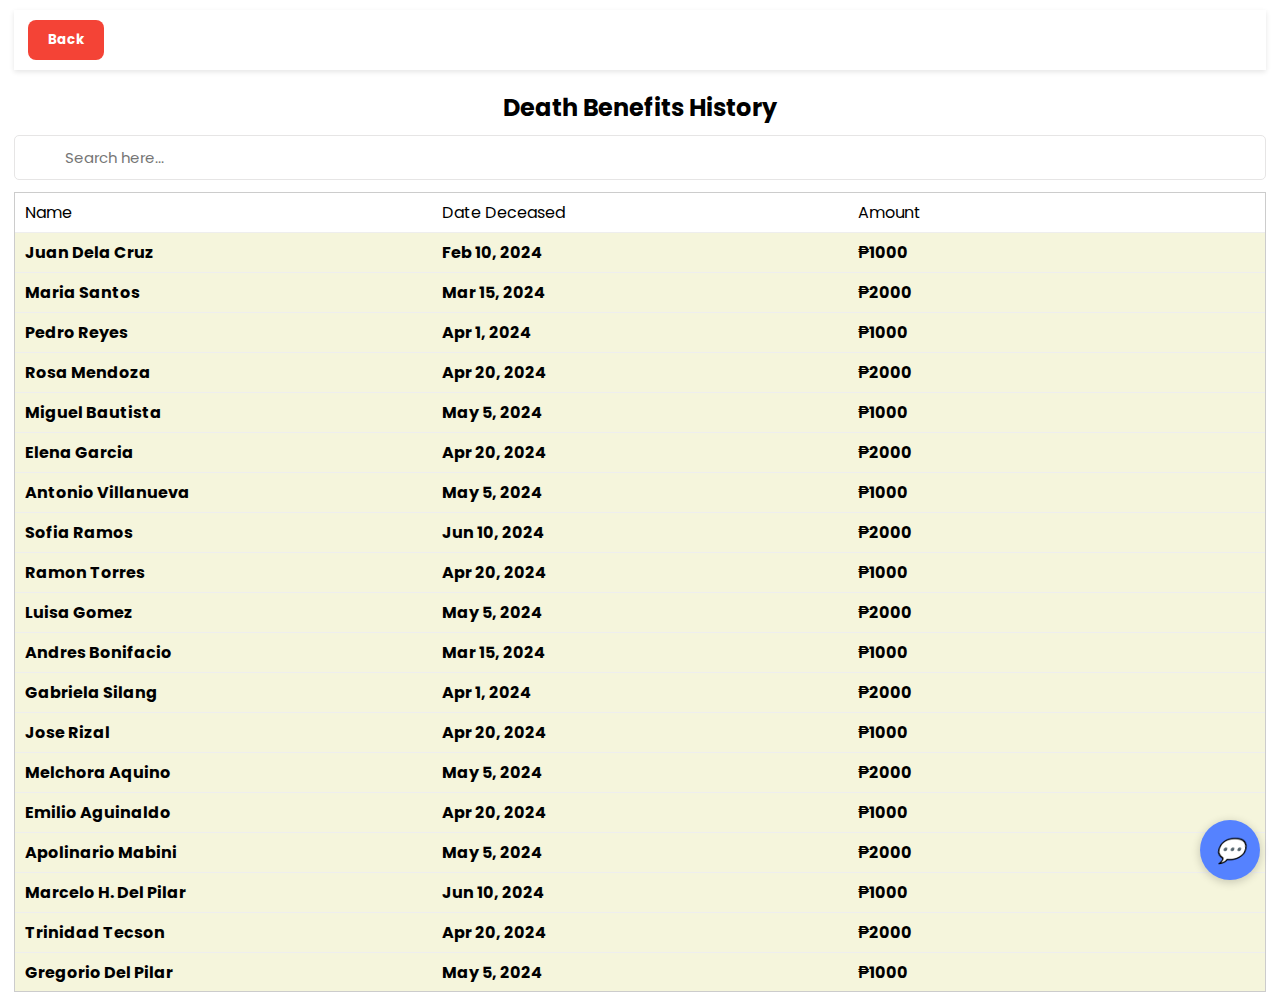
<file: pages/deathbenefitshistory.html>
<!DOCTYPE html>
<html lang="en">

<head>
  <meta charset="UTF-8" />
  <meta http-equiv="X-UA-Compatible" content="IE=edge" />
  <meta name="viewport" content="width=device-width, initial-scale=1.0" />
  
  <title>Senior Citizen</title>
  
  <link rel="stylesheet" href="../css/chatbot.css">
  <link href="https://fonts.googleapis.com/css2?family=Poppins:wght@200;300;400;500;600&display=swap" rel="stylesheet">
  <link rel="stylesheet" href="https://unicons.iconscout.com/release/v4.0.0/css/line.css">


  <style>
    * {
      margin: 0;
      padding: 0;
      box-sizing: border-box;
      font-family: 'Poppins', sans-serif;
    }

    :root {
      --primary-color: #0E4BF1;
      --panel-color: #FFF;
      --text-color: #000;
      --black-light-color: #000;
      --border-color: #e6e5e5;
      --toggle-color: #DDD;
      --box1-color: #4DA3FF;
      --box2-color: #FFE6AC;
      --box3-color: #E7D1FC;
      --title-icon-color: #fff;
      --tran-05: all 0.5s ease;
      --tran-03: all 0.3s ease;
    }

    body {
      min-height: 100vh;
      background-color: var(--primary-color);
    }

    body.dark {
      --primary-color: #3A3B3C;
      --panel-color: #242526;
      --text-color: #CCC;
      --black-light-color: #CCC;
      --border-color: #4D4C4C;
      --toggle-color: #FFF;
      --box1-color: #3A3B3C;
      --box2-color: #3A3B3C;
      --box3-color: #3A3B3C;
      --title-icon-color: #CCC;
    }

    .dashboard {
      position: relative;
      background-color: var(--panel-color);
      min-height: 100vh;
      padding: 10px 14px;
      
    }

   .top {
  position: sticky;
  top: 0;
  z-index: 1000;
  display: flex;
  justify-content: space-between;
  align-items: center;
  background-color: var(--panel-color, white);
  padding: 10px 14px;
  box-shadow: 0 2px 5px rgba(0, 0, 0, 0.1);
  width: 100%;
}

    .close-btn {
      margin-right:10px;
      padding: 10px 20px;
      background-color: #f44336;
      color: white;
      border: none;
      border-radius: 8px;
      font-weight: bold;
      cursor: pointer;
      transition: background 0.3s;
    }

    .close-btn:hover {
      background-color: #d32f2f;
    }

    .search-box {
      position: relative;
      height: 45px;
      width: 100%;
      max-width: 100%;
      margin: 0;
    }

    .search-box input {
      width: 100%;
      height: 100%;
      padding: 0 25px 0 50px;
      border: 1px solid var(--border-color);
      border-radius: 5px;
      background-color: var(--panel-color);
      color: var(--text-color);
      font-size: 15px;
      outline: none;
    }

    .search-box i {
      position: absolute;
      left: 15px;
      font-size: 22px;
      z-index: 10;
      top: 50%;
      transform: translateY(-50%);
      color: var(--black-light-color);
    }

    .overview .boxes {
      display: flex;
      flex-wrap: wrap;
      gap: 20px;
      margin-top: 20px;
    }

    .box {
      flex: 1 1 250px;
      padding: 20px;
      border-radius: 12px;
      background: var(--box1-color);
      box-shadow: 0 4px 12px rgba(0, 0, 0, 0.1);
      text-align: center;
      transition: transform 0.3s;
    }

    .box:hover {
      transform: translateY(-5px);
    }

 

    .container {
      background: white;
      padding: 60px;
      border-radius: 10px;
      box-shadow: 0 4px 10px rgba(0, 0, 0, 0.1);
      text-align: center;
      max-width: 400px;
      margin: 30px auto;
    }

 
    .box .number {
  display: block;
  font-size: 32px;
  font-weight: bold;
  color: #333;
}
  
  .dashboard .top .search-box{
    position: relative;
    height: 45px;
    max-width: 600px;
    width: 100%;
    margin: 0 30px;
}
.top .search-box input{
    position: absolute;
    border: 1px solid var(--border-color);
    background-color: var(--panel-color);
    padding: 0 25px 0 50px;
    border-radius: 5px;
    height: 100%;
    width: 100%;
    color: var(--text-color);
    font-size: 15px;
    font-weight: 400;
    outline: none;
}
.top .search-box i{
    position: absolute;
    left: 15px;
    font-size: 22px;
    z-index: 10;
    top: 50%;
    transform: translateY(-50%);
    color: var(--black-light-color);
}

  </style>
</head>

<body>
  <section class="dashboard">
  <div class="top">
    <button class="close-btn" id="cancel-btn">Back</button>
    
  </div>

  
        
        
        
       
  <style>
  
    .container {
      background: white;
      padding: 60px;
      border-radius: 10px;
      box-shadow: 0 4px 10px rgba(0, 0, 0, 0.1);
      text-align: center;
      max-width: 400px;
      width: 100%;
      display: flex;
      flex-direction: column;
      align-items: center;
      margin: 0 auto;
    }

    #reader {
      width: 300px;
      height: 300px;
    }

    #result {
      margin-top: 15px;
      font-size: 16px;
      color: green;
      word-wrap: break-word;
    }

    .year-box {
      background-color: white;
      padding: 30px 50px;
      border-radius: 15px;
      box-shadow: 0 8px 20px rgba(0, 0, 0, 0.1);
      font-size: 2rem;
      font-weight: bold;
      color: #1a73e8;
      text-align: center;
    }

    .activity-data-table {
      display: flex;
      flex-direction: row;
      max-height: 400px;
      overflow-y: scroll;
      border: 1px solid #ccc;
    }

    .data {
      display: flex;
      flex-direction: column;
      flex: 1;
    }

    .data-title {
      position: sticky;
      top: 0;
      background: white;
      font-weight: bold;
      padding: 8px;
      z-index: 1;
      border-bottom: 1px solid #ccc;
    }

    .data-list {
      padding: 8px;
      border-bottom: 1px solid #eee;
    }

    .activity-summary {
      display: flex;
      justify-content: space-between;
      margin-top: 20px;
      background-color: #f8f9fa;
      padding: 20px;
      border-radius: 10px;
      box-shadow: 0 4px 10px rgba(0, 0, 0, 0.1);
      font-size: 1.2rem;
      font-weight: bold;
    }

    .summary-item {
      flex: 1;
      text-align: center;
    }

    .summary-title {
      font-size: 1.1rem;
      color: #333;
    }

    .summary-value {
      font-size: 1.3rem;
      color: #1a73e8;
    }

    
.activity-data-table {
  max-height: 400px;
  overflow-y: auto;
  border: 1px solid #ccc;
  margin-top:12px;
}

.data-table-scroll {
  width: 100%;
}

.data-row.header {
  position: sticky;
  top: 0;
  background-color: white;
  z-index: 2;
  border-bottom: 2px solid #ccc;
  font-weight: bold;
  
}

.data-row {
  display: flex;
  border-bottom: 1px solid #eee;
}

.cell {
  flex: 1;
  padding: 10px;
}

hr {
  border: none;
  border-top: 3px solid black;
  margin-top:10px;
  margin-bottom:6px;

}
  .activity-data-table  {
      max-height:400px;
      overflow-y: auto;
      display: block;
      background-color: #f5f5dc;
  }


  .data-row {
    display: flex;
    border-bottom: 1px solid #ddd;
    height:40px;
  }

  .cell {
      flex: 1;
      padding: 8px;
      display: flex;
      align-items: center;
      padding:10px;
  }

  .header-row {
    position: sticky;
      top: 0;
      background-color: white;
      z-index: 2;
      border-bottom: 2px solid #aaa;
  }
  
  .meeting-box {
  background-color: #8098ff;
  padding: 20px;
  text-align: center;
  border-radius: 8px; 
  margin: 20px auto;
}



.activity-data-table {
  max-height: 800px;
  overflow-y: auto;
  border: 1px solid #ccc;
  margin-top:12px;
}

.data-table-scroll {
  width: 100%;
}

.data-row.header {
  position: sticky;
  top: 0;
  background-color: white;
  z-index: 2;
  border-bottom: 2px solid #ccc;
  font-weight: bold;
  
}

.data-row {
  display: flex;
  border-bottom: 1px solid #eee;
}

.cell {
  flex: 1;
  padding: 10px;
}
 .table-title {

      font-size: 24px;
      font-weight: bold;
      margin-top: 20px;
      margin-bottom: 10px;
      
    }
  </style>
</head>

<body>
  
  

      
      

   

<center>
  <div class="table-title">Death Benefits History</div> <!-- Added title here --></center>
  

<div class="search-box">
      <i class="uil uil-search"></i>
      <input type="text" id="search-input" placeholder="Search here..." oninput="filterTable()">
    </div>
      <div class="activity-data-table">
    <div class="data-row header-row">
          
          
          
         
          <div class="cell">Name</div>
          <div class="cell">Date Deceased</div>
          <div class ="cell">Amount</div>
        </div>
        <!-- Sample Data Rows -->
        <b>
        <div class="data-row">
      <div class="cell">Juan Dela Cruz</div>
      <div class="cell">Feb 10, 2024</div>
      <div class="cell">₱1000</div>
    </div>
    <div class="data-row">
      <div class="cell">Maria Santos</div>
      <div class="cell">Mar 15, 2024</div>
      <div class="cell">₱2000</div>
    </div>
    <div class="data-row">
      <div class="cell">Pedro Reyes</div>
      <div class="cell">Apr 1, 2024</div>
      <div class="cell">₱1000</div>
    </div>
    <div class="data-row">
      <div class="cell">Rosa Mendoza</div>
      <div class="cell">Apr 20, 2024</div>
      <div class="cell">₱2000</div>
    </div>
    <div class="data-row">
      <div class="cell">Miguel Bautista</div>
      <div class="cell">May 5, 2024</div>
      <div class="cell">₱1000</div>
    </div>
    <div class="data-row">
      <div class="cell">Elena Garcia</div>
      <div class="cell">Apr 20, 2024</div>
      <div class="cell">₱2000</div>
    </div>
    <div class="data-row">
      <div class="cell">Antonio Villanueva</div>
      <div class="cell">May 5, 2024</div>
      <div class="cell">₱1000</div>
    </div>
    <div class="data-row">
      <div class="cell">Sofia Ramos</div>
      <div class="cell">Jun 10, 2024</div>
      <div class="cell">₱2000</div>
    </div>
    <div class="data-row">
      <div class="cell">Ramon Torres</div>
      <div class="cell">Apr 20, 2024</div>
      <div class="cell">₱1000</div>
    </div>
    <div class="data-row">
      <div class="cell">Luisa Gomez</div>
      <div class="cell">May 5, 2024</div>
      <div class="cell">₱2000</div>
    </div>
      <div class="data-row">
      <div class="cell">Andres Bonifacio</div>
      <div class="cell">Mar 15, 2024</div>
      <div class="cell">₱1000</div>
    </div>
    <div class="data-row">
      <div class="cell">Gabriela Silang</div>
      <div class="cell">Apr 1, 2024</div>
      <div class="cell">₱2000</div>
    </div>
    <div class="data-row">
      <div class="cell">Jose Rizal</div>
      <div class="cell">Apr 20, 2024</div>
      <div class="cell">₱1000</div>
    </div>
    <div class="data-row">
      <div class="cell">Melchora Aquino</div>
      <div class="cell">May 5, 2024</div>
      <div class="cell">₱2000</div>
    </div>
    <div class="data-row">
      <div class="cell">Emilio Aguinaldo</div>
      <div class="cell">Apr 20, 2024</div>
      <div class="cell">₱1000</div>
    </div>
    <div class="data-row">
      <div class="cell">Apolinario Mabini</div>
      <div class="cell">May 5, 2024</div>
      <div class="cell">₱2000</div>
    </div>
    <div class="data-row">
      <div class="cell">Marcelo H. Del Pilar</div>
      <div class="cell">Jun 10, 2024</div>
      <div class="cell">₱1000</div>
    </div>
    <div class="data-row">
      <div class="cell">Trinidad Tecson</div>
      <div class="cell">Apr 20, 2024</div>
      <div class="cell">₱2000</div>
    </div>
    <div class="data-row">
      <div class="cell">Gregorio Del Pilar</div>
      <div class="cell">May 5, 2024</div>
      <div class="cell">₱1000</div>
    </div>
  <div class="data-row">
      <div class="cell">Manuel L. Quezon</div>
      <div class="cell">Mar 15, 2024</div>
      <div class="cell">₱2000</div>
    </div>
    <div class="data-row">
      <div class="cell">Sergio Osmena</div>
      <div class="cell">Apr 1, 2024</div>
      <div class="cell">₱1000</div>
    </div>
    <div class="data-row">
      <div class="cell">Fernando Amorsolo</div>
      <div class="cell">Apr 20, 2024</div>
      <div class="cell">₱2000</div>
    </div>
    <div class="data-row">
      <div class="cell">Corazon Aquino</div>
      <div class="cell">May 5, 2024</div>
      <div class="cell">₱1000</div>
    </div>
    <div class="data-row">
      <div class="cell">Benigno Aquino</div>
      <div class="cell">Apr 20, 2024</div>
      <div class="cell">₱2000</div>
    </div>
    <div class="data-row">
      <div class="cell">Rodrigo Duterte</div>
      <div class="cell">May 5, 2024</div>
      <div class="cell">₱1000</div>
    </div>
    <div class="data-row">
      <div class="cell">Leni Robredo</div>
      <div class="cell">Jun 10, 2024</div>
      <div class="cell">₱2000</div>
    </div>
    <div class="data-row">
      <div class="cell">Manny Pacquiao</div>
      <div class="cell">Apr 20, 2024</div>
      <div class="cell">₱1000</div>
    </div>
    <div class="data-row">
      <div class="cell">Lea Salonga</div>
      <div class="cell">May 5, 2024</div>
      <div class="cell">₱2000</div>
    </div>
  <div class="data-row">
      <div class="cell">Isagani Cruz</div>
      <div class="cell">Mar 15, 2024</div>
      <div class="cell">₱1000</div>
    </div>
    <div class="data-row">
      <div class="cell">Mariano Ponce</div>
      <div class="cell">Apr 1, 2024</div>
      <div class="cell">₱2000</div>
    </div>
    <div class="data-row">
      <div class="cell">Graciano Lopez Jaena</div>
      <div class="cell">Apr 20, 2024</div>
      <div class="cell">₱1000</div>
    </div>
    <div class="data-row">
      <div class="cell">Maximo Viola</div>
      <div class="cell">May 5, 2024</div>
      <div class="cell">₱2000</div>
    </div>
    <div class="data-row">
      <div class="cell">Paz Marquez Benitez</div>
      <div class="cell">Apr 20, 2024</div>
      <div class="cell">₱1000</div>
    </div>
    <div class="data-row">
      <div class="cell">Carlos P. Romulo</div>
      <div class="cell">May 5, 2024</div>
      <div class="cell">₱2000</div>
    </div>
    <div class="data-row">
      <div class="cell">Nick Joaquin</div>
      <div class="cell">Jun 10, 2024</div>
      <div class="cell">₱1000</div>
    </div>
    <div class="data-row">
      <div class="cell">F. Sionil Jose</div>
      <div class="cell">Apr 20, 2024</div>
      <div class="cell">₱2000</div>
    </div>
    <div class="data-row">
      <div class="cell">Bienvenido Lumbera</div>
      <div class="cell">May 5, 2024</div>
      <div class="cell">₱1000</div>
    </div>
  <div class="data-row">
      <div class="cell">Rolando Tinio</div>
      <div class="cell">Mar 15, 2024</div>
      <div class="cell">₱2000</div>
    </div>
    <div class="data-row">
      <div class="cell">Alejandro Roces</div>
      <div class="cell">Apr 1, 2024</div>
      <div class="cell">₱1000</div>
    </div>
    <div class="data-row">
      <div class="cell">Virgilio Almario</div>
      <div class="cell">Apr 20, 2024</div>
      <div class="cell">₱2000</div>
    </div>
    <div class="data-row">
      <div class="cell">Ricardo Manapat</div>
      <div class="cell">May 5, 2024</div>
      <div class="cell">₱1000</div>
    </div>
    <div class="data-row">
      <div class="cell">Ramon Magsaysay</div>
      <div class="cell">Apr 20, 2024</div>
      <div class="cell">₱2000</div>
    </div>
    <div class="data-row">
      <div class="cell">Arsenio Lacson</div>
      <div class="cell">May 5, 2024</div>
      <div class="cell">₱1000</div>
    </div>
    <div class="data-row">
      <div class="cell">Ramon Avancena</div>
      <div class="cell">Jun 10, 2024</div>
      <div class="cell">₱2000</div>
    </div>
    <div class="data-row">
      <div class="cell">Claro M. Recto</div>
      <div class="cell">Apr 20, 2024</div>
      <div class="cell">₱1000</div>
    </div>
    <div class="data-row">
      <div class="cell">Lorenzo Tanada</div>
      <div class="cell">May 5, 2024</div>
      <div class="cell">₱2000</div>
    </div>
  <div class="data-row">
      <div class="cell">Jose P. Laurel</div>
      <div class="cell">Mar 15, 2024</div>
      <div class="cell">₱1000</div>
    </div>
    <div class="data-row">
      <div class="cell">Ferdinand Marcos</div>
      <div class="cell">Apr 1, 2024</div>
      <div class="cell">₱2000</div>
    </div>
    <div class="data-row">
      <div class="cell">Diosdado Macapagal</div>
      <div class="cell">Apr 20, 2024</div>
      <div class="cell">₱1000</div>
    </div>
    <div class="data-row">
      <div class="cell">Ninoy Aquino</div>
      <div class="cell">May 5, 2024</div>
      <div class="cell">₱2000</div>
    </div>
    <div class="data-row">
      <div class="cell">Lapu-Lapu</div>
      <div class="cell">Apr 20, 2024</div>
      <div class="cell">₱1000</div>
    </div>
    <div class="data-row">
      <div class="cell">Fernando Poe Jr.</div>
      <div class="cell">May 5, 2024</div>
      <div class="cell">₱2000</div>
    </div>
    <div class="data-row">
      <div class="cell">Miriam Santiago</div>
      <div class="cell">Jun 10, 2024</div>
      <div class="cell">₱1000</div>
    </div>
    <div class="data-row">
      <div class="cell">Gloria Macapagal</div>
      <div class="cell">Apr 20, 2024</div>
      <div class="cell">₱2000</div>
    </div>
    <div class="data-row">
      <div class="cell">Nora Aunor</div>
      <div class="cell">May 5, 2024</div>
      <div class="cell">₱1000</div>
    </div>
  <div class="data-row">
      <div class="cell">Vilma Santos</div>
      <div class="cell">Mar 15, 2024</div>
      <div class="cell">₱2000</div>
    </div>
    <div class="data-row">
      <div class="cell">Sharon Cuneta</div>
      <div class="cell">Apr 1, 2024</div>
      <div class="cell">₱1000</div>
    </div>
    <div class="data-row">
      <div class="cell">Pia Wurtzbach</div>
      <div class="cell">Apr 20, 2024</div>
      <div class="cell">₱2000</div>
    </div>
    <div class="data-row">
      <div class="cell">Catriona Gray</div>
      <div class="cell">May 5, 2024</div>
      <div class="cell">₱1000</div>
    </div>
    <div class="data-row">
      <div class="cell">Willie Revillame</div>
      <div class="cell">Apr 20, 2024</div>
      <div class="cell">₱2000</div>
    </div>
    <div class="data-row">
      <div class="cell">Vice Ganda</div>
      <div class="cell">May 5, 2024</div>
      <div class="cell">₱1000</div>
    </div>
    <div class="data-row">
      <div class="cell">Coco Martin</div>
      <div class="cell">Jun 10, 2024</div>
      <div class="cell">₱2000</div>
    </div>
    <div class="data-row">
      <div class="cell">Anne Curtis</div>
      <div class="cell">Apr 20, 2024</div>
      <div class="cell">₱1000</div>
    </div>
    <div class="data-row">
      <div class="cell">Angel Locsin</div>
      <div class="cell">May 5, 2024</div>
      <div class="cell">₱2000</div>
    </div>
    </b>


    
  </div>
    </section> 
 <script>
      
  document.getElementById("cancel-btn").addEventListener("click", () => {
  window.history.back();
});


   
</script>


<script>
function filterTable() {
  const input = document.getElementById("search-input");
  const filter = input.value.toLowerCase();
  const rows = document.querySelectorAll(".activity-data-table .data-row");

  rows.forEach((row, index) => {
    if (index === 0) return; // Skip the header row

    const cells = row.querySelectorAll(".cell");
    let textContent = "";
    cells.forEach(cell => {
      textContent += cell.textContent.toLowerCase() + " ";
    });

    if (textContent.includes(filter)) {
      row.style.display = "";
    } else {
      row.style.display = "none";
    }
  });
}
</script>



<!-- Chat Widget -->
<div class="chat-widget" id="chat-widget">
    <div class="chat-bubble" id="chat-bubble">
        <i>💬</i>
    </div>
    
    <div class="chat-container" id="chat-container">
        <div class="chat-header">
            <div class="chat-title">
                <span class="status-indicator"></span>
                AI Assistant
            </div>
            <div class="chat-close" id="chat-close">×</div>
        </div>
        
        <div class="chat-messages" id="chat-messages">
            <div class="message-container bot-container">
                <div class="message bot-message">
                    Maayong adlaw! Ako imong AI assistant. Unsay akong ikatabang nimo karon?
                </div>
                <span class="timestamp">Now</span>
            </div>
            
            <div class="typing-indicator" id="typing-indicator">
                <div class="typing-bubble"></div>
                <div class="typing-bubble"></div>
                <div class="typing-bubble"></div>
            </div>
        </div>
        
        <div class="chat-input">
            <textarea class="chat-input-field" id="chat-input-field" placeholder="I-type imong mensahe..." rows="1"></textarea>
            <button class="chat-send-btn" id="chat-send-btn">➤</button>
        </div>
    </div>
</div>

    
 
 
 <script src="../js/chatbot.js"></script>
   
</body>

</html>
</file>
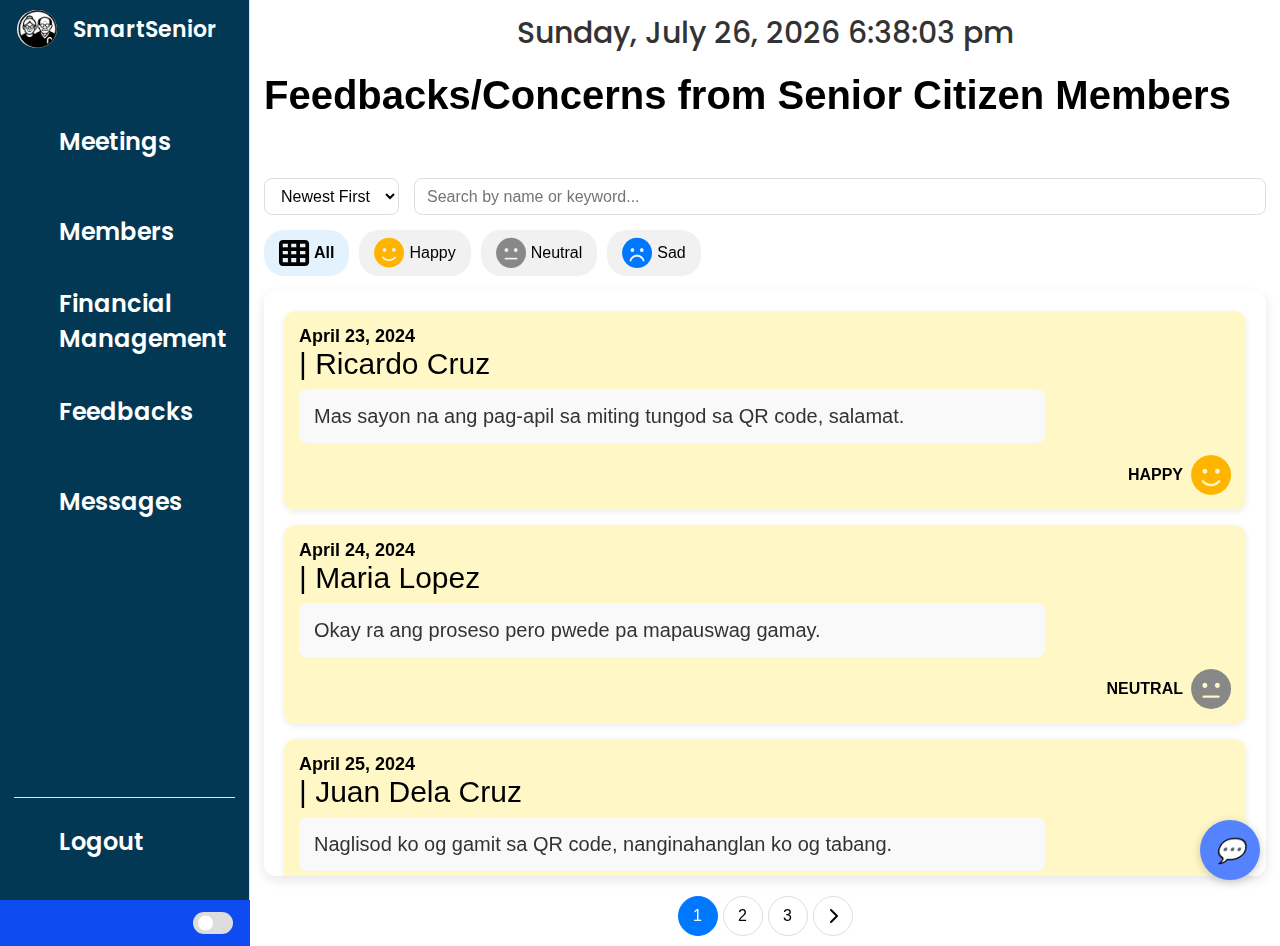
<file: pages/feedbacks.html>
<!DOCTYPE html>

<html lang="en">
<head>
    <meta charset="UTF-8">
    <meta http-equiv="X-UA-Compatible" content="IE=edge">
    <meta name="viewport" content="width=device-width, initial-scale=1.0">
    
    <!----======== CSS ======== -->
    <link rel="stylesheet" href="../css/style.css">
    <link rel="stylesheet" href="../css/chatbot.css">
     
    <!----===== Iconscout CSS ===== -->
    <link rel="stylesheet" href="https://unicons.iconscout.com/release/v4.0.0/css/line.css">

    <title>Senior Citizen </title> 
</head>
<body>
    <nav>
        <div class="logo-name">
            <div class="logo-image">
                <img src="../img/logo.jpg" alt="">
            </div>

            <span class="logo_name">SmartSenior
            </span>
        </div>

        <div class="menu-items">
            <ul class="nav-links">
                <li><a href="index.html">
                    <i class="uil uil-estate"></i>
                    <span class="link-name">Meetings</span>
                </a></li>
                <li><a href="members.html">
              <i class="uil uil-users-alt"></i>
                    <span class="link-name">Members</span>
                </a></li>
                <li><a href="financialmanagement.html">
                    <i class="uil uil-chart"></i>
                    <span class="link-name">Financial Management </span>
                </a></li>
                <li><a href="#">
                    <i class="uil uil-thumbs-up"></i>
                    <span class="link-name">Feedbacks</span>
                </a></li>
                <li><a href="messages.html">
                    <i class="uil uil-comments"></i>
                    <span class="link-name">Messages</span>
                </a></li>
         
            </ul>
            
            <ul class="logout-mode">
                <li><a href="#">
                    <i class="uil uil-signout"></i>
                    <span class="link-name">Logout</span>
                </a></li>

                

                <div class="mode-toggle">
                  <span class="switch"></span>
                </div>
            </li>
            </ul>
        </div>
    </nav>

    <section class="dashboard">
        <div class="top">
            <i class="uil uil-bars sidebar-toggle"></i>
            <div id="current-date" class="current-date"></div>
            









            
        </div>
        
        
        
        
        
               <style>
           
          
           

.overview .boxes {
  display: flex;
  flex-wrap: wrap;
  gap: 20px;
  justify-content: space-between;
}

.box {
  flex: 1 1 250px;
  padding: 20px;
  border-radius: 12px;
  box-shadow: 0 4px 12px rgba(0, 0, 0, 0.1);
  text-align: center;
  background: #f5f5f5;
  transition: transform 0.3s;
}

.box:hover {
  transform: translateY(-5px);
}





           
           
       </style>
       
       
        
        
            
            
            
            <hr>
            

  <style>
    
    .sc-feedback-system * {
      box-sizing: border-box;
      font-family: 'Segoe UI', Tahoma, Geneva, Verdana, sans-serif;
    }

    
    
    .sc-feedback-system .header-section {
      display: flex;
      justify-content: space-between;
      align-items: center;
      margin-top: 30px;
      flex-wrap: wrap;
      gap: 15px;
    }

    .sc-feedback-system .main-header {
      font-size: clamp(1.2rem, 5vw, 2.5rem);
      text-align: center;
      word-break: break-word;
      margin: 0.5em 0;
    }

    @media (max-width: 400px) {
      .sc-feedback-system .main-header {
        padding: 0 1rem;
      }
    }

    .controls{
       margin-top: 40px;
        
    }
    .sc-feedback-system .controls {
      display: flex;
      gap: 15px;
      flex-wrap: wrap;
      width: 100%;
      margin-bottom: 15px;
    }

    .sc-feedback-system .filter-dropdown, 
    .sc-feedback-system .search-box {
      padding: 8px 12px;
      border-radius: 8px;
      border: 1px solid #ddd;
      font-size: 16px;
      background-color: white;
    }

    .sc-feedback-system .search-box {
      flex-grow: 1;
    }

    .sc-feedback-system .mood-filter {
      display: flex;
      gap: 10px;
      margin-bottom: 15px;
      flex-wrap: wrap;
    }

    .sc-feedback-system .mood-btn {
      display: flex;
      align-items: center;
      gap: 5px;
      padding: 8px 15px;
      border-radius: 20px;
      border: none;
      background-color: #f1f1f1;
      cursor: pointer;
      transition: all 0.3s ease;
    }

    .sc-feedback-system .mood-btn.active {
      background-color: #e3f2fd;
      font-weight: bold;
    }

    .sc-feedback-system .mood-btn:hover {
      background-color: #e3e3e3;
    }

    .sc-feedback-system .mood-btn i {
      font-size: 30px;
    }

    .sc-feedback-system .happy-btn i {
      color: #ffb400;
    }

    .sc-feedback-system .neutral-btn i {
      color: #888888;
    }

    .sc-feedback-system .sad-btn i {
      color: #0077ff;
    }

    .sc-feedback-system .feedback-list {
      background: #fff;
      border-radius: 12px;
      padding: 20px;
      height: 65vh;
      overflow-y: auto;
      box-shadow: 0 4px 12px rgba(0,0,0,0.1);
      margin-bottom: 15px;
    }

    .sc-feedback-system .feedback-card {
      background-color: #fff8c6;
      border-radius: 12px;
      padding: 15px;
      margin-bottom: 15px;
      text-align: left;
      box-shadow: 0 2px 6px rgba(0,0,0,0.08);
      transition: transform 0.2s ease;
      position: relative;
    }

    .sc-feedback-system .feedback-card:hover {
      transform: translateY(-3px);
      box-shadow: 0 4px 8px rgba(0,0,0,0.12);
    }

    .sc-feedback-system .date{
      font-size: 18px;
      margin-bottom: 8px;
      color: #555;
    }

    .sc-feedback-system .date strong {
      color: #000000;
    }
    
    .sc-feedback-system .name{
      font-size: 30px;
      margin-bottom: 8px;
      color: #000000;
    }

    .sc-feedback-system .message {
      background-color: #f9f9f9;
      padding: 12px 15px;
      border-radius: 8px;
      margin-bottom: 12px;
      font-size: 20px;
      line-height: 1.5;
      color: #333;
      font-weight: 500;
    }

    .sc-feedback-system .mood {
      display: flex;
      justify-content: flex-end;
      align-items: center;
      gap: 8px;
      font-size: 16px;
      font-weight: bold;
    }

    .sc-feedback-system .mood i {
      font-size: 40px;
    }

    .sc-feedback-system .happy i {
      color: #ffb400;
    }

    .sc-feedback-system .neutral i {
      color: #888888;
    }

    .sc-feedback-system .sad i {
      color: #0077ff;
    }

    .sc-feedback-system .pagination {
      display: flex;
      justify-content: center;
      gap: 5px;
      margin-top: 20px;
    }

    .sc-feedback-system .page-btn {
      width: 40px;
      height: 40px;
      display: flex;
      align-items: center;
      justify-content: center;
      border-radius: 50%;
      background-color: white;
      border: 1px solid #ddd;
      cursor: pointer;
    }

    .sc-feedback-system .page-btn.active {
      background-color: #0077ff;
      color: white;
      border-color: #0077ff;
    }

    .sc-feedback-system .page-btn:not(.active):hover {
      background-color: #f1f1f1;
    }

    .sc-feedback-system .empty-state {
      text-align: center;
      padding: 40px 0;
      color: #888;
    }

    .sc-feedback-system .empty-state i {
      font-size: 48px;
      margin-bottom: 15px;
      color: #ccc;
    }

    .sc-feedback-system .action-buttons {
      position: absolute;
      top: 12px;
      right: 12px;
      display: flex;
      gap: 5px;
    }

    .sc-feedback-system .action-btn {
      width: 30px;
      height: 30px;
      border-radius: 50%;
      display: flex;
      align-items: center;
      justify-content: center;
      cursor: pointer;
      background-color: rgba(255, 255, 255, 0.7);
      transition: all 0.2s ease;
    }

    .sc-feedback-system .action-btn:hover {
      background-color: rgba(255, 255, 255, 1);
    }

    .sc-feedback-system .action-btn.edit:hover {
      color: #0077ff;
    }

    .sc-feedback-system .action-btn.delete:hover {
      color: #ff3b30;
    }

    .sc-feedback-system .loading {
      text-align: center;
      padding: 40px 0;
    }

    .sc-feedback-system .spinner {
      border: 4px solid rgba(0, 0, 0, 0.1);
      width: 36px;
      height: 36px;
      border-radius: 50%;
      border-left-color: #0077ff;
      animation: sc-feedback-spin 1s linear infinite;
      margin: 0 auto 15px;
    }

    @keyframes sc-feedback-spin {
      0% { transform: rotate(0deg); }
      100% { transform: rotate(360deg); }
    }

    .sc-feedback-system .form-container {
      background-color: white;
      border-radius: 12px;
      padding: 20px;
      margin-bottom: 20px;
      box-shadow: 0 4px 12px rgba(0,0,0,0.1);
    }

    .sc-feedback-system .form-title {
      font-size: 20px;
      font-weight: bold;
      margin-bottom: 20px;
      color: #2c3e50;
    }

    .sc-feedback-system .form-group {
      margin-bottom: 15px;
    }

    .sc-feedback-system .form-label {
      display: block;
      margin-bottom: 5px;
      font-weight: 500;
      color: #555;
    }

    .sc-feedback-system .form-input, 
    .sc-feedback-system .form-textarea, 
    .sc-feedback-system .form-select {
      width: 100%;
      padding: 10px 12px;
      border-radius: 8px;
      border: 1px solid #ddd;
      font-size: 16px;
    }

    .sc-feedback-system .form-textarea {
      min-height: 120px;
      resize: vertical;
    }

    .sc-feedback-system .mood-selector {
      display: flex;
      gap: 15px;
      margin-top: 5px;
      flex-wrap: wrap;
    }

    .sc-feedback-system .mood-option {
      display: flex;
      flex-direction: column;
      align-items: center;
      cursor: pointer;
      opacity: 0.5;
      transition: all 0.2s ease;
    }

    .sc-feedback-system .mood-option.selected {
      opacity: 1;
    }

    .sc-feedback-system .mood-option i {
      font-size: 30px;
      margin-bottom: 5px;
    }

    .sc-feedback-system .submit-btn {
      background-color: #0077ff;
      color: white;
      border: none;
      padding: 12px 20px;
      border-radius: 8px;
      font-size: 16px;
      font-weight: 500;
      cursor: pointer;
      transition: background-color 0.2s ease;
    }

    .sc-feedback-system .submit-btn:hover {
      background-color: #0066dd;
    }

    .sc-feedback-system .cancel-btn {
      background-color: #f1f1f1;
      color: #333;
      border: none;
      padding: 12px 20px;
      border-radius: 8px;
      font-size: 16px;
      font-weight: 500;
      cursor: pointer;
      margin-right: 10px;
      transition: background-color 0.2s ease;
    }

    .sc-feedback-system .cancel-btn:hover {
      background-color: #e3e3e3;
    }

    .sc-feedback-system .button-container {
      display: flex;
      justify-content: flex-end;
      margin-top: 20px;
    }

    .sc-feedback-system .add-feedback-btn {
      background-color: #0077ff;
      color: white;
      border: none;
      padding: 10px 20px;
      border-radius: 8px;
      font-size: 16px;
      font-weight: 500;
      cursor: pointer;
      display: flex;
      align-items: center;
      gap: 8px;
      transition: background-color 0.2s ease;
    }

    .sc-feedback-system .add-feedback-btn:hover {
      background-color: #0066dd;
    }

    /* Responsive design */
    @media screen and (max-width: 768px) {
      .sc-feedback-system .header-section {
        flex-direction: column;
        align-items: flex-start;
      }
      
      .sc-feedback-system .add-feedback-btn {
        width: 100%;
        justify-content: center;
      }
      
      .sc-feedback-system .controls {
        flex-direction: column;
      }
      
      .sc-feedback-system .filter-dropdown, 
      .sc-feedback-system .search-box {
        width: 100%;
      }
      
      .sc-feedback-system .feedback-list {
        height: 60vh;
      }
      
      .sc-feedback-system .mood-filter {
        justify-content: space-between;
      }
      
      .sc-feedback-system .mood-btn {
        flex: 1;
        justify-content: center;
        padding: 8px 5px;
      }
    }

    @media screen and (max-width: 480px) {
      .sc-feedback-system .main-header {
        font-size: 20px;
      }
      
      .sc-feedback-system .feedback-card {
        padding: 12px;
      }
      
      .sc-feedback-system .message {
        font-size: 23px;
      }
      
      .sc-feedback-system .mood-option {
        padding: 5px;
      }
      
      .sc-feedback-system .form-container {
        padding: 15px;
      }
      
      .sc-feedback-system .button-container {
        flex-direction: column;
        gap: 10px;
      }
      
      .sc-feedback-system .cancel-btn, 
      .sc-feedback-system .submit-btn {
        width: 100%;
        margin: 0;
      }
    }
  </style>
 
  <link rel="stylesheet" href="https://cdnjs.cloudflare.com/ajax/libs/font-awesome/6.0.0/css/all.min.css">
</head>
<body>

<!-- Main container with scoped class -->
<div class="sc-feedback-system">
  <div class="header-section">
    <h1 class="main-header">Feedbacks/Concerns from Senior Citizen Members</h1>
    
  </div>

<!-- Form container - hidden by default -->
  <div class="form-container" id="formContainer" style="display:none;">
    <h2 class="form-title">Add New Feedback</h2>
    <form id="feedbackForm">
      <div class="form-group">
        <label class="form-label">Full Name</label>
        <input type="text" class="form-input" id="nameInput" required>
      </div>
      <div class="form-group">
        <label class="form-label">Feedback/Concern</label>
        <textarea class="form-textarea" id="messageInput" required></textarea>
      </div>
      <div class="form-group">
        <label class="form-label">How do you feel?</label>
        <div class="mood-selector">
          <div class="mood-option" data-mood="happy">
            <i class="fas fa-smile" style="color: #ffb400;"></i>
            <span>Happy</span>
          </div>
          <div class="mood-option" data-mood="neutral">
            <i class="fas fa-meh" style="color: #888888;"></i>
            <span>Neutral</span>
          </div>
          <div class="mood-option" data-mood="sad">
            <i class="fas fa-frown" style="color: #0077ff;"></i>
            <span>Sad</span>
          </div>
        </div>
        <input type="hidden" id="moodInput" value="neutral">
      </div>
      <div class="button-container">
        <button type="button" class="cancel-btn" id="cancelBtn">Cancel</button>
        <button type="submit" class="submit-btn">Submit Feedback</button>
      </div>
    </form>
  </div>

  <div class="controls">
    <select class="filter-dropdown" id="sortFilter">
      <option value="newest">Newest First</option>
      <option value="oldest">Oldest First</option>
      <option value="nameAsc">Name (A-Z)</option>
      <option value="nameDesc">Name (Z-A)</option>
    </select>
    <input type="text" class="search-box" id="searchInput" placeholder="Search by name or keyword...">
  </div>

  <div class="mood-filter">
    <button class="mood-btn active" data-filter="all">
      <i class="fas fa-th"></i> All
    </button>
    <button class="mood-btn happy-btn" data-filter="happy">
      <i class="fas fa-smile"></i> Happy
    </button>
    <button class="mood-btn neutral-btn" data-filter="neutral">
      <i class="fas fa-meh"></i> Neutral
    </button>
    <button class="mood-btn sad-btn" data-filter="sad">
      <i class="fas fa-frown"></i> Sad
    </button>
  </div>

  <div class="feedback-list" id="feedbackList">
    <!-- Feedback cards will be generated here -->
  </div>

  <div class="pagination" id="pagination">
    <!-- Pagination buttons will be generated here -->
  </div>
</div>

<script>

  (function() {
    const feedbackData = [
      {
        id: 1,
        date: "April 23, 2024",
        name: "Ricardo Cruz",
        message: "Mas sayon na ang pag-apil sa miting tungod sa QR code, salamat.",
        mood: "happy"
      },
      {
        id: 2,
        date: "April 24, 2024",
        name: "Maria Lopez",
        message: "Okay ra ang proseso pero pwede pa mapauswag gamay.",
        mood: "neutral"
      },
      {
        id: 3,
        date: "April 25, 2024",
        name: "Juan Dela Cruz",
        message: "Naglisod ko og gamit sa QR code, nanginahanglan ko og tabang.",
        mood: "sad"
      },
      {
        id: 4,
        date: "April 26, 2024",
        name: "Elena Reyes",
        message: "Nakadawat ko sa akong pension sa saktong panahon, salamat kaayo.",
        mood: "happy"
      },
      {
        id: 5,
        date: "April 27, 2024",
        name: "Pedro Santos",
        message: "Ang mga staff kay maabiabihon kaayo. Nalipay ko sa ilang pagtabang.",
        mood: "happy"
      },
      {
        id: 6,
        date: "April 28, 2024",
        name: "Lucia Garcia",
        message: "Dugay kaayo ang pila sa rehistrasyon, pwede ba ni mapalambo?",
        mood: "neutral"
      },
      {
        id: 7,
        date: "April 29, 2024",
        name: "Carlos Lim",
        message: "Wala ko kasabot sa mga instruksiyon sa form, kinahanglan mas klaro.",
        mood: "sad"
      },
      {
        id: 8,
        date: "April 30, 2024",
        name: "Rosario Tan",
        message: "Nalipay ko sa bag-ong programa para sa senior citizens, salamat.",
        mood: "happy"
      },
      {
        id: 9,
        date: "May 1, 2024",
        name: "Antonio Flores",
        message: "Lab you",
        mood: "happy"
      },
      {
        id: 10,
        date: "May 2, 2024",
        name: "Carmen Bautista",
        message: "Gusto ko magpasalamat sa inyong paningkamot, pero naa pay mga butang nga mapalambo.",
        mood: "neutral"
      },
      {
        id: 11,
        date: "May 3, 2024",
        name: "Roberto Diaz",
        message: "Ang online registration kay dako kaayong tabang para nako nga dili na kinahanglan moadto sa opisina.",
        mood: "happy"
      },
      {
        id: 12,
        date: "May 4, 2024",
        name: "Teresita Reyes",
        message: "Naglisod ko og access sa website gamit ang akong karaang cellphone.",
        mood: "sad"
      }
    ];

    const feedbackList = document.getElementById('feedbackList');
    const pagination = document.getElementById('pagination');
    const searchInput = document.getElementById('searchInput');
    const sortFilter = document.getElementById('sortFilter');
    const moodButtons = document.querySelectorAll('.mood-btn');
    const formContainer = document.getElementById('formContainer');

    const cancelBtn = document.getElementById('cancelBtn');
    const feedbackForm = document.getElementById('feedbackForm');
    const moodOptions = document.querySelectorAll('.mood-option');

    let currentPage = 1;
    const itemsPerPage = 5;
    let currentFilter = 'all';
    let searchTerm = '';
    let sortBy = 'newest';
    let editingId = null;

   

    cancelBtn.addEventListener('click', () => {
      formContainer.style.display = 'none';
      editingId = null;
    });

    moodOptions.forEach(option => {
      option.addEventListener('click', () => {
        moodOptions.forEach(opt => opt.classList.remove('selected'));
        option.classList.add('selected');
        document.getElementById('moodInput').value = option.dataset.mood;
      });
    });

    feedbackForm.addEventListener('submit', (e) => {
      e.preventDefault();

      const name = document.getElementById('nameInput').value;
      const message = document.getElementById('messageInput').value;
      const mood = document.getElementById('moodInput').value;
      const currentDate = new Date();
      const formattedDate = `${currentDate.toLocaleString('default', { month: 'long' })} ${currentDate.getDate()}, ${currentDate.getFullYear()}`;

      const newFeedback = {
        id: editingId || feedbackData.length + 1,
        date: formattedDate,
        name: name,
        message: message,
        mood: mood
      };

      if (editingId) {
        const index = feedbackData.findIndex(item => item.id === editingId);
        if (index !== -1) {
          feedbackData[index] = newFeedback;
        }
        editingId = null;
      } else {
        feedbackData.unshift(newFeedback);
      }

      formContainer.style.display = 'none';
      renderFeedbacks();
    });

    moodButtons.forEach(button => {
      button.addEventListener('click', () => {
        moodButtons.forEach(btn => btn.classList.remove('active'));
        button.classList.add('active');
        currentFilter = button.dataset.filter;
        currentPage = 1;
        renderFeedbacks();
      });
    });

    searchInput.addEventListener('input', () => {
      searchTerm = searchInput.value.toLowerCase();
      currentPage = 1;
      renderFeedbacks();
    });

    sortFilter.addEventListener('change', () => {
      sortBy = sortFilter.value;
      renderFeedbacks();
    });

    function editFeedback(id) {
      const feedback = feedbackData.find(item => item.id === id);
      if (feedback) {
        document.getElementById('nameInput').value = feedback.name;
        document.getElementById('messageInput').value = feedback.message;

        moodOptions.forEach(option => {
          option.classList.remove('selected');
          if (option.dataset.mood === feedback.mood) {
            option.classList.add('selected');
            document.getElementById('moodInput').value = feedback.mood;
          }
        });

        editingId = id;
        formContainer.style.display = 'block';
        formContainer.scrollIntoView({ behavior: 'smooth' });
      }
    }

    function deleteFeedback(id) {
      if (confirm('Are you sure you want to delete this feedback?')) {
        const index = feedbackData.findIndex(item => item.id === id);
        if (index !== -1) {
          feedbackData.splice(index, 1);
          renderFeedbacks();
        }
      }
    }

    function resetForm() {
      document.getElementById('nameInput').value = '';
      document.getElementById('messageInput').value = '';

      moodOptions.forEach(option => option.classList.remove('selected'));
      const neutralOption = document.querySelector('.mood-option[data-mood="neutral"]');
      if (neutralOption) {
        neutralOption.classList.add('selected');
        document.getElementById('moodInput').value = 'neutral';
      }

      editingId = null;
    }

    function renderFeedbacks() {
      let filteredData = feedbackData;

      if (currentFilter !== 'all') {
        filteredData = filteredData.filter(item => item.mood === currentFilter);
      }

      if (searchTerm) {
        filteredData = filteredData.filter(item => 
          item.name.toLowerCase().includes(searchTerm) || 
          item.message.toLowerCase().includes(searchTerm)
        );
      }

      switch(sortBy) {
        case 'newest':
          break;
        case 'oldest':
          filteredData = [...filteredData].reverse();
          break;
        case 'nameAsc':
          filteredData = [...filteredData].sort((a, b) => a.name.localeCompare(b.name));
          break;
        case 'nameDesc':
          filteredData = [...filteredData].sort((a, b) => b.name.localeCompare(a.name));
          break;
      }

      const totalPages = Math.ceil(filteredData.length / itemsPerPage);
      const startIndex = (currentPage - 1) * itemsPerPage;
      const paginatedData = filteredData.slice(startIndex, startIndex + itemsPerPage);

      feedbackList.innerHTML = '';

      if (paginatedData.length === 0) {
        feedbackList.innerHTML = `
          <div class="empty-state">
            <i class="fas fa-search"></i>
            <p>No feedbacks found</p>
          </div>
        `;
        pagination.innerHTML = '';
        return;
      }

      paginatedData.forEach(item => {
        const feedbackCard = document.createElement('div');
        feedbackCard.className = 'feedback-card';

        feedbackCard.innerHTML = `
          <div class="date"><strong>${item.date}</strong>
          <div class="name">| ${item.name} </div></div>
          <div class="message">${item.message}</div>
          <div class="mood ${item.mood}">
            <span>${item.mood.toUpperCase()}</span>
            <i class="fas fa-${item.mood === 'happy' ? 'smile' : item.mood === 'neutral' ? 'meh' : 'frown'}"></i>
          </div>
        `;

        feedbackList.appendChild(feedbackCard);
      });

      renderPagination(totalPages);
    }

    function renderPagination(totalPages) {
      pagination.innerHTML = '';
      if (totalPages <= 1) return;

      if (currentPage > 1) {
        const prevBtn = document.createElement('div');
        prevBtn.className = 'page-btn';
        prevBtn.innerHTML = '<i class="fas fa-chevron-left"></i>';
        prevBtn.addEventListener('click', () => {
          currentPage--;
          renderFeedbacks();
        });
        pagination.appendChild(prevBtn);
      }

      for (let i = 1; i <= totalPages; i++) {
        const pageBtn = document.createElement('div');
        pageBtn.className = `page-btn ${i === currentPage ? 'active' : ''}`;
        pageBtn.textContent = i;
        pageBtn.addEventListener('click', () => {
          currentPage = i;
          renderFeedbacks();
        });
        pagination.appendChild(pageBtn);
      }

      if (currentPage < totalPages) {
        const nextBtn = document.createElement('div');
        nextBtn.className = 'page-btn';
        nextBtn.innerHTML = '<i class="fas fa-chevron-right"></i>';
        nextBtn.addEventListener('click', () => {
          currentPage++;
          renderFeedbacks();
        });
        pagination.appendChild(nextBtn);
      }
    }

    // Initialize the system and expose only necessary functions
    window.scFeedbackSystem = {
      editFeedback: editFeedback,
      deleteFeedback: deleteFeedback
    };

    document.querySelector('.mood-option[data-mood="neutral"]').classList.add('selected');
    renderFeedbacks();
  })();
</script>







<!-- Chat Widget -->
<div class="chat-widget" id="chat-widget">
    <div class="chat-bubble" id="chat-bubble">
        <i>💬</i>
    </div>
    
    <div class="chat-container" id="chat-container">
        <div class="chat-header">
            <div class="chat-title">
                <span class="status-indicator"></span>
                AI Assistant
            </div>
            <div class="chat-close" id="chat-close">×</div>
        </div>
        
        <div class="chat-messages" id="chat-messages">
            <div class="message-container bot-container">
                <div class="message bot-message">
                    Maayong adlaw! Ako imong AI assistant. Unsay akong ikatabang nimo karon?
                </div>
                <span class="timestamp">Now</span>
            </div>
            
            <div class="typing-indicator" id="typing-indicator">
                <div class="typing-bubble"></div>
                <div class="typing-bubble"></div>
                <div class="typing-bubble"></div>
            </div>
        </div>
        
        <div class="chat-input">
            <textarea class="chat-input-field" id="chat-input-field" placeholder="I-type imong mensahe..." rows="1"></textarea>
            <button class="chat-send-btn" id="chat-send-btn">➤</button>
        </div>
    </div>
</div>



<script src="../js/script.js"></script>
<script src="../js/chatbot.js"></script>
</body>
</html>
</file>
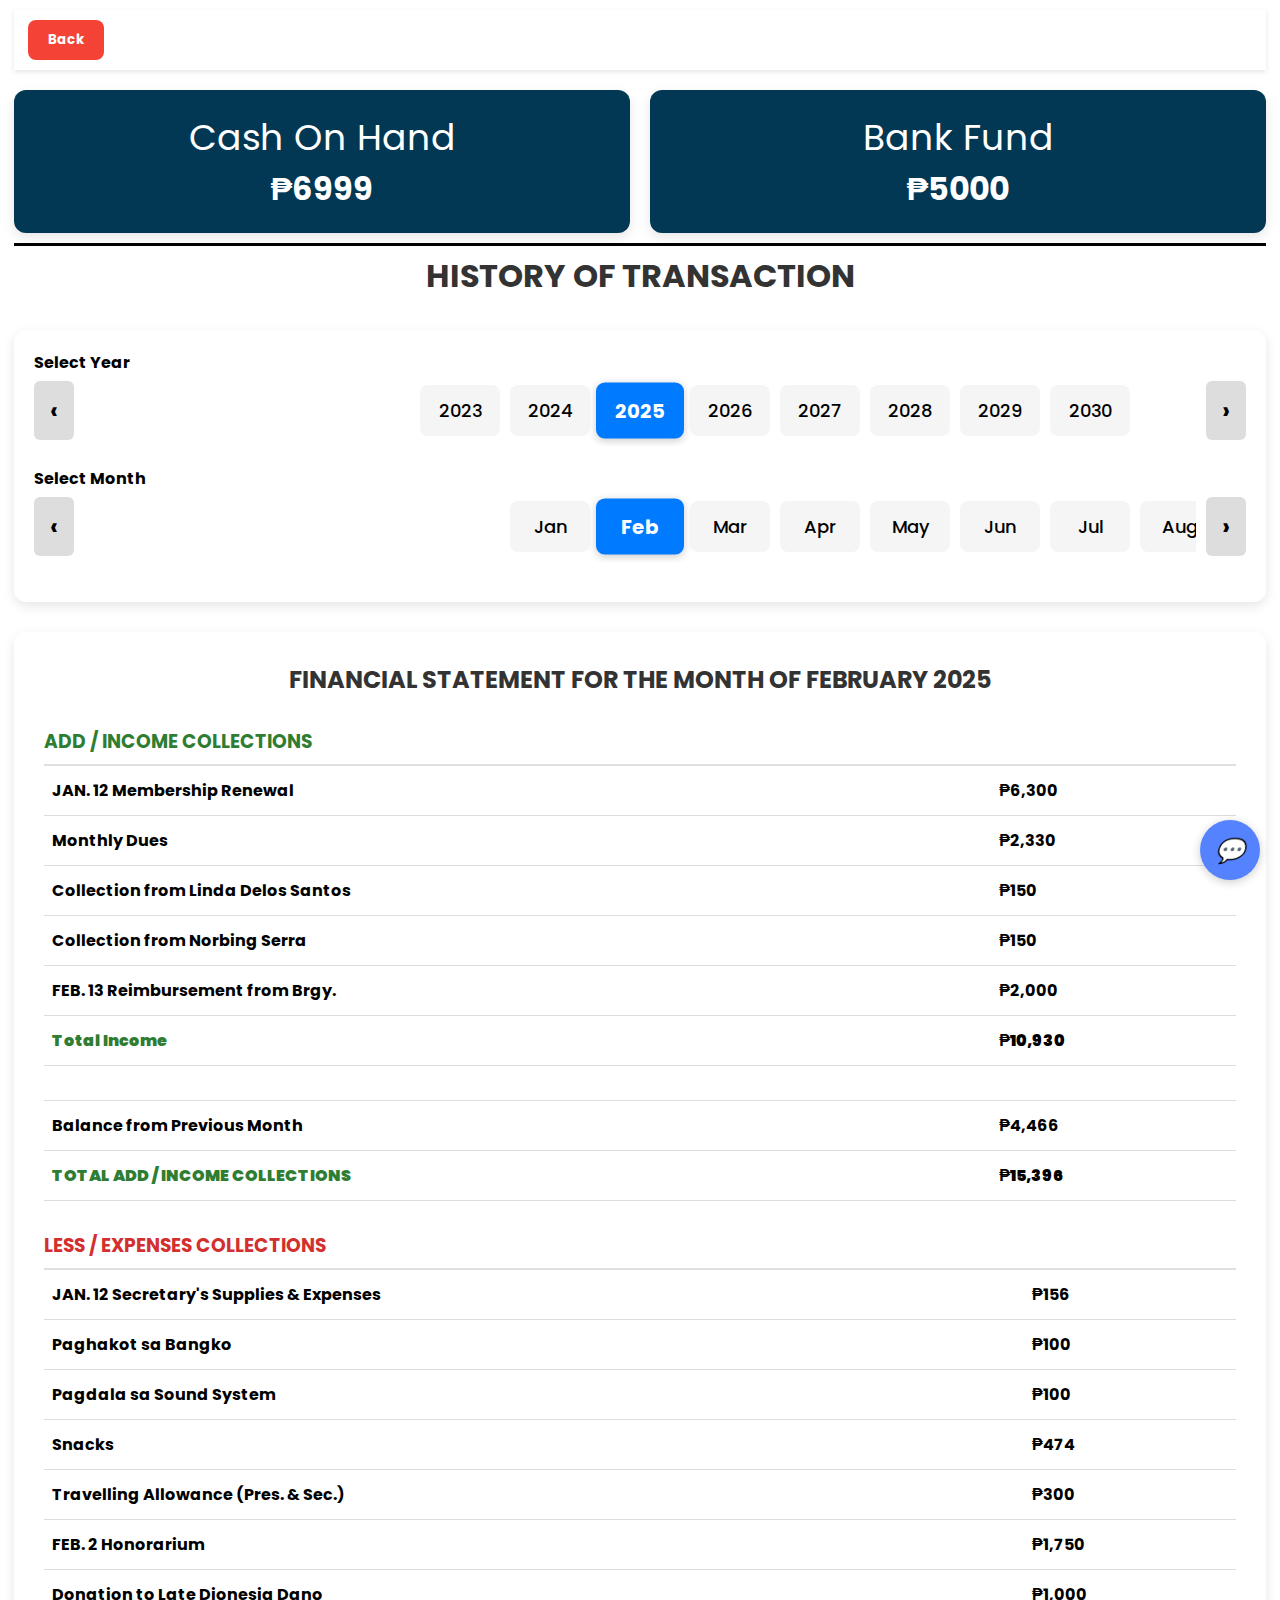
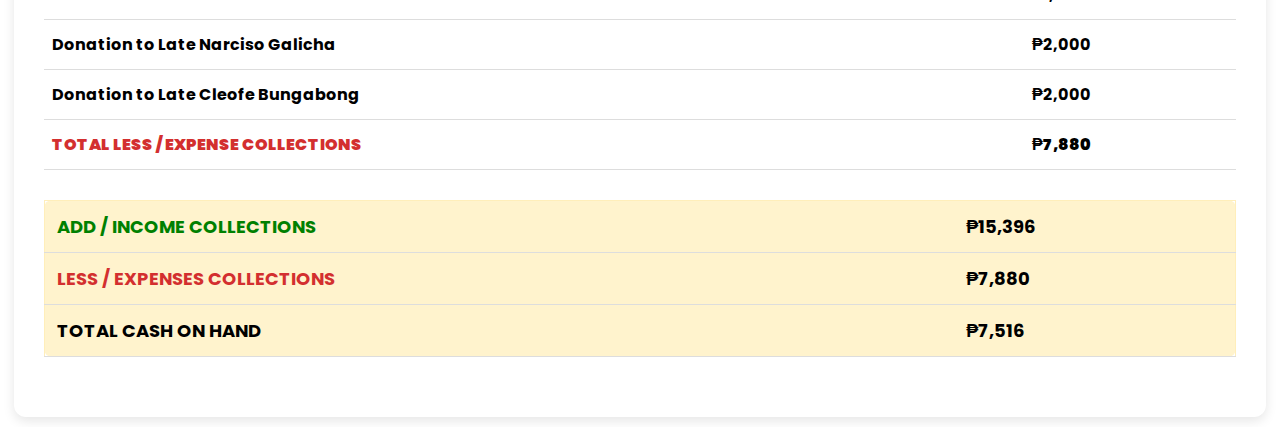
<file: pages/historiesoftransaction.html>
<!DOCTYPE html>
<html lang="en">

<head>
  <meta charset="UTF-8" />
  <meta http-equiv="X-UA-Compatible" content="IE=edge" />
  <meta name="viewport" content="width=device-width, initial-scale=1.0" />

  <title>Senior Citizen</title>
  <link rel="stylesheet" href="../css/chatbot.css">
  <link href="https://fonts.googleapis.com/css2?family=Poppins:wght@200;300;400;500;600&display=swap" rel="stylesheet">
  <style>
    * {
      margin: 0;
      padding: 0;
      box-sizing: border-box;
      font-family: 'Poppins', sans-serif;
    }

    :root {
      --primary-color: #0E4BF1;
      --panel-color: #FFF;
      --text-color: #000;
      --black-light-color: #000;
      --border-color: #e6e5e5;
      --toggle-color: #DDD;
      --box1-color: #4DA3FF;
      --box2-color: #FFE6AC;
      --box3-color: #E7D1FC;
      --title-icon-color: #fff;
      --tran-05: all 0.5s ease;
      --tran-03: all 0.3s ease;
    }

    body {
      min-height: 100vh;
      background-color: var(--primary-color);
    }

    body.dark {
      --primary-color: #3A3B3C;
      --panel-color: #242526;
      --text-color: #CCC;
      --black-light-color: #CCC;
      --border-color: #4D4C4C;
      --toggle-color: #FFF;
      --box1-color: #3A3B3C;
      --box2-color: #3A3B3C;
      --box3-color: #3A3B3C;
      --title-icon-color: #CCC;
    }

    .dashboard {
      position: relative;
      background-color: var(--panel-color);
      min-height: 100vh;
      padding: 10px 14px;
    }

   .top {
  position: sticky;
  top: 0;
  z-index: 1000;
  display: flex;
  justify-content: space-between;
  align-items: center;
  background-color: var(--panel-color, white);
  padding: 10px 14px;
  box-shadow: 0 2px 5px rgba(0, 0, 0, 0.1);
  width: 100%;
}

    .close-btn {
      margin-right:10px;
      padding: 10px 20px;
      background-color: #f44336;
      color: white;
      border: none;
      border-radius: 8px;
      font-weight: bold;
      cursor: pointer;
      transition: background 0.3s;
    }

    .close-btn:hover {
      background-color: #d32f2f;
    }

  

    .search-box input {
      width: 100%;
      height: 100%;
      padding: 0 25px 0 50px;
      border: 1px solid var(--border-color);
      border-radius: 5px;
      background-color: var(--panel-color);
      color: var(--text-color);
      font-size: 15px;
      outline: none;
    }

    .search-box i {
      position: absolute;
      top: 50%;
      left: 15px;
      transform: translateY(-50%);
      font-size: 22px;
      color: var(--black-light-color);
    }

    .overview .boxes {
      display: flex;
      flex-wrap: wrap;
      gap: 20px;
      margin-top: 20px;
    }

    .box {
      flex: 1 1 250px;
      padding: 20px;
      border-radius: 12px;
      background: var(--box1-color);
      box-shadow: 0 4px 12px rgba(0, 0, 0, 0.1);
      text-align: center;
      transition: transform 0.3s;
    }

    .box:hover {
      transform: translateY(-5px);
    }

 

    .container {
      background: white;
      padding: 60px;
      border-radius: 10px;
      box-shadow: 0 4px 10px rgba(0, 0, 0, 0.1);
      text-align: center;
      max-width: 100%;
      margin: 30px auto;
    }

 
    .box .number {
  display: block;
  font-size: 32px;
  font-weight: bold;
  color: #333;
}

hr {
  border: none;
  border-top: 3px solid black;
  margin-top:10px;
  margin-bottom:6px;

}

  </style>
</head>

<body>
  <section class="dashboard">
  <div class="top">
    <button class="close-btn" id="cancel-btn">Back</button>
  <script>
  document.getElementById('cancel-btn').addEventListener('click', function() {
    window.history.back();
  });
</script>
  </div>

  <div class="dash-content">
      <div class="overview">
        <div class="boxes">
         <div class="box box1" style="background-color: #023854;">  
            <span class="text" style="color :#fff; font-size:36px; font—weight:500;">Cash On Hand</span>  
            <span class="number" style="color :#fff;" >₱6999</span>  
          </div>  
          <div class="box box2" style="background-color: #023854; font-size:36px; font—weight:500; ">  
            <span class="text" style="color :#fff;">Bank Fund</span>  
            <span class="number" style="color :#fff;">₱5000</span>  
          </div>  
        
        </div>
     <hr>
    


  <style>
    
    

    .selector-container {
      background: white;
      padding: 20px;
      border-radius: 12px;
      box-shadow: 0 4px 12px rgba(0,0,0,0.1);
      width: 100%;
      margin: auto;
      margin-bottom: 30px;
    }

    .year-wrapper,
    .month-wrapper {
      display: flex;
      align-items: center;
      gap: 10px;
      margin-bottom: 20px;
    }

    .arrow {
      font-size: 24px;
      background: #ddd;
      border: none;
      padding: 12px 16px;
      border-radius: 6px;
      cursor: pointer;
      transition: background-color 0.2s;
      font-weight: bold;
    }

    .arrow:hover {
      background: #ccc;
    }

    .year-scroll,
    .month-scroll {
      display: flex;
      overflow-x: auto;
      gap: 10px;
      scroll-behavior: smooth;
      scrollbar-width: none;
      flex-grow: 1;
      padding: 10px 0;
      position: relative;
    }

    .year-scroll::-webkit-scrollbar,
    .month-scroll::-webkit-scrollbar {
      display: none;
    }

    .year, .month {
      min-width: 80px;
      padding: 12px 16px;
      text-align: center;
      background: #f5f5f5;
      border-radius: 8px;
      cursor: pointer;
      white-space: nowrap;
      flex-shrink: 0;
      transition: transform 0.3s ease, background-color 0.3s ease;
      font-size: 18px;
      font-weight: 500;
    }

    .year:hover, .month:hover {
      background: #e9e9e9;
      transform: scale(1.05);
    }

    .year.active {
      background: #007bff;
      color: white;
      font-weight: bold;
      transform: scale(1.1);
      box-shadow: 0 2px 8px rgba(0,0,0,0.2);
    }

    .month.active {
      background: #007bff;
      color: white;
      font-weight: bold;
      transform: scale(1.1);
      box-shadow: 0 2px 8px rgba(0,0,0,0.2);
    }

    .financial-statement {
      background: white;
      padding: 30px;
      border-radius: 12px;
      box-shadow: 0 4px 12px rgba(0,0,0,0.1);
    }

    .header {
      text-align: center;
      margin-bottom: 30px;
    }
    
    .section {
      margin-bottom: 30px;
    }
    
    h1 {
      color: #333;
      text-align: center;
      font-size: 32px;
      font-weight: bold;
      margin-bottom: 30px;
    }
    
    h2 {
      color: #333;
    }
    
    h3 {
      color: #2e7d32;
      border-bottom: 2px solid #e0e0e0;
      padding-bottom: 8px;
    }
    
    table {
      width: 100%;
      border-collapse: collapse;
    }
    
    td {
      padding: 12px 8px;
      border-bottom: 1px solid #ddd;
    }
    
    .summary-table {
      background: #fff3cd;
      border: 1px solid #ffeeba;
      border-radius: 8px;
      margin-top: 20px;
      padding: 15px;
    }
    
    .summary-table td {
      font-weight: bold;
      font-size: 18px;
      padding: 12px;
    }

    tr:hover {
      background-color: #f8f8f8;
    }

    .no-data-message {
      text-align: center;
      padding: 40px;
      color: #777;
      font-style: italic;
    }

    @media (max-width: 768px) {
      .financial-statement {
        padding: 15px;
      }
      
      h1 {
        font-size: 40px;
      }
      
      .summary-table td {
        font-size: 16px;
      }
    }
  </style>
</head>
<body>
  <h1>HISTORY OF TRANSACTION</h1>
  
  <div class="selector-container">
    <label><b>Select Year</b></label>
    <div class="year-wrapper">
      <button class="arrow" onclick="scrollYears(-1)">‹</button>
      <div class="year-scroll" id="yearScroll"></div>
      <button class="arrow" onclick="scrollYears(1)">›</button>
    </div>

    <label><b>Select Month</b></label>
    <div class="month-wrapper">
      <button class="arrow" onclick="scrollMonths(-1)">‹</button>
      <div class="month-scroll" id="monthScroll"></div>
      <button class="arrow" onclick="scrollMonths(1)">›</button>
    </div>
  </div>

  <div class="financial-statement" id="financialStatement">
    <div class="header">
      <h2 id="statementHeader">FINANCIAL STATEMENT</h2>
    </div>
<b>
    <div class="section">
      <h3>ADD / INCOME COLLECTIONS</h3>
      <table id="incomeTable">
        <tbody id="incomeTableBody">
          <!-- Income data will be populated here -->
        </tbody>
      </table>
    </div>

    <div class="section">
      <h3 style="color: #d32f2f;">LESS / EXPENSES COLLECTIONS</h3>
      <table id="expensesTable">
        <tbody id="expensesTableBody">
          <!-- Expenses data will be populated here -->
        </tbody>
      </table>
    </div>

    <div class="section">
      <table class="summary-table">
        <tr>
          <td style="color: green;">ADD / INCOME COLLECTIONS</td>
          <td id="totalIncome">₱0</td>
        </tr>
        <tr>
          <td style="color: #d32f2f;">LESS / EXPENSES COLLECTIONS</td>
          <td id="totalExpenses">₱0</td>
        </tr>
        <tr>
          <td style="color: black;">TOTAL CASH ON HAND</td>
          <td id="cashOnHand">₱0</td>
        </tr>
      </table>
    </div>
  </div>
</b>
  <script>
    // Financial data organized by year and month
    const financialData = {
      '2025': {
        '02': {  // February
          header: 'FOR THE MONTH OF FEBRUARY 2025',
          previousBalance: 4466,
          income: [
            { description: 'JAN. 12 Membership Renewal', amount: 6300 },
            { description: 'Monthly Dues', amount: 2330 },
            { description: 'Collection from Linda Delos Santos', amount: 150 },
            { description: 'Collection from Norbing Serra', amount: 150 },
            { description: 'FEB. 13 Reimbursement from Brgy.', amount: 2000 }
          ],
          expenses: [
            { description: 'JAN. 12 Secretary\'s Supplies & Expenses', amount: 156 },
            { description: 'Paghakot sa Bangko', amount: 100 },
            { description: 'Pagdala sa Sound System', amount: 100 },
            { description: 'Snacks', amount: 474 },
            { description: 'Travelling Allowance (Pres. & Sec.)', amount: 300 },
            { description: 'FEB. 2 Honorarium', amount: 1750 },
            { description: 'Donation to Late Dionesia Dano', amount: 1000 },
            { description: 'Donation to Late Narciso Galicha', amount: 2000 },
            { description: 'Donation to Late Cleofe Bungabong', amount: 2000 }
          ]
        },
        '03': {  // March
          header: 'FOR THE MONTH OF MARCH 2025',
          previousBalance: 7516,  // This is the ending balance from February
          income: [
            { description: 'Monthly Dues', amount: 2500 },
            { description: 'Special Collection for Community Event', amount: 3000 },
            { description: 'Donation from Local Business', amount: 1500 }
          ],
          expenses: [
            { description: 'Office Supplies', amount: 250 },
            { description: 'Community Cleanup Event', amount: 1200 },
            { description: 'Emergency Fund Contribution', amount: 500 },
            { description: 'Transportation Expenses', amount: 300 }
          ]
        },
        '04': {  // April
          header: 'FOR THE MONTH OF APRIL 2025',
          previousBalance: 12266,  // This is the ending balance from March
          income: [
            { description: 'Monthly Dues', amount: 2400 },
            { description: 'Easter Event Collections', amount: 1800 },
            { description: 'Interest from Savings', amount: 75 }
          ],
          expenses: [
            { description: 'Easter Community Celebration', amount: 2200 },
            { description: 'Office Equipment Maintenance', amount: 350 },
            { description: 'Donation to Community School', amount: 1000 }
          ]
        }
      },
      '2024': {
        '12': {  // December
          header: 'FOR THE MONTH OF DECEMBER 2024',
          previousBalance: 3200,
          income: [
            { description: 'Monthly Dues', amount: 2250 },
            { description: 'Christmas Fundraiser', amount: 5000 },
            { description: 'Year-end Member Contributions', amount: 1500 }
          ],
          expenses: [
            { description: 'Christmas Community Celebration', amount: 3500 },
            { description: 'Office Expenses', amount: 320 },
            { description: 'Annual Report Printing', amount: 450 },
            { description: 'Yearend Honorarium', amount: 3000 }
          ]
        }
      }
    };

    // Year selector configuration
    const yearScroll = document.getElementById("yearScroll");
    const startYear = 2023;
    const endYear = 2030;
    const yearList = [];

    function createYearItems() {
      yearScroll.innerHTML = ""; // clear content

      const spacerWidth = yearScroll.offsetWidth / 2;

      const spacerStart = document.createElement("div");
      spacerStart.style.minWidth = `${spacerWidth}px`;
      spacerStart.style.height = "1px";
      yearScroll.appendChild(spacerStart);

      for (let y = startYear; y <= endYear; y++) {
        const yearDiv = document.createElement("div");
        yearDiv.classList.add("year");
        yearDiv.textContent = y;
        yearDiv.dataset.value = y;
        yearDiv.onclick = () => {
          centerYear(yearDiv);
          updateFinancialStatement();
        };
        yearScroll.appendChild(yearDiv);
        yearList.push(yearDiv);
      }

      const spacerEnd = document.createElement("div");
      spacerEnd.style.minWidth = `${spacerWidth}px`;
      spacerEnd.style.height = "1px";
      yearScroll.appendChild(spacerEnd);
    }

    function setActiveYear(selectedDiv) {
      document.querySelectorAll(".year").forEach(el => el.classList.remove("active"));
      selectedDiv.classList.add("active");
    }

    function centerYear(el) {
      const scrollLeft = el.offsetLeft - (yearScroll.offsetWidth / 2 - el.offsetWidth / 2);
      yearScroll.scrollTo({ left: scrollLeft, behavior: 'smooth' });
      setActiveYear(el);
    }

    function scrollYears(direction) {
      const itemWidth = document.querySelector(".year").offsetWidth + 10;
      yearScroll.scrollBy({ left: direction * itemWidth, behavior: "smooth" });
    }

    function selectCenterYear() {
      const center = yearScroll.scrollLeft + yearScroll.offsetWidth / 2;
      let closest = null;
      let minDistance = Infinity;

      document.querySelectorAll('.year').forEach(el => {
        const elCenter = el.offsetLeft + el.offsetWidth / 2;
        const distance = Math.abs(center - elCenter);
        if (distance < minDistance) {
          minDistance = distance;
          closest = el;
        }
      });

      if (closest) {
        centerYear(closest);
        updateFinancialStatement();
      }
    }

    let scrollTimeout;
    yearScroll.addEventListener('scroll', () => {
      clearTimeout(scrollTimeout);
      scrollTimeout = setTimeout(() => {
        selectCenterYear();
        updateFinancialStatement();
      }, 100);
    });

    // Month selector configuration
    const monthScroll = document.getElementById("monthScroll");
    const monthNames = ["Jan", "Feb", "Mar", "Apr", "May", "Jun",
                        "Jul", "Aug", "Sep", "Oct", "Nov", "Dec"];
    const monthList = [];

    function createMonthItems() {
      monthScroll.innerHTML = "";
      const spacerWidth = monthScroll.offsetWidth / 2;

      const spacerStart = document.createElement("div");
      spacerStart.style.minWidth = `${spacerWidth}px`;
      spacerStart.style.height = "1px";
      monthScroll.appendChild(spacerStart);

      monthNames.forEach((name, i) => {
        const monthDiv = document.createElement("div");
        monthDiv.classList.add("month");
        monthDiv.textContent = name;
        monthDiv.dataset.value = String(i + 1).padStart(2, "0");
        monthDiv.onclick = () => {
          centerMonth(monthDiv);
          updateFinancialStatement();
        };
        monthScroll.appendChild(monthDiv);
        monthList.push(monthDiv);
      });

      const spacerEnd = document.createElement("div");
      spacerEnd.style.minWidth = `${spacerWidth}px`;
      spacerEnd.style.height = "1px";
      monthScroll.appendChild(spacerEnd);
    }

    function setActiveMonth(selectedDiv) {
      document.querySelectorAll(".month").forEach(el => el.classList.remove("active"));
      selectedDiv.classList.add("active");
    }

    function centerMonth(el) {
      const scrollLeft = el.offsetLeft - (monthScroll.offsetWidth / 2 - el.offsetWidth / 2);
      monthScroll.scrollTo({ left: scrollLeft, behavior: 'smooth' });
      setActiveMonth(el);
    }

    function scrollMonths(direction) {
      const itemWidth = document.querySelector(".month").offsetWidth + 10;
      monthScroll.scrollBy({ left: direction * itemWidth, behavior: "smooth" });
    }

    function selectCenterMonth() {
      const center = monthScroll.scrollLeft + monthScroll.offsetWidth / 2;
      let closest = null;
      let minDistance = Infinity;

      document.querySelectorAll('.month').forEach(el => {
        const elCenter = el.offsetLeft + el.offsetWidth / 2;
        const distance = Math.abs(center - elCenter);
        if (distance < minDistance) {
          minDistance = distance;
          closest = el;
        }
      });

      if (closest) {
        centerMonth(closest);
        updateFinancialStatement();
      }
    }

    let monthScrollTimeout;
    monthScroll.addEventListener('scroll', () => {
      clearTimeout(monthScrollTimeout);
      monthScrollTimeout = setTimeout(() => {
        selectCenterMonth();
        updateFinancialStatement();
      }, 100);
    });

    // Financial Statement update function
    function updateFinancialStatement() {
      const selectedYear = document.querySelector('.year.active')?.dataset.value;
      const selectedMonth = document.querySelector('.month.active')?.dataset.value;
      
      if (!selectedYear || !selectedMonth) return;
      
      // Update header
      const headerElement = document.getElementById('statementHeader');
      
      // Check if data exists for the selected year and month
      if (financialData[selectedYear] && financialData[selectedYear][selectedMonth]) {
        // Data exists, update the financial statement
        const data = financialData[selectedYear][selectedMonth];
        
        // Update header
        headerElement.textContent = `FINANCIAL STATEMENT ${data.header}`;
        
        // Update income table
        const incomeTableBody = document.getElementById('incomeTableBody');
        incomeTableBody.innerHTML = '';
        
        // Add income items
        data.income.forEach(item => {
          const row = document.createElement('tr');
          row.innerHTML = `<td>${item.description}</td><td>₱${item.amount.toLocaleString()}</td>`;
          incomeTableBody.appendChild(row);
        });
        
        // Add total income row
        const incomeSum = data.income.reduce((sum, item) => sum + item.amount, 0);
        const incomeTotalRow = document.createElement('tr');
        incomeTotalRow.innerHTML = `<td style ="color :#2e7d32;"><strong>Total Income</strong></td><td><strong>₱${incomeSum.toLocaleString()}</strong></td>`;
        incomeTableBody.appendChild(incomeTotalRow);
        
        const spacerRow = document.createElement('tr');
spacerRow.innerHTML = `<td colspan="2" style="height: 35px;"></td>`;
incomeTableBody.appendChild(spacerRow);

        
        // Add previous balance row
        const prevBalanceRow = document.createElement('tr');
        prevBalanceRow.innerHTML = `<td>Balance from Previous Month</td><td>₱${data.previousBalance.toLocaleString()}</td>`;
        incomeTableBody.appendChild(prevBalanceRow);
        
        // Add grand total income row
        const grandTotal = incomeSum + data.previousBalance;
        const grandTotalRow = document.createElement('tr');
        grandTotalRow.innerHTML = `<td style ="color :#2e7d32;"><strong>TOTAL ADD / INCOME COLLECTIONS</strong></td><td><strong>₱${grandTotal.toLocaleString()}</strong></td>`;
        incomeTableBody.appendChild(grandTotalRow);
        
        // Update expenses table
        const expensesTableBody = document.getElementById('expensesTableBody');
        expensesTableBody.innerHTML = '';
        
        // Add expense items
        data.expenses.forEach(item => {
          const row = document.createElement('tr');
          row.innerHTML = `<td>${item.description}</td><td>₱${item.amount.toLocaleString()}</td>`;
          expensesTableBody.appendChild(row);
        });
        
        // Add total expenses row
        const expensesSum = data.expenses.reduce((sum, item) => sum + item.amount, 0);
        const expensesTotalRow = document.createElement('tr');
        expensesTotalRow.innerHTML = `<td style="color: #d32f2f;"><strong>TOTAL LESS / EXPENSE COLLECTIONS</strong></td><td><strong>₱${expensesSum.toLocaleString()}</strong></td>`;
        expensesTableBody.appendChild(expensesTotalRow);
        
        // Update summary section
        document.getElementById('totalIncome').textContent = `₱${grandTotal.toLocaleString()}`;
        document.getElementById('totalExpenses').textContent = `₱${expensesSum.toLocaleString()}`;
        document.getElementById('cashOnHand').textContent = `₱${(grandTotal - expensesSum).toLocaleString()}`;
        
        // Show the financial statement
        document.getElementById('financialStatement').style.display = 'block';
      } else {
        // No data for this period, show a message
        headerElement.textContent = `FINANCIAL STATEMENT FOR ${monthNames[parseInt(selectedMonth) - 1].toUpperCase()} ${selectedYear}`;
        
        document.getElementById('incomeTableBody').innerHTML = '<tr><td colspan="2" class="no-data-message">No financial data available for this period</td></tr>';
        document.getElementById('expensesTableBody').innerHTML = '<tr><td colspan="2" class="no-data-message">No expense data available for this period</td></tr>';
        
        document.getElementById('totalIncome').textContent = '₱0';
        document.getElementById('totalExpenses').textContent = '₱0';
        document.getElementById('cashOnHand').textContent = '₱0';
      }
    }

    // Initialize year and month selectors
    window.addEventListener("load", () => {
      createYearItems();
      createMonthItems();
      
      // Find 2025 and select it
      const initialYear = [...document.querySelectorAll('.year')].find(y => y.dataset.value === '2025');
      if (initialYear) centerYear(initialYear);
      
      // Find February (02) and select it
      const initialMonth = [...document.querySelectorAll('.month')].find(m => m.dataset.value === '02');
      if (initialMonth) centerMonth(initialMonth);
      
      // Update the financial statement
      updateFinancialStatement();
    });

    // Resize fix
    let lastWindowWidth = window.innerWidth;

    window.addEventListener("resize", () => {
      if (window.innerWidth !== lastWindowWidth) {
        lastWindowWidth = window.innerWidth;

        const activeYear = document.querySelector('.year.active')?.dataset.value;
        const activeMonth = document.querySelector('.month.active')?.dataset.value;

        yearList.length = 0;
        monthList.length = 0;
        
        createYearItems();
        createMonthItems();

        if (activeYear) {
          const matchYear = [...document.querySelectorAll('.year')].find(
            y => y.dataset.value === activeYear
          );
          if (matchYear) centerYear(matchYear);
        }
        
        if (activeMonth) {
          const matchMonth = [...document.querySelectorAll('.month')].find(
            m => m.dataset.value === activeMonth
          );
          if (matchMonth) centerMonth(matchMonth);
        }
      }
    });
  </script>

    
 
    
    
    
    
    
<!-- Chat Widget -->
<div class="chat-widget" id="chat-widget">
    <div class="chat-bubble" id="chat-bubble">
        <i>💬</i>
    </div>
    
    <div class="chat-container" id="chat-container">
        <div class="chat-header">
            <div class="chat-title">
                <span class="status-indicator"></span>
                AI Assistant
            </div>
            <div class="chat-close" id="chat-close">×</div>
        </div>
        
        <div class="chat-messages" id="chat-messages">
            <div class="message-container bot-container">
                <div class="message bot-message">
                    Maayong adlaw! Ako imong AI assistant. Unsay akong ikatabang nimo karon?
                </div>
                <span class="timestamp">Now</span>
            </div>
            
            <div class="typing-indicator" id="typing-indicator">
                <div class="typing-bubble"></div>
                <div class="typing-bubble"></div>
                <div class="typing-bubble"></div>
            </div>
        </div>
        
        <div class="chat-input">
            <textarea class="chat-input-field" id="chat-input-field" placeholder="I-type imong mensahe..." rows="1"></textarea>
            <button class="chat-send-btn" id="chat-send-btn">➤</button>
        </div>
    </div>
</div>

    
 
 
 <script src="../js/chatbot.js"></script>
  
     
  
  </body>
 </html>
</file>
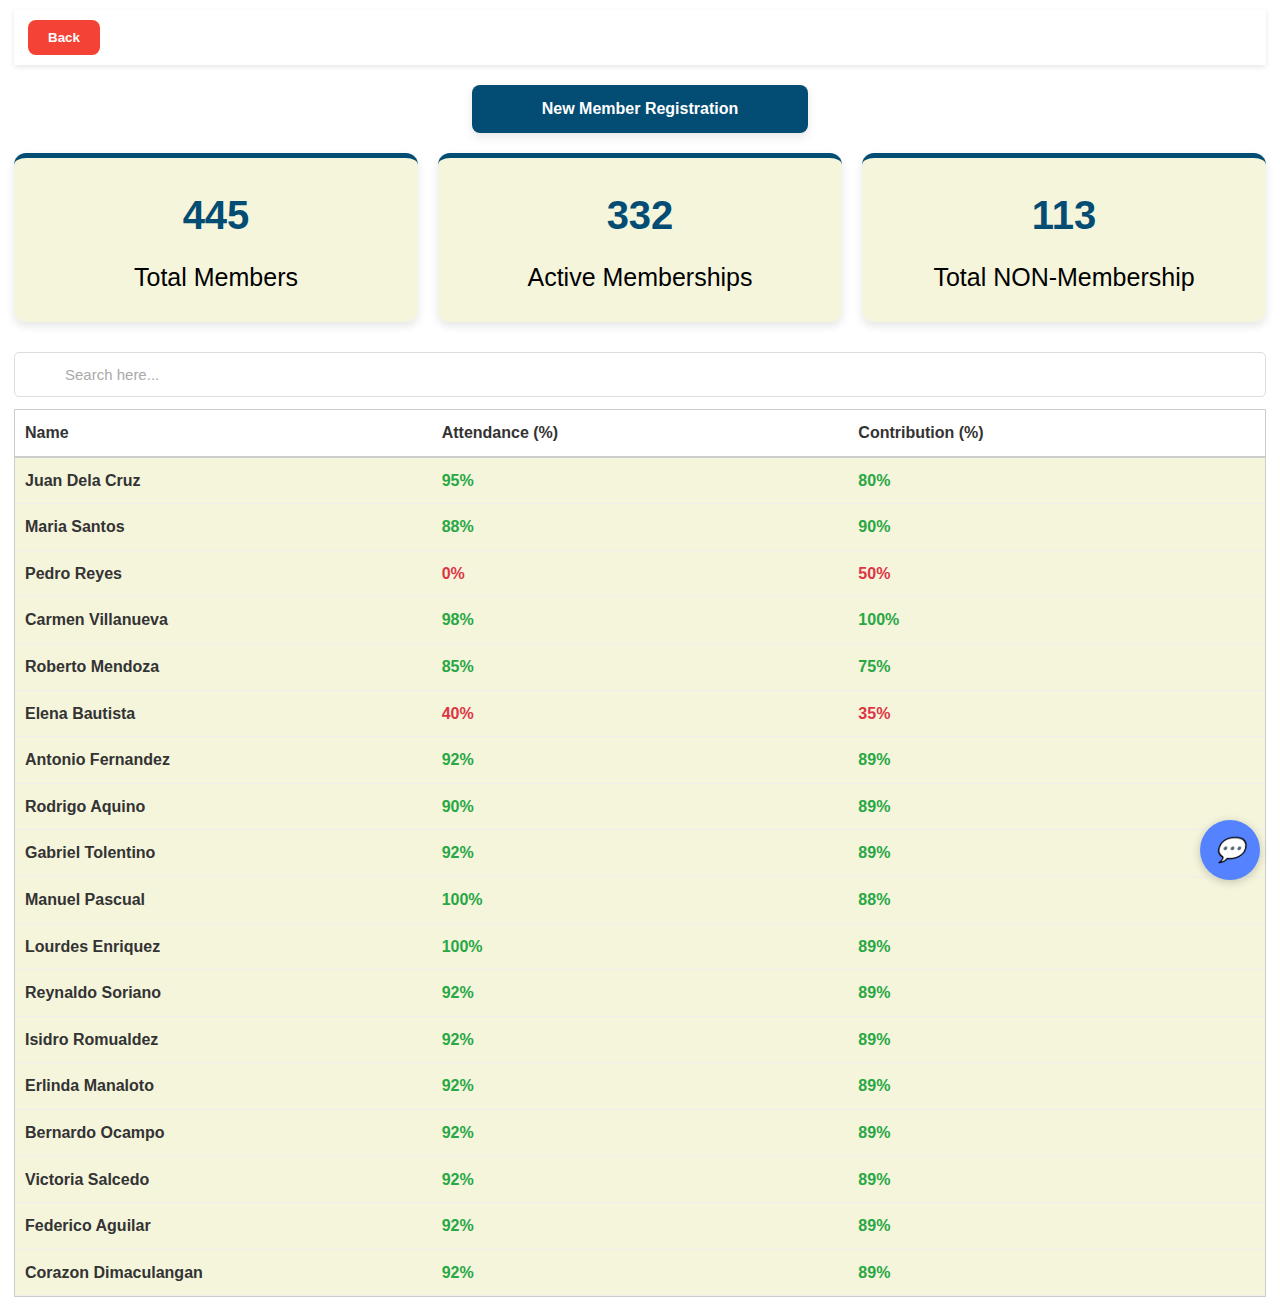
<file: pages/listofmembers.html>
<!DOCTYPE html>
<html lang="en">

<head>
  <meta charset="UTF-8" />
  <meta http-equiv="X-UA-Compatible" content="IE=edge" />
  <meta name="viewport" content="width=device-width, initial-scale=1.0" />
  
  <title>Senior Citizen</title>
  <link rel="stylesheet" href="../css/chatbot.css">
  <link href="https://fonts.googleapis.com/css2?family=Poppins:wght@200;300;400;500;600&display=swap" rel="stylesheet">
  <link rel="stylesheet" href="https://unicons.iconscout.com/release/v4.0.0/css/line.css">
  <link rel="stylesheet" href="https://cdnjs.cloudflare.com/ajax/libs/font-awesome/5.15.4/css/all.min.css">
  
  

  <style>
    * {
      margin: 0;
      padding: 0;
      box-sizing: border-box;
      font-family: 'Poppins', sans-serif;
    }

    :root {
      --primary-color: #0E4BF1;
      --panel-color: #FFF;
      --text-color: #fff;
      --black-light-color: #000;
      --border-color: #e6e5e5;
      --toggle-color: #DDD;
     
      --box2-color: #1E3A8A;
     
      --title-icon-color: #fff;
      --tran-05: all 0.5s ease;
      --tran-03: all 0.3s ease;
    }

    body {
      min-height: 100vh;
      background-color: var(--primary-color);
    }

    

    .dashboard {
      position: relative;
      background-color: var(--panel-color);
      min-height: 100vh;
      padding: 10px 14px;
    }

   .top {
  position: sticky;
  top: 0;
  z-index: 1000;
  display: flex;
  justify-content: space-between;
  align-items: center;
  background-color: var(--panel-color, white);
  padding: 10px 14px;
  box-shadow: 0 2px 5px rgba(0, 0, 0, 0.1);
  width: 100%;
}

    .close-btn {
      margin-right:10px;
      padding: 10px 20px;
      background-color: #f44336;
      color: white;
      border: none;
      border-radius: 8px;
      font-weight: bold;
      cursor: pointer;
      transition: background 0.3s;
    }

    .close-btn:hover {
      background-color: #d32f2f;
    }

    .search-box {
    margin-top:10px;
      position: relative;
      height: 45px;
      width: 100%;
      max-width: 100%;
    }

    .search-box input {
      width: 100%;
      height: 100%;
      padding: 0 25px 0 50px;
      border: 1px solid var(--border-color);
      border-radius: 5px;
      background-color: var(--panel-color);
      color: black;
      font-size: 15px;
      outline: none;
    }

    .search-box i {
      position: absolute;
      top: 50%;
      left: 15px;
      transform: translateY(-50%);
      font-size: 22px;
      color: var(--black-light-color);
    }

    .overview .boxes {
      display: flex;
      flex-wrap: wrap;
      gap: 20px;
      margin-top: 20px;
    }

    .box {
      flex: 1 1 250px;
      padding: 20px;
      border-radius: 12px;
      background: var(--box1-color);
      box-shadow: 0 4px 12px rgba(0, 0, 0, 0.1);
      text-align: center;
      transition: transform 0.3s;
    }

    .box:hover {
      transform: translateY(-5px);
    }

 

    .container {
      background: white;
      padding: 60px;
      border-radius: 10px;
      box-shadow: 0 4px 10px rgba(0, 0, 0, 0.1);
      text-align: center;
      max-width: 400px;
      margin: 30px auto;
    }

 
    .box .number {
  display: block;
  font-size: 32px;
  font-weight: bold;
  color: #333;
}




  </style>
</head>

<body>
  <section class="dashboard">
  <div class="top">
    <button class="close-btn" id="cancel-btn">Back</button>
  
  </div>

  
        
        
       
  <style>
  
    .container {
      background: white;
      padding: 60px;
      border-radius: 10px;
      box-shadow: 0 4px 10px rgba(0, 0, 0, 0.1);
      text-align: center;
      max-width: 400px;
      width: 100%;
      display: flex;
      flex-direction: column;
      align-items: center;
      margin: 0 auto;
    }

    #reader {
      width: 300px;
      height: 300px;
    }

    #result {
      margin-top: 15px;
      font-size: 16px;
      color: green;
      word-wrap: break-word;
    }

    .year-box {
      background-color: white;
      padding: 30px 50px;
      border-radius: 15px;
      box-shadow: 0 8px 20px rgba(0, 0, 0, 0.1);
      font-size: 2rem;
      font-weight: bold;
      color: #1a73e8;
      text-align: center;
    }

    .activity-data-table {
      display: flex;
      flex-direction: row;
      
      max-height: 800px;
      overflow-y: scroll;
      border: 1px solid #ccc;
       
      background-color: #f5f5dc;
      
    }
    

    .data {
      display: flex;
      flex-direction: column;
      flex: 1;
    }

    .data-title {
      position: sticky;
      top: 0;
      background: white;
      font-weight: bold;
      padding: 8px;
      z-index: 1;
      border-bottom: 1px solid #ccc;
    }

    .data-list {
      padding: 8px;
      border-bottom: 1px solid #eee;
    }

    .activity-summary {
      display: flex;
      justify-content: space-between;
      margin-top: 20px;
      background-color: #f8f9fa;
      padding: 20px;
      border-radius: 10px;
      box-shadow: 0 4px 10px rgba(0, 0, 0, 0.1);
      font-size: 1.2rem;
      font-weight: bold;
    }

    .summary-item {
      flex: 1;
      text-align: center;
    }

    .summary-title {
      font-size: 1.1rem;
      color: #333;
    }

    .summary-value {
      font-size: 1.3rem;
      color: #1a73e8;
    }

    
.activity-data-table {
  max-height: 900px;
  overflow-y: auto;
  border: 1px solid #ccc;
  margin-top:12px;
}

.data-table-scroll {
  width: 100%;
}

.data-row.header {
  position: sticky;
  top: 0;
  background-color: white;
  z-index: 2;
  border-bottom: 2px solid #ccc;
  font-weight: bold;
  
}

.data-row {
  display: flex;
  border-bottom: 1px solid #eee;
}

.cell {
  flex: 1;
  padding: 10px;
}

th {
  background-color:#f5f5dc;
    
}
  </style>
</head>

<body>
  
  

     
      
   

  <style>
    :root {
      --primary-color: #034c73;
      --primary-dark: #3c5e33;
      --accent-color: #f8b400;
      --text-color: #333;
      --light-bg: #f5f5f5;
      --border-radius: 8px;
      --box-shadow: 0 4px 6px rgba(0, 0, 0, 0.1);
      --transition: all 0.3s ease;
    }
    
    * {
      margin: 0;
      padding: 0;
      box-sizing: border-box;
      font-family: 'Segoe UI', Tahoma, Geneva, Verdana, sans-serif;
    }
    
    
    
    .btn-new-member {
      background-color: var(--primary-color);
      color: white;
      border: none;
      padding: 15px 70px;
      font-size: 16px;
      font-weight: 600;
      border-radius: var(--border-radius);
      cursor: pointer;
      transition: var(--transition);
      box-shadow: var(--box-shadow);
    }
    
    .btn-new-member:hover {
      background-color: var(--primary-color);
      transform: translateY(-2px);
      box-shadow: 0 6px 8px rgba(0, 0, 0, 0.15);
    }
    
    .btn-new-member:active {
      transform: translateY(0);
    }
    
    .modal {
      display: none;
      position: fixed;
      top: 0;
      left: 0;
      width: 100%;
      height: 100%;
      background-color: rgba(0, 0, 0, 0.5);
      z-index: 1000;
      overflow: auto;
      animation: fadeIn 0.3s ease;
    }
    
    @keyframes fadeIn {
      from { opacity: 0; }
      to { opacity: 1; }
    }
    
    .modal-content {
      background-color: white;
      margin: 50px auto;
      max-width: 700px;
      width: 95%;
      border-radius: var(--border-radius);
      box-shadow: 0 5px 15px rgba(0, 0, 0, 0.3);
      padding: 40px;
      position: relative;
      animation: slideDown 0.4s ease;
    }
    
    @keyframes slideDown {
      from { transform: translateY(-50px); opacity: 0; }
      to { transform: translateY(0); opacity: 1; }
    }
    
    .modal-header {
      display: flex;
      justify-content: space-between;
      align-items: center;
      margin-bottom: 20px;
      padding-bottom: 15px;
      border-bottom: 1px solid #eee;
    }
    
    .modal-title {
      font-size: 1.8rem;
      color: var(--primary-color);
      font-weight: 600;
    }
    
    .close {
      font-size: 28px;
      font-weight: bold;
      color: #aaa;
      cursor: pointer;
      transition: var(--transition);
    }
    
    .close:hover {
      color: var(--text-color);
    }
    
    .form-group {
      margin-bottom: 20px;
    }
    
    label {
      display: block;
      margin-bottom: 8px;
      font-weight: 500;
      color: #555;
    }
    
    input, select {
      width: 100%;
      padding: 12px;
      border: 1px solid #ddd;
      border-radius: var(--border-radius);
      font-size: 15px;
      transition: var(--transition);
    }
    
    input:focus, select:focus {
      border-color: var(--primary-color);
      outline: none;
      box-shadow: 0 0 0 2px rgba(79, 121, 66, 0.2);
    }
    
    input::placeholder {
      color: #aaa;
    }
    
    input[type="number"]::-webkit-inner-spin-button,
    input[type="number"]::-webkit-outer-spin-button {
      -webkit-appearance: none;
      margin: 0;
    }
    
    input[type="number"] {
      -moz-appearance: textfield;
    }
    
    .membership-options {
      display: flex;
      flex-wrap: wrap;
      gap: 15px;
      margin-top: 10px;
    }
    
    .membership-option {
      flex: 1;
      min-width: 180px;
      position: relative;
      margin-bottom: 5px;
    }
    
    .membership-option input[type="radio"] {
      position: absolute;
      opacity: 0;
      width: 0;
      height: 0;
    }
    
    .membership-option label {
      display: block;
      background-color: var(--light-bg);
      padding: 12px 15px;
      text-align: center;
      border-radius: var(--border-radius);
      cursor: pointer;
      font-weight: 500;
      border: 2px solid transparent;
      transition: var(--transition);
    }
    
    .membership-option input[type="radio"]:checked + label {
      background-color: rgba(79, 121, 66, 0.1);
      border-color: var(--primary-color);
      color: var(--primary-color);
      font-weight: 600;
    }
    
    .error-message {
      color: #e74c3c;
      font-size: 14px;
      margin-top: 5px;
      display: none;
    }
    
    .btn-container {
      display: flex;
      justify-content: space-between;
      margin-top: 30px;
    }
    
    .btn {
      padding: 12px 24px;
      border: none;
      border-radius: var(--border-radius);
      font-size: 16px;
      font-weight: 500;
      cursor: pointer;
      transition: var(--transition);
    }
    
    .btn-cancel {
      background-color: #f1f1f1;
      color: #666;
    }
    
    .btn-cancel:hover {
      background-color: #e5e5e5;
    }
    
    .btn-add {
      background-color: var(--primary-color);
      color: white;
      min-width: 120px;
    }
    
    .btn-add:hover {
      background-color: var(--primary-dark);
    }
    
    .highlight {
      border-color: #e74c3c !important;
    }
    
    .success-message {
      position: fixed;
      top: 20px;
      right: 20px;
      padding: 15px 25px;
      border-radius: 8px;
      background-color: #fff;
      box-shadow: 0 4px 12px rgba(0, 0, 0, 0.15);
      z-index: 1200;
      display: flex;
      align-items: center;
      gap: 12px;
      transform: translateX(120%);
      transition: transform 0.3s ease;
      max-width: 400px;
    }
    
    .success-message.error {
      background-color: #fde8e8;
      border-left: 4px solid #dc3545;
      color: #dc3545;
    }
    
    .success-message.success {
      background-color: #e8f5e9;
      border-left: 4px solid #4caf50;
      color: #2e7d32;
    }
    
    .success-message.show {
      transform: translateX(0);
    }
    
    .success-message i {
      font-size: 20px;
    }
  </style>
</head>
<body>
  <div style="display: flex; justify-content: center; margin: 20px 0;">
    <button class="btn-new-member" id="openModalBtn">New Member Registration</button>
  </div>

  <div id="memberModal" class="modal">
    <div class="modal-content">
      <div class="modal-header">
        <h2 class="modal-title">Member Registration</h2>
        <span class="close" id="closeModalBtn">&times;</span>
      </div>
      
      <form id="memberForm">
        <div class="form-group">
          <label for="nameInput">Full Name</label>
          <input type="text" id="nameInput" placeholder="Enter complete name">
          <div class="error-message" id="nameError">Please enter your full name</div>
        </div>
        
        <div class="form-group">
          <label for="birthdayInput">Birthday</label>
          <input type="date" id="birthdayInput">
          <div class="error-message" id="birthdayError">Please select your birthday</div>
        </div>
        
        <div class="form-group">
          <label for="genderInput">Gender</label>
          <select id="genderInput">
            <option value="">Select gender</option>
            <option value="Male">Male</option>
            <option value="Female">Female</option>
          </select>
          <div class="error-message" id="genderError">Please select your gender</div>
        </div>
        
        <div class="form-group">
          <label for="contactInput">Contact Number</label>
          <input type="number" id="contactInput" placeholder="Enter contact number">
          <div class="error-message" id="contactError">Please enter a valid contact number</div>
        </div>
        
        <div class="form-group">
          <label>Membership Status</label>
          <div class="membership-options">
            <div class="membership-option">
              <input type="radio" name="membership" value="yes" id="yesRadio">
              <label for="yesRadio">Oo - ₱150</label>
            </div>
            <div class="membership-option">
              <input type="radio" name="membership" value="no" id="noRadio" checked>
              <label for="noRadio">Dili pa</label>
            </div>
          </div>
        </div>
        
        <div class="btn-container">
          <button type="button" class="btn btn-cancel" id="cancelBtn">Cancel</button>
          <button type="submit" class="btn btn-add" id="addMemberBtn">Add Member</button>
        </div>
      </form>
    </div>
  </div>
  
  <div class="success-message" id="successMessage">
    Member added successfully!
  </div>

  <script>
    document.addEventListener('DOMContentLoaded', function() {
      const modal = document.getElementById('memberModal');
      const openModalBtn = document.getElementById('openModalBtn');
      const closeModalBtn = document.getElementById('closeModalBtn');
      const cancelBtn = document.getElementById('cancelBtn');
      const memberForm = document.getElementById('memberForm');
      const successMessage = document.getElementById('successMessage');
      
      // Form inputs
      const nameInput = document.getElementById('nameInput');
      const birthdayInput = document.getElementById('birthdayInput');
      const genderInput = document.getElementById('genderInput');
      const contactInput = document.getElementById('contactInput');
      
      // Error messages
      const nameError = document.getElementById('nameError');
      const birthdayError = document.getElementById('birthdayError');
      const genderError = document.getElementById('genderError');
      const contactError = document.getElementById('contactError');
      
      // Open modal
      openModalBtn.addEventListener('click', function() {
        modal.style.display = 'block';
        document.body.style.overflow = 'hidden'; // Prevent scrolling when modal is open
      });
      
      // Close modal functions
      function closeModal() {
        modal.style.display = 'none';
        document.body.style.overflow = 'auto'; // Re-enable scrolling
        clearForm();
        clearErrors();
      }
      
      closeModalBtn.addEventListener('click', closeModal);
      cancelBtn.addEventListener('click', closeModal);
      
      // Close modal when clicking outside
      window.addEventListener('click', function(event) {
        if (event.target === modal) {
          closeModal();
        }
      });
      
      // Clear form inputs
      function clearForm() {
        memberForm.reset();
        document.getElementById('noRadio').checked = true;
      }
      
      // Clear error messages
      function clearErrors() {
        nameError.style.display = 'none';
        birthdayError.style.display = 'none';
        genderError.style.display = 'none';
        contactError.style.display = 'none';
        
        nameInput.classList.remove('highlight');
        birthdayInput.classList.remove('highlight');
        genderInput.classList.remove('highlight');
        contactInput.classList.remove('highlight');
      }
      
      // Form validation
      function validateForm() {
        let isValid = true;
        clearErrors();
        
        // Validate name
        if (!nameInput.value.trim()) {
          nameError.style.display = 'block';
          nameInput.classList.add('highlight');
          isValid = false;
        }
        
        // Validate birthday
        if (!birthdayInput.value) {
          birthdayError.style.display = 'block';
          birthdayInput.classList.add('highlight');
          isValid = false;
        }
        
        // Validate gender
        if (!genderInput.value) {
          genderError.style.display = 'block';
          genderInput.classList.add('highlight');
          isValid = false;
        }
        
        // Validate contact number
        if (!contactInput.value || contactInput.value.length < 7) {
          contactError.style.display = 'block';
          contactInput.classList.add('highlight');
          isValid = false;
        }
        
        return isValid;
      }
      
      // Form submission
      memberForm.addEventListener('submit', function(event) {
        event.preventDefault();
        
        if (validateForm()) {
          // In a real application, you would send this data to your server
          const memberData = {
            name: nameInput.value.trim(),
            birthday: birthdayInput.value,
            gender: genderInput.value,
            contact: contactInput.value,
            membership: document.querySelector('input[name="membership"]:checked').value
          };
          
          console.log('Member data:', memberData);
          
          // Show success message
          closeModal();
          successMessage.className = 'success-message success';
          successMessage.innerHTML = `
            <i class="fas fa-check-circle"></i>
            <span>Member added successfully!</span>
          `;
          successMessage.classList.add('show');
          
          // Hide success message after 3 seconds
          setTimeout(() => {
            successMessage.classList.remove('show');
          }, 3000);
        }
      });
      
      // Input event listeners to clear errors when user starts typing
      nameInput.addEventListener('input', function() {
        nameError.style.display = 'none';
        nameInput.classList.remove('highlight');
      });
      
      birthdayInput.addEventListener('input', function() {
        birthdayError.style.display = 'none';
        birthdayInput.classList.remove('highlight');
      });
      
      genderInput.addEventListener('change', function() {
        genderError.style.display = 'none';
        genderInput.classList.remove('highlight');
      });
      
      contactInput.addEventListener('input', function() {
        contactError.style.display = 'none';
        contactInput.classList.remove('highlight');
      });
      
      // Set max date for birthday (no future dates)
      const today = new Date();
      const yyyy = today.getFullYear();
      const mm = String(today.getMonth() + 1).padStart(2, '0');
      const dd = String(today.getDate()).padStart(2, '0');
      birthdayInput.max = `${yyyy}-${mm}-${dd}`;
    });
  </script>













<style>
    
 

  .meeting-box h2 {
    margin-top: 0;
    color: #003d66;
  }
.meeting-box {
  display: flex;
  justify-content: center;
  align-items: center;
  margin-top:15px;
  margin-bottom:15px;
}


  
.dash-content1 {
  padding: 20px;
  font-family: Arial, sans-serif;
}

.overview .boxes {
  display: flex;
  flex-wrap: wrap;
  gap: 20px;
  justify-content: space-between;
}

.box {  
  flex: 1 1 250px;
  padding: 20px;
  border-radius: 12px;
  box-shadow: 0 4px 12px rgba(0, 0, 0, 0.1);
  text-align: center;
  background: #000;
  transition: transform 0.3s;
}

.box:hover {
  transform: translateY(-5px);
}

.box .number {
  display: block;
  font-size: 40px;
  font-weight: bold;
  color: #000000;
}

.box .text {
  font-size:35px;
  color:#000;
}

/* Optional: Custom colors for each box */
.box1 {
  background-color: #d1e7dd;
}

.box2 {
  background-color: #f8d7da;
}

.box3 {
  background-color: #cfe2ff;
}


.meeting-box {
  
  
  text-align: center;
  border-radius: 8px;
  margin: 20px auto;
}
.data-row {
  cursor: pointer;
  transition: background-color 0.2s ease;
}

.data-row:hover {
  background-color: #e9f5ff;
}

.data-row .cell {
  padding: 10px;
  transition: transform 0.1s ease;
}

.data-row:hover .cell {
  transform: scale(1.02);
}
   
   .modal {
  display: none;
  position: fixed;
  z-index: 1000;
  padding-top: 100px;
  left: 0;
  top: 0;
  width: 100%;
  height: 100%;
  overflow: auto;
  background-color: rgba(0,0,0,0.4);
}

.modal-content {
  background-color: #fefefe;
  margin: auto;
  padding: 40px;
  border: 1px solid #888;
  width: 95%; 
  max-width: 650px;
  border-radius: 12px;
  box-shadow: 0 5px 15px rgba(0,0,0,0.3);
}

.close {
  color: #aaa;
  float: right;
  font-size: 28px;
  font-weight: bold;
  
}

.close:hover {
  color: red;
}

.profile-card p {
  margin: 15px 0;
  font-size: 18px;
}

hr {
  border: none;
  border-top: 3px solid black;
  margin-top:10px;
  margin-bottom:6px;

}

.modal {
  display: none; /* Hidden by default */
  position: fixed;
  z-index: 1000;
  padding-top: 100px;
  left: 0;
  top: 0;
  width: 100%;
  height: 100%;
  overflow: auto;
  background-color: rgba(0,0,0,0.4);
}

.modal-content {
  background-color: #fefefe;
  margin: auto;
  padding: 40px;
  border: 1px solid #888;
  width: 95%; 
  max-width: 650px;
  border-radius: 12px;
  box-shadow: 0 5px 15px rgba(0,0,0,0.3);
}
.modal {
    position: fixed; /* or absolute */
    z-index: 1000; /* Higher than sticky div */
}

.sticky-div {
    z-index: 100; /* Lower than modal */
}

.dashboard .top .search-box{
    position: relative;
    height: 45px;
    max-width: 600px;
    width: 100%;
    margin: 0 30px;
}
.top .search-box input{
    position: absolute;
    border: 1px solid var(--border-color);
    background-color: var(--panel-color);
    padding: 0 25px 0 50px;
    border-radius: 5px;
    height: 100%;
    width: 100%;
    color: var(--text-color);
    font-size: 15px;
    font-weight: 400;
    outline: none;
}
.top .search-box i{
    position: absolute;
    left: 15px;
    font-size: 22px;
    z-index: 10;
    top: 50%;
    transform: translateY(-50%);
    color: var(--black-light-color);
}

</style>




  <style>
    :root {
      --primary-color: #034c73;
      --secondary-color: #f5f5dc;
      --accent-color: #1a73e8;
      --warning-color: #ff9800;
      --text-color: #333;
      --light-text: #666;
      --border-color: #ddd;
      --box-shadow: 0 4px 10px rgba(0, 0, 0, 0.1);
      --transition: all 0.3s ease;
    }

    * {
      margin: 0;
      padding: 0;
      box-sizing: border-box;
      font-family: 'Segoe UI', Tahoma, Geneva, Verdana, sans-serif;
    }

    body {
      background-color: #f9f9f9;
      color: var(--text-color);
      line-height: 1.6;
    }

    .container {
      max-width: 1200px;
      margin: 0 auto;
      padding: 20px;
    }

    .stats-container {
      display: flex;
      flex-wrap: wrap;
      gap: 20px;
      justify-content: space-between;
      margin-bottom: 30px;
    }

    .stat-box {
      flex: 1 1 250px;
      padding: 25px;
      border-radius: 12px;
      box-shadow: var(--box-shadow);
      text-align: center;
      transition: var(--transition);
      background-color: #f5f5dc;
      border-top: 5px solid var(--primary-color);
    }

    .stat-box:hover {
      transform: translateY(-5px);
    }

    .stat-box .number {
      display: block;
      font-size: 40px;
      font-weight: bold;
      color: var(--primary-color);
      margin-bottom: 10px;
    }

    .stat-box .text {
      font-size: 25px;
      color: #000;
    }

    .stat-box.members {
      border-top-color: var(--primary-color);
    }

    .stat-box.paid {
      border-top-color: var(--primary-color);
    }

    .stat-box.pending {
      border-top-color: var(--primary-color);
    }
    
    
    
    .attendance-high { 
    color: #28a745; 
    font-weight: bold; 
    } 
    
    .attendance-low { 
    color: #dc3545;
     font-weight: bold; 
     }
    
    
    

    @media (max-width: 768px) {
      .stats-container {
        flex-direction: column;
      }

      .stat-box {
        flex: 100%;
      }
    }
  </style>
</head>
<body>
  
    <div class="stats-container">
      <div class="stat-box members">
        <span class="number">445</span>
        <span class="text">Total Members</span>
      </div>
      <div class="stat-box paid">
        <span class="number">332</span>
        <span class="text">Active Memberships</span>
      </div>
      <div class="stat-box pending">
        <span class="number">113</span>
        <span class="text">Total NON-Membership</span>
      </div>
    </div>
  </div>
</body>
</html>


    
    
    
  <div class="search-box">
      <i class="uil uil-search"></i>
      <input type="text" id="search-input" placeholder="Search here..." oninput="filterTable()">
    </div>

  <!-- Member Data Table -->
  <div class="activity-data-table">
    <div class="data-table-scroll">
      <div class="data-row header">
        <div class="cell">Name</div>
        <div class="cell">Attendance (%)</div>
        <div class="cell">Contribution (%)</div>
      </div>
      
      
<b>
      <div class="data-row" onclick="handleRowClick('Juan Dela Cruz')">
        <div class="cell">Juan Dela Cruz</div>
        <div class="cell attendance-high">95%</div>
        <div class="cell attendance-high">80%</div>
      </div>
      <div class="data-row" onclick="handleRowClick('Maria Santos')">
        <div class="cell">Maria Santos</div>
        <div class="cell attendance-high">88%</div>
        <div class="cell attendance-high">90%</div>
      </div>
      <div class="data-row" onclick="handleRowClick('Pedro Reyes')">
        <div class="cell">Pedro Reyes</div>
        <div class="cell attendance-low">0%</div>
        <div class="cell attendance-low">50%</div>
      </div>
      <div class="data-row" onclick="handleRowClick('Carmen Villanueva')">
        <div class="cell">Carmen Villanueva</div>
        <div class="cell attendance-high">98%</div>
        <div class="cell attendance-high">100%</div>
      </div>
      <div class="data-row" onclick="handleRowClick('Roberto Mendoza')">
        <div class="cell">Roberto Mendoza</div>
        <div class="cell attendance-high">85%</div>
        <div class="cell attendance-high">75%</div>
      </div>
      <div class="data-row" onclick="handleRowClick('Elena Bautista')">
        <div class="cell">Elena Bautista</div>
        <div class="cell attendance-low">40%</div>
        <div class="cell attendance-low">35%</div>
      </div>
      <div class="data-row" onclick="handleRowClick('Antonio Fernandez')">
        <div class="cell">Antonio Fernandez</div>
        <div class="cell attendance-high">92%</div>
        <div class="cell attendance-high">89%</div>
      </div>
      <div class="data-row" onclick="handleRowClick('Rodrigo Aquino')">
        <div class="cell">Rodrigo Aquino</div>
        <div class="cell attendance-high">90%</div>
        <div class="cell attendance-high">89%</div>
      </div>
      <div class="data-row" onclick="handleRowClick('Gabriel Tolentino')">
        <div class="cell">Gabriel Tolentino</div>
        <div class="cell attendance-high">92%</div>
        <div class="cell attendance-high">89%</div>
      </div>
      <div class="data-row" onclick="handleRowClick('Manuel Pascual')">
        <div class="cell">Manuel Pascual</div>
        <div class="cell attendance-high">100%</div>
        <div class="cell attendance-high">88%</div>
      </div>
      <div class="data-row" onclick="handleRowClick('Lourdes Enriquez')">
        <div class="cell">Lourdes Enriquez</div>
        <div class="cell attendance-high">100%</div>
        <div class="cell attendance-high">89%</div>
      </div>
      <div class="data-row" onclick="handleRowClick('Reynaldo Soriano')">
        <div class="cell">Reynaldo Soriano</div>
        <div class="cell attendance-high">92%</div>
        <div class="cell attendance-high">89%</div>
      </div>
      <div class="data-row" onclick="handleRowClick('Isidro Romualdez')">
        <div class="cell">Isidro Romualdez</div>
        <div class="cell attendance-high">92%</div>
        <div class="cell attendance-high">89%</div>
      </div>
      <div class="data-row" onclick="handleRowClick('Erlinda Manaloto')">
        <div class="cell">Erlinda Manaloto</div>
        <div class="cell attendance-high">92%</div>
        <div class="cell attendance-high">89%</div>
      </div>
      <div class="data-row" onclick="handleRowClick('Bernardo Ocampo')">
        <div class="cell">Bernardo Ocampo</div>
        <div class="cell attendance-high">92%</div>
        <div class="cell attendance-high">89%</div>
      </div>
      <div class="data-row" onclick="handleRowClick('Victoria Salcedo')">
        <div class="cell">Victoria Salcedo</div>
        <div class="cell attendance-high">92%</div>
        <div class="cell attendance-high">89%</div>
      </div>
      
      <div class="data-row" onclick="handleRowClick('Federico Aguilar')">
        <div class="cell">Federico Aguilar</div>
        <div class="cell attendance-high">92%</div>
        <div class="cell attendance-high">89%</div>
      </div>
      <div class="data-row" onclick="handleRowClick('Corazon Dimaculangan')">
        <div class="cell">Corazon Dimaculangan</div>
        <div class="cell attendance-high">92%</div>
        <div class="cell attendance-high">89%</div>
      </div>

     
      
      
    </div>
  </div>
  
  
  
    <!-- Add more rows as needed -->
  </div>
</div>




</b>
<script>
    
  document.getElementById("cancel-btn").addEventListener("click", () => {
  window.history.back();
});

  
    
  function handleRowClick(name) {
  const person = peopleData[name];
  if (person) {
    document.getElementById("profileName").textContent = name;
    document.getElementById("profileBirthday").textContent = person.birthday;
    document.getElementById("profileAge").textContent = person.age;
    document.getElementById("profileGender").textContent = person.gender;
    document.getElementById("profileContact").textContent = person.contact;
    document.getElementById("profileStatus").textContent = person.status || "Non-Membership";
    document.getElementById("profileStart").textContent = person.start;
    document.getElementById("profileEnd").textContent = person.end;
    
    // Find the actual row clicked to get its displayed attendance and contribution values
    const rows = document.querySelectorAll('.activity-data-table .data-row');
    let clickedRow;
    
    rows.forEach(row => {
      const nameCell = row.querySelector('.cell');
      if (nameCell && nameCell.textContent === name) {
        clickedRow = row;
      }
    });
    
    let attendanceValue = "N/A";
    let contributionValue = "N/A";
    
    // If row was found, extract the displayed values
    if (clickedRow) {
      const cells = clickedRow.querySelectorAll('.cell');
      if (cells.length >= 3) {
        attendanceValue = cells[1].textContent;
        contributionValue = cells[2].textContent;
      }
    } else {
      // Fallback to person data if row not found
      attendanceValue = person.attendance || "N/A";
      contributionValue = person.contribution || "N/A";
    }
    
    // Update profile with the attendance and contribution from the clicked row
    document.getElementById("profileAttendance").textContent = attendanceValue;
    document.getElementById("profileContribution").textContent = contributionValue;
    
    // Add appropriate styling classes based on attendance and contribution values
    const attendanceSpan = document.getElementById("profileAttendance");
    const contributionSpan = document.getElementById("profileContribution");
    
    // Remove any existing classes
    attendanceSpan.classList.remove("attendance-high", "attendance-low");
    contributionSpan.classList.remove("attendance-high", "attendance-low");
    
    // Add appropriate classes based on percentage values
    if (attendanceValue && attendanceValue !== "N/A") {
      const attValue = parseInt(attendanceValue);
      if (attValue >= 70) {
        attendanceSpan.classList.add("attendance-high");
      } else {
        attendanceSpan.classList.add("attendance-low");
      }
    }
    
    if (contributionValue && contributionValue !== "N/A") {
      const contValue = parseInt(contributionValue);
      if (contValue >= 70) {
        contributionSpan.classList.add("attendance-high");
      } else {
        contributionSpan.classList.add("attendance-low");
      }
    }
  }
  document.getElementById("profileModal").style.display = "block";
}

function closeModal() {
  document.getElementById("profileModal").style.display = "none";
}


</script>


<script>
    
   function filterTable() {
  const input = document.getElementById('search-input').value.toLowerCase();
  const rows = document.querySelectorAll('.activity-data-table .data-row:not(.header)');
  
  
  

  rows.forEach(row => {
    const nameCell = row.querySelector('.cell'); // assuming first cell is name
    const name = nameCell.textContent.toLowerCase();

    if (name.includes(input)) {
      row.style.display = '';
    } else {
      row.style.display = 'none';
    }
  });
} 
    
    
    
</script>


  </section>


  



<div id="profileModal" class="modal">
  <div class="modal-content">
    <span class="close" onclick="closeModal()">&times;</span>
    <div class="profile-card">
      <p><strong>Name:</strong> <span id="profileName">Ricardo Cruz</span></p>
      <p><strong>Birthday:</strong> <span id="profileBirthday">March 22, 1957</span></p>
      <p><strong>Age:</strong> <span id="profileAge">68</span></p>
      <p><strong>Gender:</strong> <span id="profileGender">Male</span></p>
      <p><strong>Contact #:</strong> <span id="profileContact">0918-9876-543</span></p>
      <p><strong>Status:</strong> <u><span id="profileStatus">Non-Membership</span></u></p>
      <p><strong>Nagsugod:</strong> <span id="profileStart">April 9, 2024</span></p>
      <p><strong>Mahuman:</strong> <span id="profileEnd">April 9, 2025</span></p>
      <p><strong>Attendance:</strong> <span id="profileAttendance">80%</span></p>
      <p><strong>Contribution:</strong> <span id="profileContribution">75%</span></p>
      
      <button id="editProfileBtn" class="edit-profile-btn" onclick="openEditModal()">Edit Profile</button>
      
      <style>
        .edit-profile-btn {
          display: block;
          width: 100%;
          padding: 12px;
          margin-top: 20px;
          background-color: #034c73;
          color: white;
          border: none;
          border-radius: 5px;
          font-size: 16px;
          cursor: pointer;
          transition: background-color 0.3s ease;
        }

        .edit-profile-btn:hover {
          background-color: #023854;
        }
      </style>
   
   <script>
  // Sample data for each person
  const peopleData = {
    "Juan Dela Cruz": {
      birthday: "June 12, 1960",
      age: 65,
      gender: "Male",
      contact: "0918-1234-567",
      status: "Member",
      start: "January 15, 2023",
      end: "January 15, 2026",
      attendance: "95%",
      contribution: "80%"
    },
    "Maria Santos": {
      birthday: "September 3, 1975",
      age: 50,
      gender: "Female",
      contact: "0917-8765-432",
      status: "Member",
      start: "March 10, 2023",
      end: "March 10, 2026",
      attendance: "88%",
      contribution: "90%"
    },
    "Pedro Reyes": {
      birthday: "April 18, 1982",
      age: 43,
      gender: "Male",
      contact: "0919-3456-789",
      status: "Non-Membership",
      start: "May 20, 2024",
      end: "May 20, 2025",
      attendance: "0%",
      contribution: "50%"
    },
    "Carmen Villanueva": {
      birthday: "November 25, 1970",
      age: 55,
      gender: "Female",
      contact: "0915-7890-123",
      status: "Member",
      start: "February 5, 2022",
      end: "February 5, 2025",
      attendance: "98%",
      contribution: "100%"
    },
    "Roberto Mendoza": {
      birthday: "July 7, 1965",
      age: 60,
      gender: "Male",
      contact: "0916-4567-890",
      status: "Member",
      start: "June 12, 2023",
      end: "June 12, 2026",
      attendance: "85%",
      contribution: "75%"
    },
    "Elena Bautista": {
      birthday: "February 14, 1980",
      age: 45,
      gender: "Female",
      contact: "0913-2345-678",
      status: "Non-Membership",
      start: "August 30, 2024",
      end: "August 30, 2025",
      attendance: "40%",
      contribution: "35%"
    },
    "Antonio Fernandez": {
      birthday: "October 10, 1968",
      age: 57,
      gender: "Male",
      contact: "0914-8901-234",
      status: "Member",
      start: "April 15, 2022",
      end: "April 15, 2025",
      attendance: "92%",
      contribution: "89%"
    },
              "Rodrigo Aquino": {
      birthday: "Jan 1, 1972", age: 53, gender: "Male", contact: "0911-1234-789",
      status: "Member", start: "Feb 12, 2023", end: "Feb 12, 2026",
      attendance: "90%", contribution: "89%"
    },
    "Gabriel Tolentino": {
      birthday: "May 5, 1980", age: 45, gender: "Male", contact: "0910-5678-234",
      status: "Member", start: "Jul 9, 2023", end: "Jul 9, 2026",
      attendance: "92%", contribution: "89%"
    },
    "Manuel Pascual": {
      birthday: "Dec 30, 1984", age: 40, gender: "Male", contact: "0999-8888-777",
      status: "Member", start: "Sep 10, 2022", end: "Sep 10, 2025",
      attendance: "100%", contribution: "88%"
    },
    "Lourdes Enriquez": {
      birthday: "Oct 29, 1960", age: 64, gender: "Female", contact: "0920-2222-333",
      status: "Member", start: "Nov 1, 2021", end: "Nov 1, 2024",
      attendance: "100%", contribution: "89%"
    },
    "Reynaldo Soriano": {
      birthday: "Aug 8, 1977", age: 48, gender: "Male", contact: "0912-7777-555",
      status: "Member", start: "Jan 5, 2022", end: "Jan 5, 2025",
      attendance: "92%", contribution: "89%"
    }
  };
  
  
  
  
  
  
  
  

  // This is a duplicate function that's not actually used - the one above is the active one
  // Keeping it for reference but updated to match the working implementation
  function handleRowClick(name, attendance, contribution) {
    // Set the selected person's data to the profile modal
    const person = peopleData[name] || {
      birthday: "Unknown",
      age: "Unknown",
      gender: "Unknown",
      contact: "Unknown",
      status: "Unknown",
      start: "Unknown",
      end: "Unknown"
    };
    
    // Update modal content with person's data
    document.getElementById("profileName").textContent = name;
    document.getElementById("profileBirthday").textContent = person.birthday;
    document.getElementById("profileAge").textContent = person.age;
    document.getElementById("profileGender").textContent = person.gender;
    document.getElementById("profileContact").textContent = person.contact;
    document.getElementById("profileStatus").textContent = person.status || "Non-Membership";
    document.getElementById("profileStart").textContent = person.start;
    document.getElementById("profileEnd").textContent = person.end;
    
    // Find the actual row clicked to get its displayed attendance and contribution values
    const rows = document.querySelectorAll('.activity-data-table .data-row');
    let clickedRow;
    
    rows.forEach(row => {
      const nameCell = row.querySelector('.cell');
      if (nameCell && nameCell.textContent === name) {
        clickedRow = row;
      }
    });
    
    let attendanceValue = attendance || "N/A";
    let contributionValue = contribution || "N/A";
    
    // If row was found and no attendance/contribution passed, extract the displayed values
    if (clickedRow && (!attendance || !contribution)) {
      const cells = clickedRow.querySelectorAll('.cell');
      if (cells.length >= 3) {
        attendanceValue = cells[1].textContent;
        contributionValue = cells[2].textContent;
      }
    }
    
    // Update profile with the attendance and contribution
    document.getElementById("profileAttendance").textContent = attendanceValue;
    document.getElementById("profileContribution").textContent = contributionValue;
    
    // Add appropriate styling classes based on attendance and contribution values
    const attendanceSpan = document.getElementById("profileAttendance");
    const contributionSpan = document.getElementById("profileContribution");
    
    // Remove any existing classes
    attendanceSpan.classList.remove("attendance-high", "attendance-low");
    contributionSpan.classList.remove("attendance-high", "attendance-low");
    
    // Add appropriate classes based on percentage values
    if (attendanceValue && attendanceValue !== "N/A") {
      const attValue = parseInt(attendanceValue);
      if (attValue >= 70) {
        attendanceSpan.classList.add("attendance-high");
      } else {
        attendanceSpan.classList.add("attendance-low");
      }
    }
    
    if (contributionValue && contributionValue !== "N/A") {
      const contValue = parseInt(contributionValue);
      if (contValue >= 70) {
        contributionSpan.classList.add("attendance-high");
      } else {
        contributionSpan.classList.add("attendance-low");
      }
    }
    
    // Display the modal
    document.getElementById("profileModal").style.display = "block";
  }

  function closeModal() {
    document.getElementById("profileModal").style.display = "none";
  }

  // Close modal when clicking outside
  window.onclick = function(event) {
    if (event.target == document.getElementById('profileModal')) {
      closeModal();
    }
    if (event.target == document.getElementById('uploadModal')) {
      closeModal1();
    }
  }
</script>   

<script>
    
    // Function to open the modal
function openModal() {
  document.getElementById('profileModal').style.display = 'block';
}

// Function to close the modal
function closeModal() {
  document.getElementById('profileModal').style.display = 'none';
}

// Optional: Close modal if clicking outside the modal
window.onclick = function(event) {
  if (event.target == document.getElementById('profileModal')) {
    closeModal();
  }
}
    
</script>



  <style>
    body {
      font-family: Arial, sans-serif;
      
    }

    .year-wrapper {
      display: flex;
      align-items: center;
      gap: 10px;
    }

    .arrow {
      font-size: 24px;
      background: #034c73;
      color: white;
      border: none;
      padding: 12px 16px;
      border-radius: 6px;
      cursor: pointer;
      transition: background-color 0.2s;
      font-weight: bold;
    }

    .arrow:hover {
      background: #023854;
    }

    .year-scroll {
      display: flex;
      overflow-x: auto;
      gap: 10px;
      scroll-behavior: smooth;
      scrollbar-width: none;
      flex-grow: 1;
      padding: 10px 0;
      position: relative;
    }

    .year-scroll::-webkit-scrollbar {
      display: none;
    }

    .year {
      min-width: 80px;
      padding: 12px 16px;
      text-align: center;
      background: #f5f5f5;
      border-radius: 8px;
      cursor: pointer;
      white-space: nowrap;
      flex-shrink: 0;
      transition: transform 0.3s ease, background-color 0.3s ease;
      font-size: 18px;
      font-weight: 500;
    }

    .year:hover {
      background: #e9e9e9;
      transform: scale(1.05);
    }

    .year.active {
      background: #007bff;
      color: white;
      font-weight: bold;
      transform: scale(1.1);
      box-shadow: 0 2px 8px rgba(0,0,0,0.2);
    }

    table {
      width: 100%;
      border-collapse: collapse;
      margin-top: 10px;
    }

    th, td {
    background-color: #f5f5dc;
      border: 1px solid #ccc;
      padding: 10px;
      text-align: center;
    }

    th {
      background-color: #fff;
      color: black;
    }

    .overall-container {
    
      margin-top: 30px;
      text-align: center;
    }

    .overall-grid {
      display: flex;
      justify-content: center;
      gap: 50px;
      margin-top: 10px;
    }

    .overall-card {
      background-color: #f5f5dc;
      padding: 20px;
      border-radius: 10px;
      min-width: 100px;
    }

    .overall-main {
    
      font-size: 20px;
      font-weight: bold;
    }

    .overall-sub {
    
      margin-top: 5px;
      font-size: 14px;
      color: #666;
    }

    /* Color Coding */
    .green {
      color: green;
    }

    .yellow {
      color: orange;
    }

    .red {
      color: red;
    }
    
    hr {
  border: none;
  border-top: 3px solid black;
  margin-top:10px;
  margin-bottom:6px;

}
  </style>
</head>

<body>
    
    <hr>
<label style="font-size: 16px; font-weight: bold; display: block; margin-bottom: 8px;">Select Year</label>
<div class="year-wrapper">
  <button class="arrow" onclick="scrollYears(-1)">‹</button>
  <div class="year-scroll" id="yearScroll"></div>
  <button class="arrow" onclick="scrollYears(1)">›</button>
</div>

<div id="dataContainer" class="data-container" style="display: none;">
  <h3 id="selectedYearTitle" style="margin-top: -8px; margin-bottom: 12px; color: #034c73; font-size: 20px;"></h3>
  <table id="attendanceTable">
    <thead>
      <tr>
        <th>Month</th>
        <th>Attendance</th>
        <th>Contribution</th>
      </tr>
    </thead>
    <tbody></tbody>
  </table>

  <div class="overall-container">
    <h3>Overall Participation</h3>
    <div class="overall-grid">
      <div class="overall-card">
        <div class="overall-main" id="attendanceSummary">0/0</div>
        <div class="overall-sub" id="attendancePercent">0% Attendance</div>
      </div>
      <div class="overall-card">
        <div class="overall-main" id="contributionSummary">₱0 / ₱0</div>
        <div class="overall-sub" id="contributionPercent">0% Contributions</div>
      </div>
    </div>
  </div>
  
  <p style="text-align: center; font-size: 20px;"><u id="statusTitle">Non-Membership</u></p>  
  <p style="text-align: center; font-size: 20px;"> <span style="font-size: 36px;">₱ 1,000</span> <br> Expected Death Benefit Payout</p>
  
  <script>
    // Update the status title based on the profile status
    function updateStatusTitle() {
      const statusTitle = document.getElementById('statusTitle');
      const profileStatus = document.getElementById('profileStatus');
      if (profileStatus && statusTitle) {
        statusTitle.textContent = profileStatus.textContent;
      }
    }
    
    // Add event listener to update status when profile modal is opened
    document.addEventListener('DOMContentLoaded', function() {
      document.querySelectorAll('.data-row').forEach(row => {
        row.addEventListener('click', function() {
          setTimeout(updateStatusTitle, 100); // Short delay to ensure profile is loaded
        });
      });
    });
  </script>
  <button onclick="document.getElementById('uploadModal').style.display='flex';" 
          style="display: block; margin: 20px auto; padding: 12px 24px; font-size: 18px; background-color: #f44336; color: white; border: none; border-radius: 5px; cursor: pointer;">
      Deceased
  </button>

  <div id="uploadModal" style="display:none; position: fixed; left: 0; top: 0; width: 100%; height: 100%; background-color: rgba(0,0,0,0.5); z-index: 1000; justify-content: center; align-items: center; font-family: 'Arial', sans-serif;">
      <div style="background-color: #fff; padding: 40px; width: 650px; border-radius: 12px; box-shadow: 0 4px 8px rgba(0,0,0,0.2); text-align: center;">
                      <h2 style="font-size: 28px; margin-bottom: 24px; color: #333;">Upload Proof of Death</h2>
          
                      <input type="file" id="proof-of-death" style="margin-bottom: 30px; padding: 12px; border: 1px solid #ccc; border-radius: 8px; width: 100%; font-size: 16px;" />
          
          <div style="display: flex; justify-content: space-between;">
              <button onclick="uploadFile();" style="padding: 15px 30px; font-size: 18px; background-color: #4CAF50; color: white; border: none; border-radius: 8px; cursor: pointer; font-weight: bold;">
                  Submit
              </button>
              <button onclick="closeModal1();" style="padding: 15px 30px; font-size: 18px; background-color: #f44336; color: white; border: none; border-radius: 8px; cursor: pointer; font-weight: bold;">
                  Close
              </button>
          </div>
      </div>
  </div>
</div>

<script>
    // Close modal function
    function closeModal1() {
        document.getElementById('uploadModal').style.display = 'none';
    }

    // File upload action
    function uploadFile() {
        let fileInput = document.getElementById('proof-of-death');
        if (fileInput.files.length > 0) {
            // Show success notification
            const notification = document.createElement('div');
            notification.className = 'success-message success';
            notification.innerHTML = `
                <i class="fas fa-check-circle"></i>
                <span>Death certificate uploaded successfully. Death benefit will be processed.</span>
            `;
            document.body.appendChild(notification);
            
            // Add show class after a small delay to trigger animation
            setTimeout(() => {
                notification.classList.add('show');
            }, 100);
            
            // Remove notification after 3 seconds
            setTimeout(() => {
                notification.classList.remove('show');
                setTimeout(() => {
                    notification.remove();
                }, 300);
            }, 3000);
            
            closeModal1(); // Close modal after successful upload
        } else {
            // Show error notification
            const notification = document.createElement('div');
            notification.className = 'success-message error';
            notification.innerHTML = `
                <i class="fas fa-exclamation-circle"></i>
                <span>Please select a file to upload.</span>
            `;
            document.body.appendChild(notification);
            
            // Add show class after a small delay to trigger animation
            setTimeout(() => {
                notification.classList.add('show');
            }, 100);
            
            // Remove notification after 3 seconds
            setTimeout(() => {
                notification.classList.remove('show');
                setTimeout(() => {
                    notification.remove();
                }, 300);
            }, 3000);
        }
    }
</script>


<script>
  const yearScroll = document.getElementById("yearScroll");
  const startYear = 2025;
  const endYear = 2035;
  const yearList = [];
  const months = ["January", "February", "March", "April", "May", "June",
                  "July", "August", "September", "October", "November", "December"];

  const yearData = {
    2025: {
      attendance: "Present",
      contribution: 10,
      totalContributionGoal: 120,
      totalAttendanceGoal: 25,
      actualAttendance: 22
    },
    2026: {
      attendance: "Absent",
      contribution: 0,
      totalContributionGoal: 120,
      totalAttendanceGoal: 25,
      actualAttendance: 19
    }
  };

  function createYearItems() {
    yearScroll.innerHTML = ""; // clear content

    const spacerWidth = yearScroll.offsetWidth / 2;

    const spacerStart = document.createElement("div");
    spacerStart.style.minWidth = `${spacerWidth}px`;
    spacerStart.style.height = "1px";
    yearScroll.appendChild(spacerStart);

    for (let y = startYear; y <= endYear; y++) {
      const yearDiv = document.createElement("div");
      yearDiv.classList.add("year");
      yearDiv.textContent = y;
      yearDiv.dataset.value = y;
      yearDiv.id = `year-${y}`; // Add id for easier selection
      yearDiv.onclick = () => {
        centerYear(yearDiv, true); // Pass true to indicate this is a direct click
        showTable(parseInt(y));
      };
      yearScroll.appendChild(yearDiv);
      yearList.push(yearDiv);
    }

    const spacerEnd = document.createElement("div");
    spacerEnd.style.minWidth = `${spacerWidth}px`;
    spacerEnd.style.height = "1px";
    yearScroll.appendChild(spacerEnd);
  }

  function setActiveYear(selectedDiv) {
    document.querySelectorAll(".year").forEach(el => el.classList.remove("active"));
    selectedDiv.classList.add("active");
  }

  function centerYear(el, isDirectClick) {
    if (!el) return;
    const scrollLeft = el.offsetLeft - (yearScroll.offsetWidth / 2 - el.offsetWidth / 2);
    yearScroll.scrollTo({ left: scrollLeft, behavior: 'smooth' });
    setActiveYear(el);
    
    // If this is a direct click, temporarily disable the scroll listener
    if (isDirectClick) {
      yearScroll.removeEventListener('scroll', scrollHandler);
      setTimeout(() => {
        yearScroll.addEventListener('scroll', scrollHandler);
      }, 500); // Re-add listener after animation completes
    }
  }

  function scrollYears(direction) {
    // Get the currently active year
    const activeYear = document.querySelector('.year.active');
    if (!activeYear) {
      // If no active year, select the first year
      const firstYear = document.querySelector('.year');
      if (firstYear) {
        centerYear(firstYear, true);
        showTable(parseInt(firstYear.dataset.value));
      }
      return;
    }
    
    // Get the current year value
    const currentYearValue = parseInt(activeYear.dataset.value);
    
    // Calculate target year value
    const targetYearValue = currentYearValue + direction;
    
    // Check if target year is within range
    if (targetYearValue >= startYear && targetYearValue <= endYear) {
      // Find the target year element by its ID
      const targetYear = document.getElementById(`year-${targetYearValue}`);
      if (targetYear) {
        // Center the target year
        centerYear(targetYear, true);
        showTable(targetYearValue);
      }
    }
  }

  function showTable(year) {
    const dataContainer = document.getElementById("dataContainer");
    const tableBody = document.querySelector("#attendanceTable tbody");
    const yearTitle = document.getElementById("selectedYearTitle");

    tableBody.innerHTML = "";
    yearTitle.textContent = `Year: ${year}`;

    months.forEach(month => {
      const row = document.createElement("tr");

      const attendance = yearData[year]?.attendance || "Unknown";
      const contribution = yearData[year]?.contribution != null ? `₱${yearData[year].contribution}` : "₱0";

      row.innerHTML = `
        <td>${month}</td>
        <td>${attendance}</td>
        <td>${contribution}</td>
      `;
      tableBody.appendChild(row);
    });

    dataContainer.style.display = "block";

    const attendanceGoal = yearData[year]?.totalAttendanceGoal || 0;
    const actualAttendance = yearData[year]?.actualAttendance || 0;
    const contributionGoal = yearData[year]?.totalContributionGoal || 0;
    const actualContribution = (yearData[year]?.contribution || 0) * 12;

    const attendancePercent = ((actualAttendance / attendanceGoal) * 100).toFixed(2);
    const attendanceClass = getPercentageColor(attendancePercent);
    document.getElementById("attendanceSummary").textContent = `${actualAttendance}/${attendanceGoal}`;
    document.getElementById("attendancePercent").textContent = `${attendancePercent}% Attendances`;
    document.getElementById("attendancePercent").classList.add(attendanceClass);

    const contributionPercent = ((actualContribution / contributionGoal) * 100).toFixed(2);
    const contributionClass = getPercentageColor(contributionPercent);
    document.getElementById("contributionSummary").textContent = `₱${actualContribution} / ₱${contributionGoal}`;
    document.getElementById("contributionPercent").textContent = `${contributionPercent}% Contributions`;
    document.getElementById("contributionPercent").classList.add(contributionClass);
  }

  function getPercentageColor(percentage) {
    if (percentage >= 90) return "green";
    if (percentage >= 50) return "yellow";
    return "red";
  }

  function selectCenterYear() {
    const center = yearScroll.scrollLeft + yearScroll.offsetWidth / 2;
    let closest = null;
    let minDistance = Infinity;

    document.querySelectorAll('.year').forEach(el => {
      const elCenter = el.offsetLeft + el.offsetWidth / 2;
      const distance = Math.abs(center - elCenter);
      if (distance < minDistance) {
        minDistance = distance;
        closest = el;
      }
    });

    if (closest) {
      centerYear(closest, false);
      showTable(parseInt(closest.dataset.value));
    }
  }

  // Create a named function for the scroll handler so we can remove it
  function scrollHandler() {
    clearTimeout(scrollTimeout);
    scrollTimeout = setTimeout(() => {
      // Skip auto-centering if a direct click just happened
      if (!yearScroll.hasAttribute('data-clicking')) {
        selectCenterYear();
      }
    }, 150);
  }

  let scrollTimeout;
  yearScroll.addEventListener('scroll', scrollHandler);

  window.addEventListener("load", () => {
    createYearItems();
    const firstYear = document.querySelector('.year[data-value="2025"]');
    if (firstYear) {
      centerYear(firstYear, false);
      showTable(2025);
    }
  });

  window.addEventListener("resize", () => {
    const active = document.querySelector('.year.active');
    const activeYear = active ? active.dataset.value : null;

    yearList.length = 0;
    createYearItems();

    if (activeYear) {
      const match = [...document.querySelectorAll('.year')].find(
        y => y.dataset.value === activeYear
      );
      if (match) centerYear(match, false);
    }
  });
</script>






    </div>
  </div>
</div>







    
<!-- Chat Widget -->
<div class="chat-widget" id="chat-widget">
    <div class="chat-bubble" id="chat-bubble">
        <i>💬</i>
    </div>
    
    <div class="chat-container" id="chat-container">
        <div class="chat-header">
            <div class="chat-title">
                <span class="status-indicator"></span>
                AI Assistant
            </div>
            <div class="chat-close" id="chat-close">×</div>
        </div>
        
        <div class="chat-messages" id="chat-messages">
            <div class="message-container bot-container">
                <div class="message bot-message">
                    Maayong adlaw! Ako imong AI assistant. Unsay akong ikatabang nimo karon?
                </div>
                <span class="timestamp">Now</span>
            </div>
            
            <div class="typing-indicator" id="typing-indicator">
                <div class="typing-bubble"></div>
                <div class="typing-bubble"></div>
                <div class="typing-bubble"></div>
            </div>
        </div>
        
        <div class="chat-input">
            <textarea class="chat-input-field" id="chat-input-field" placeholder="I-type imong mensahe..." rows="1"></textarea>
            <button class="chat-send-btn" id="chat-send-btn">➤</button>
        </div>
    </div>
</div>

 
 
 <script src="../js/chatbot.js"></script>
      
 
   
</body>



</html>
<div id="editModal" class="modal">
    <div class="modal-content">
      <div class="modal-header">
        <h2 class="modal-title">Edit Profile</h2>
        <span class="close" onclick="closeEditModal()">&times;</span>
      </div>
      
      <form id="editForm">
        <div class="form-group">
          <label for="editName">Full Name</label>
          <input type="text" id="editName" placeholder="Enter complete name">
          <div class="error-message" id="editNameError">Please enter your full name</div>
        </div>
        
        <div class="form-group">
          <label for="editBirthday">Birthday</label>
          <input type="date" id="editBirthday">
          <div class="error-message" id="editBirthdayError">Please select your birthday</div>
        </div>

        <div class="form-group">
          <label for="editAge">Age</label>
          <input type="number" id="editAge" readonly>
        </div>
        
        <div class="form-group">
          <label for="editGender">Gender</label>
                  <select id="editGender">
          <option value="">Select gender</option>
          <option value="Male">Male</option>
          <option value="Female">Female</option>
        </select>
          <div class="error-message" id="editGenderError">Please select your gender</div>
        </div>
        
        <div class="form-group">
          <label for="editContact">Contact Number</label>
          <input type="number" id="editContact" placeholder="Enter contact number">
          <div class="error-message" id="editContactError">Please enter a valid contact number</div>
        </div>
        
        <div class="form-group">
          <label for="editStart">Nagsugod</label>
          <input type="date" id="editStart">
          <div class="error-message" id="editStartError">Please select start date</div>
        </div>
        
        <div class="form-group">
          <label for="editEnd">Mahuman</label>
          <input type="date" id="editEnd">
          <div class="error-message" id="editEndError">Please select end date</div>
        </div>
        
        <div class="btn-container">
          <button type="button" class="btn btn-cancel" onclick="closeEditModal()">Cancel</button>
          <button type="submit" class="btn btn-add">Save Changes</button>
        </div>
      </form>
    </div>
  </div>

<script>
// Add these helper functions
function formatDateForInput(dateStr) {
  if (!dateStr) return '';
  
  try {
    // Try to parse various date formats
    let date;
    
    if (dateStr.includes('/')) {
      // Format like MM/DD/YYYY
      const parts = dateStr.split('/');
      if (parts.length === 3) {
        date = new Date(parts[2], parts[0] - 1, parts[1]);
      } else {
        date = new Date(dateStr);
      }
    } else if (dateStr.includes(',')) {
      // Format like "Month Day, Year"
      date = new Date(dateStr);
    } else {
      date = new Date(dateStr);
    }
    
    if (isNaN(date.getTime())) {
      return '';
    }
    
    // Format as YYYY-MM-DD for input[type="date"]
    const year = date.getFullYear();
    const month = String(date.getMonth() + 1).padStart(2, '0');
    const day = String(date.getDate()).padStart(2, '0');
    
    return `${year}-${month}-${day}`;
  } catch (e) {
    console.error('Date parsing error:', e);
    return '';
  }
}

function calculateAge(birthday) {
  const birthDate = new Date(birthday);
  const today = new Date();
  let age = today.getFullYear() - birthDate.getFullYear();
  const monthDiff = today.getMonth() - birthDate.getMonth();
  
  if (monthDiff < 0 || (monthDiff === 0 && today.getDate() < birthDate.getDate())) {
    age--;
  }
  
  return age;
}

// Add event listener for edit button
document.addEventListener('DOMContentLoaded', function() {
  document.getElementById('editProfileBtn').addEventListener('click', openEditModal);
  
  // Add birthday change listener to update age
  document.getElementById('editBirthday').addEventListener('change', function() {
    const age = calculateAge(this.value);
    document.getElementById('editAge').value = age;
  });
});

function openEditModal() {
  const editModal = document.getElementById('editModal');
  const profileModal = document.getElementById('profileModal');
  const currentName = document.getElementById('profileName').textContent;
  const person = peopleData[currentName] || {
    birthday: "",
    age: "",
    gender: "",
    contact: "",
    status: "",
    start: "",
    end: ""
  };
  
  // Populate form fields
  document.getElementById('editName').value = currentName;
  document.getElementById('editBirthday').value = formatDateForInput(person.birthday);
  document.getElementById('editAge').value = person.age;
  document.getElementById('editGender').value = person.gender;
  document.getElementById('editContact').value = person.contact;
  document.getElementById('editStart').value = formatDateForInput(person.start);
  document.getElementById('editEnd').value = formatDateForInput(person.end);
  
  // Close profile modal and open edit modal
  profileModal.style.display = 'none';
  editModal.style.display = 'block';
  document.body.style.overflow = 'hidden';
}

function closeEditModal() {
  document.getElementById('editModal').style.display = 'none';
  document.body.style.overflow = 'auto';
}

function clearEditErrors() {
  const errorElements = document.querySelectorAll('#editForm .error-message');
  const inputElements = document.querySelectorAll('#editForm input, #editForm select');
  
  errorElements.forEach(error => error.style.display = 'none');
  inputElements.forEach(input => input.classList.remove('highlight'));
}

function clearEditForm() {
  document.getElementById('editForm').reset();
}

function validateEditForm() {
  let isValid = true;
  clearEditErrors();
  
  // Validate name
  const nameInput = document.getElementById('editName');
  if (!nameInput.value.trim()) {
    document.getElementById('editNameError').style.display = 'block';
    nameInput.classList.add('highlight');
    isValid = false;
  }
  
  // Validate birthday
  const birthdayInput = document.getElementById('editBirthday');
  if (!birthdayInput.value) {
    document.getElementById('editBirthdayError').style.display = 'block';
    birthdayInput.classList.add('highlight');
    isValid = false;
  }
  
  // Validate gender
  const genderInput = document.getElementById('editGender');
  if (!genderInput.value) {
    document.getElementById('editGenderError').style.display = 'block';
    genderInput.classList.add('highlight');
    isValid = false;
  }
  
  // Validate contact
  const contactInput = document.getElementById('editContact');
  if (!contactInput.value || contactInput.value.length < 7) {
    document.getElementById('editContactError').style.display = 'block';
    contactInput.classList.add('highlight');
    isValid = false;
  }
  
  // Validate dates
  const startInput = document.getElementById('editStart');
  const endInput = document.getElementById('editEnd');
  
  if (!startInput.value) {
    document.getElementById('editStartError').style.display = 'block';
    startInput.classList.add('highlight');
    isValid = false;
  }
  
  if (!endInput.value) {
    document.getElementById('editEndError').style.display = 'block';
    endInput.classList.add('highlight');
    isValid = false;
  }
  
  return isValid;
}

// Add form submission handler
document.addEventListener('DOMContentLoaded', function() {
  document.getElementById('editForm').addEventListener('submit', function(event) {
    event.preventDefault();
    
    if (validateEditForm()) {
      const name = document.getElementById('editName').value.trim();
      const birthday = document.getElementById('editBirthday').value;
      const age = document.getElementById('editAge').value;
      const gender = document.getElementById('editGender').value;
      const contact = document.getElementById('editContact').value;
      const start = document.getElementById('editStart').value;
      const end = document.getElementById('editEnd').value;
      
      // Update the data
      peopleData[name] = {
        birthday: new Date(birthday).toLocaleDateString(),
        age: parseInt(age),
        gender: gender,
        contact: contact,
        start: new Date(start).toLocaleDateString(),
        end: new Date(end).toLocaleDateString()
      };
      
      // Update the profile modal
      document.getElementById('profileName').textContent = name;
      document.getElementById('profileBirthday').textContent = peopleData[name].birthday;
      document.getElementById('profileAge').textContent = peopleData[name].age;
      document.getElementById('profileGender').textContent = gender;
      document.getElementById('profileContact').textContent = contact;
      document.getElementById('profileStart').textContent = peopleData[name].start;
      document.getElementById('profileEnd').textContent = peopleData[name].end;
      
      // Show success message
      const notification = document.createElement('div');
      notification.className = 'success-message success';
      notification.innerHTML = `
        <i class="fas fa-check-circle"></i>
        <span>Profile updated successfully!</span>
      `;
      document.body.appendChild(notification);
      
      setTimeout(() => {
        notification.classList.add('show');
      }, 100);
      
      setTimeout(() => {
        notification.classList.remove('show');
        setTimeout(() => {
          notification.remove();
        }, 300);
      }, 3000);
      
      closeEditModal();
    }
  });

  // Set max date for birthday (no future dates)
  const today = new Date();
  const yyyy = today.getFullYear();
  const mm = String(today.getMonth() + 1).padStart(2, '0');
  const dd = String(today.getDate()).padStart(2, '0');
  document.getElementById('editBirthday').max = `${yyyy}-${mm}-${dd}`;
});

// Update window click handler
window.onclick = function(event) {
  const editModal = document.getElementById('editModal');
  const profileModal = document.getElementById('profileModal');
  const uploadModal = document.getElementById('uploadModal');
  
  if (event.target == editModal) {
    closeEditModal();
  }
  if (event.target == profileModal) {
    closeModal();
  }
  if (event.target == uploadModal) {
    closeModal1();
  }
}
</script>

<script>
// Add event listeners after DOM is fully loaded
document.addEventListener('DOMContentLoaded', function() {
  console.log('DOM loaded, binding edit profile button');
  
  // Explicitly bind edit profile button click event
  const editBtn = document.getElementById('editProfileBtn');
  if (editBtn) {
    editBtn.addEventListener('click', function() {
      console.log('Edit button clicked');
      openEditModal();
    });
  } else {
    console.error('Edit profile button not found in DOM');
  }
  
  // Bind form submission
  const editForm = document.getElementById('editForm');
  if (editForm) {
    editForm.addEventListener('submit', function(event) {
      event.preventDefault();
      console.log('Form submitted');
      
      if (validateEditForm()) {
        // Save changes
        const name = document.getElementById('editName').value.trim();
        const birthday = document.getElementById('editBirthday').value;
        const age = document.getElementById('editAge').value;
        const gender = document.getElementById('editGender').value;
        const contact = document.getElementById('editContact').value;
        const start = document.getElementById('editStart').value;
        const end = document.getElementById('editEnd').value;
        
        // Update data object
        peopleData[name] = {
          birthday: new Date(birthday).toLocaleDateString(),
          age: parseInt(age),
          gender: gender,
          contact: contact,
          status: document.getElementById('profileStatus').textContent, // Preserve status
          start: new Date(start).toLocaleDateString(),
          end: new Date(end).toLocaleDateString()
        };
        
        // Update profile view
        document.getElementById('profileName').textContent = name;
        document.getElementById('profileBirthday').textContent = peopleData[name].birthday;
        document.getElementById('profileAge').textContent = peopleData[name].age;
        document.getElementById('profileGender').textContent = gender;
        document.getElementById('profileContact').textContent = contact;
        document.getElementById('profileStart').textContent = peopleData[name].start;
        document.getElementById('profileEnd').textContent = peopleData[name].end;
        
        // Show success message
        showNotification('Profile updated successfully!', 'success');
        
        // Close modal
        closeEditModal();
      }
    });
  }
  
  // Update age when birthday changes
  const birthdayInput = document.getElementById('editBirthday');
  if (birthdayInput) {
    birthdayInput.addEventListener('change', function() {
      const age = calculateAge(this.value);
      document.getElementById('editAge').value = age;
    });
  }
});

// Helper function to show notifications
function showNotification(message, type = 'success') {
  const notification = document.createElement('div');
  notification.className = `success-message ${type}`;
  notification.innerHTML = `
    <i class="fas fa-${type === 'success' ? 'check' : 'exclamation'}-circle"></i>
    <span>${message}</span>
  `;
  document.body.appendChild(notification);
  
  setTimeout(() => {
    notification.classList.add('show');
  }, 100);
  
  setTimeout(() => {
    notification.classList.remove('show');
    setTimeout(() => {
      notification.remove();
    }, 300);
  }, 3000);
}

// ... existing code ...
</script>
</file>
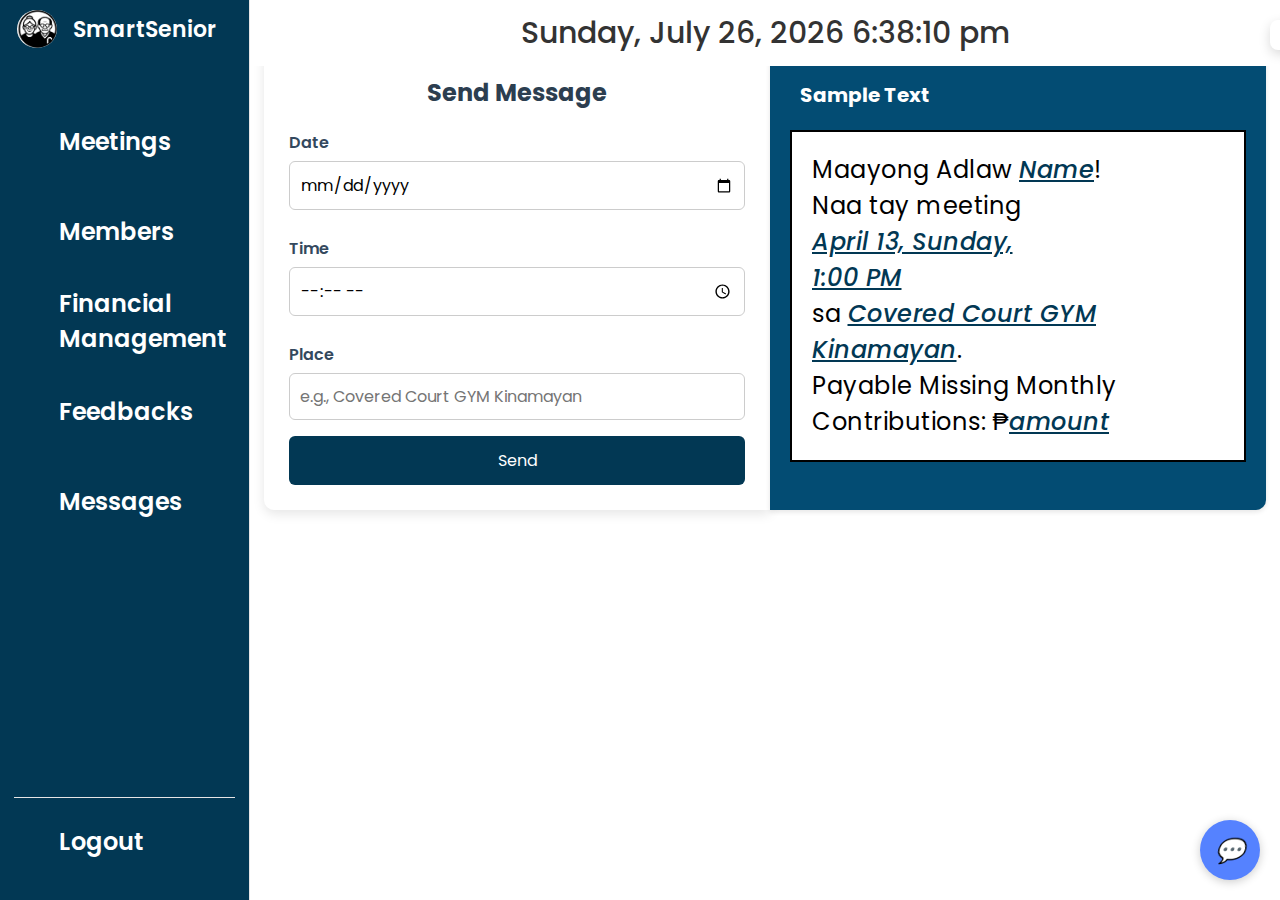
<file: pages/messages.html>
<!DOCTYPE html>

<html lang="en">
<head>
    <meta charset="UTF-8">
    <meta http-equiv="X-UA-Compatible" content="IE=edge">
    <meta name="viewport" content="width=device-width, initial-scale=1.0">
    
    <!----======== CSS ======== -->
    <link rel="stylesheet" href="../css/style.css">
    <link rel="stylesheet" href="../css/chatbot.css">
     
    <!----===== Iconscout CSS ===== -->
    <link rel="stylesheet" href="https://unicons.iconscout.com/release/v4.0.0/css/line.css">

    <title>Senior Citizen </title> 

    <link rel="stylesheet" href="https://cdnjs.cloudflare.com/ajax/libs/font-awesome/5.15.4/css/all.min.css">
</head>
<body>
    <nav>
        <div class="logo-name">
            <div class="logo-image">
                <img src="../img/logo.jpg" alt="">
            </div>

            <span class="logo_name">SmartSenior
            </span>
        </div>

        <div class="menu-items">
            <ul class="nav-links">
                <li><a href="index.html">
                    <i class="uil uil-estate"></i>
                    <span class="link-name">Meetings</span>
                </a></li>
                <li><a href="members.html">
              <i class="uil uil-users-alt"></i>
                    <span class="link-name">Members</span>
                </a></li>
                <li><a href="financialmanagement.html">
                    <i class="uil uil-chart"></i>
                    <span class="link-name">Financial <br>Management </span>
                </a></li>
                <li><a href="feedbacks.html">
                    <i class="uil uil-thumbs-up"></i>
                    <span class="link-name">Feedbacks</span>
                </a></li>
                <li><a href="#">
                    <i class="uil uil-comments"></i>
                    <span class="link-name">Messages</span>
                </a></li>
         
            </ul>
            
            <ul class="logout-mode">
                <li><a href="#">
                    <i class="uil uil-signout"></i>
                    <span class="link-name">Logout</span>
                </a></li>

                

                <div class="mode-toggle">
                  <span class="switch"></span>
                </div>
            </li>
            </ul>
        </div>
    </nav>

    <section class="dashboard">
        <div class="top">
            <i class="uil uil-bars sidebar-toggle"></i>
            <div id="current-date" class="current-date"></div>
            
              
        

            
            
        </div>
        

        

<!-- Insert this inside your page -->
<div class="flex-container">
  <div class="message-card">
    <h2>Send Message</h2>

    <label>Date</label>
    <input type="date" id="date">

    <label>Time</label>
    <input type="time" id="time">

    <label>Place</label>
    <input type="text" id="place" placeholder="e.g., Covered Court GYM Kinamayan">

    <button onclick="sendMessage()">Send</button>
  </div>

  <div class="container" id="sampleContainer">
    <div class="title" style="color: #fff;">Sample Text</div>
    <div class="content">
      Maayong Adlaw <span class="underline"><em>Name</em></span>!<br>
      Naa tay meeting<br>
      <span class="underline"><em id="sampleDateTimeSpan">April 13, Sunday,<br>1:00 PM</em></span><br>
      sa <span class="underline"><em id="samplePlaceSpan">Covered Court GYM Kinamayan</em></span>.<br>
      Payable Missing Monthly Contributions: ₱<span class="underline"><em>amount</em></span>
    </div>
  </div>
</div>

<div id="confirmationBox" class="confirmation-box" style="display: none;">
  Message successfully sent!
</div>

<div id="errorBox" class="error-box" style="display: none;">
  Please fill out all fields before sending the message.
</div>

<style>
  .flex-container {
    display: flex;
    gap: 0;
    width: 100%;
    margin-top: 40px;
    flex-wrap: wrap;
  }

  .message-card {
    background: #ffffff;
    padding: 25px;
    width: 50%;
    box-shadow: 0 4px 12px rgba(0,0,0,0.1);
    border-radius: 10px 0 0 10px;
    min-width: 300px;
    flex: 1;
  }

  .container {
    background-color: #034c73;
    padding: 20px;
    width: 50%;
    margin-top: 0;
    position: relative;
    border-radius: 0 10px 10px 0;
    box-shadow: 0 2px 5px rgba(0,0,0,0.1);
    min-width: 300px;
    flex: 1;
  }

  h2 {
    text-align: center;
    color: #2c3e50;
    margin-bottom: 20px;
  }

  label {
    font-weight: 600;
    color: #34495e;
    display: block;
    margin-top: 10px;
  }

  input[type="text"],
  input[type="date"],
  input[type="time"],
  input[type="number"] {
    width: 100%;
    padding: 10px;
    margin-top: 6px;
    margin-bottom: 16px;
    border: 1px solid #ccc;
    border-radius: 6px;
    font-size: 16px;
  }

  .dropdown {
    position: relative;
    margin-bottom: 16px;
  }

  .dropdown-button {
    width: 100%;
    padding: 10px;
    border: 1px solid #ccc;
    border-radius: 6px;
    background-color: white;
    font-size: 16px;
    cursor: pointer;
  }

  .dropdown-panel {
    display: none;
    position: absolute;
    width: 100%;
    top: 100%;
    background: white;
    border: 1px solid #ccc;
    border-radius: 6px;
    padding: 10px;
    max-height: 180px;
    overflow-y: auto;
    z-index: 10;
  }

  .dropdown.open .dropdown-panel {
    display: block;
  }

  #memberSearch {
    width: 100%;
    padding: 8px;
    margin-bottom: 8px;
    font-size: 14px;
  }

  .dropdown-panel label {
    display: block;
    margin-bottom: 6px;
    font-weight: normal;
    cursor: pointer;
  }

  button {
    width: 100%;
    padding: 12px;
    background-color: #023854;
    color: white;
    border: none;
    border-radius: 6px;
    font-size: 16px;
    cursor: pointer;
    transition: background-color 0.3s ease;
  }

  button:hover {
    background-color: #023854;
  }
  
  .confirmation-box {
    margin-top: 20px;
    padding: 15px;
    background-color: #d4edda;
    color: #155724;
    border: 1px solid #c3e6cb;
    border-radius: 6px;
    text-align: center;
    animation: fadeIn 0.5s ease;
  }

  @keyframes fadeIn {
    from { opacity: 0; transform: scale(0.95); }
    to { opacity: 1; transform: scale(1); }
  }

  .error-box {
    margin-top: 10px;
    padding: 15px;
    background-color: #f8d7da;
    color: #721c24;
    border: 1px solid #f5c6cb;
    border-radius: 6px;
    text-align: center;
    animation: fadeIn 0.3s ease;
  }
  
  .title {
    font-weight: bold;
    padding: 10px;
    font-size: clamp(18px, 2vw, 20px);
    color: #023854;
  }

  .content {
    border: 2px solid black;
    padding: 20px;
    margin-top: 10px;
    background-color: white;
    font-size: clamp(16px, 2vw, 24px);
    line-height: 1.5;
    letter-spacing: 0.5px;
  }

  em {
    font-style: italic;
    font-weight: 500;
  }

  .underline {
    text-decoration: underline;
    color: #023854;
  }
  
  .close-button {
    position: absolute;
    top: 10px;
    right: 10px;
    background-color: #ff5252;
    color: white;
    border: none;
    border-radius: 50%;
    width: 24px;
    height: 24px;
    font-weight: bold;
    cursor: pointer;
    display: flex;
    align-items: center;
    justify-content: center;
    padding: 0;
  }
  
  .close-button:hover {
    background-color: #ff0000;
  }

  .notification {
    position: fixed;
    top: 20px;
    right: 20px;
    padding: 15px 25px;
    border-radius: 8px;
    background-color: #fff;
    box-shadow: 0 4px 12px rgba(0, 0, 0, 0.15);
    z-index: 1200;
    display: flex;
    align-items: center;
    gap: 12px;
    transform: translateX(120%);
    transition: transform 0.3s ease;
    max-width: 300px;
  }

  .notification.error {
    background-color: #fde8e8;
    border-left: 4px solid #dc3545;
    color: #dc3545;
  }

  .notification.success {
    background-color: #e8f5e9;
    border-left: 4px solid #4caf50;
    color: #2e7d32;
  }

  .notification.show {
    transform: translateX(0);
  }

  .notification i {
    font-size: 20px;
  }

  /* Responsive styles */
  @media screen and (max-width: 768px) {
    .flex-container {
      flex-direction: column;
      width: 100%;
      padding: 0 15px;
      box-sizing: border-box;
    }

    .message-card, .container {
      width: 100%;
      border-radius: 10px;
      margin: 10px 0;
      min-width: 100%;
    }

    .content {
      padding: 15px;
    }
  }

  @media screen and (max-width: 480px) {
    .flex-container {
      margin-top: 20px;
      padding: 0 10px;
    }

    .message-card, .container {
      padding: 15px;
    }

    .content {
      padding: 10px;
    }

    h2 {
      font-size: 20px;
    }
  }
</style>

<script>
  function showNotification(message, type = 'success') {
    const notification = document.getElementById('notification');
    notification.className = `notification ${type}`;
    notification.innerHTML = `
      <i class="fas ${type === 'success' ? 'fa-check-circle' : 'fa-exclamation-circle'}"></i>
      <span>${message}</span>
    `;
    notification.classList.add('show');
    
    setTimeout(() => {
      notification.classList.remove('show');
    }, 3000);
  }

  function sendMessage() {
    const date = document.getElementById("date").value;
    const time = document.getElementById("time").value;
    const place = document.getElementById("place").value;

    if (!date || !time || !place) {
      showNotification('Please fill out all fields before sending the message.', 'error');
      return;
    }

    const message = `Meeting scheduled on ${date} at ${time} in ${place}.`;

    // Clear fields
    document.getElementById("date").value = "";
    document.getElementById("time").value = "";
    document.getElementById("place").value = "";

    showNotification('Message successfully sent!', 'success');
  }
  
  function updateSampleText() {
    // Get input values
    const dateValue = document.getElementById("date").value;
    const timeValue = document.getElementById("time").value;
    const placeValue = document.getElementById("place").value || "Place";
    
    // Format the date if provided
    let formattedDate = "Date";
    if (dateValue) {
      const date = new Date(dateValue);
      const options = { month: 'long', day: 'numeric', weekday: 'long' };
      formattedDate = date.toLocaleDateString('en-US', options);
    }
    
    // Format the time if provided
    let formattedTime = "Time";
    if (timeValue) {
      const timeParts = timeValue.split(':');
      let hours = parseInt(timeParts[0]);
      const minutes = timeParts[1];
      const ampm = hours >= 12 ? 'PM' : 'AM';
      hours = hours % 12;
      hours = hours ? hours : 12; // the hour '0' should be '12'
      formattedTime = hours + ':' + minutes + ' ' + ampm;
    }
    
    // Update the sample text content
    document.getElementById("sampleDateTimeSpan").innerHTML = formattedDate + ",<br>" + formattedTime;
    document.getElementById("samplePlaceSpan").innerHTML = placeValue;
  }
  
  document.addEventListener("DOMContentLoaded", function() {
    const sidebarToggle = document.querySelector(".sidebar-toggle");
    const nav = document.querySelector("nav");
    const dashboard = document.querySelector(".dashboard");
    
    function toggleSidebar() {
        nav.classList.toggle("open");
        dashboard.classList.toggle("nav-open");
        
        // Give time for the transition to complete
        setTimeout(() => {
            window.dispatchEvent(new Event('resize'));
        }, 300);
    }
    
    sidebarToggle.addEventListener("click", toggleSidebar);

    // Close sidebar when clicking outside on mobile
    document.addEventListener("click", (e) => {
        if (window.innerWidth <= 768) {
            if (!nav.contains(e.target) && !sidebarToggle.contains(e.target)) {
                nav.classList.remove("open");
                dashboard.classList.remove("nav-open");
                
                // Give time for the transition to complete
                setTimeout(() => {
                    window.dispatchEvent(new Event('resize'));
                }, 300);
            }
        }
    });

    // Handle window resize
    let resizeTimeout;
    window.addEventListener("resize", () => {
        clearTimeout(resizeTimeout);
        resizeTimeout = setTimeout(() => {
            if (window.innerWidth > 768) {
                nav.classList.remove("open");
                dashboard.classList.remove("nav-open");
            }
        }, 250);
    });

    // Your existing event listeners...
    document.getElementById("date").addEventListener("change", updateSampleText);
    document.getElementById("time").addEventListener("change", updateSampleText);
    document.getElementById("place").addEventListener("input", updateSampleText);
  });
</script>

<!-- Chat Widget -->
<div class="chat-widget" id="chat-widget">
    <div class="chat-bubble" id="chat-bubble">
        <i>💬</i>
    </div>
    
    <div class="chat-container" id="chat-container">
        <div class="chat-header">
            <div class="chat-title">
                <span class="status-indicator"></span>
                AI Assistant
            </div>
            <div class="chat-close" id="chat-close">×</div>
        </div>
        
        <div class="chat-messages" id="chat-messages">
            <div class="message-container bot-container">
                <div class="message bot-message">
                    Maayong adlaw! Ako imong AI assistant. Unsay akong ikatabang nimo karon?
                </div>
                <span class="timestamp">Now</span>
            </div>
            
            <div class="typing-indicator" id="typing-indicator">
                <div class="typing-bubble"></div>
                <div class="typing-bubble"></div>
                <div class="typing-bubble"></div>
            </div>
        </div>
        
        <div class="chat-input">
            <textarea class="chat-input-field" id="chat-input-field" placeholder="I-type imong mensahe..." rows="1"></textarea>
            <button class="chat-send-btn" id="chat-send-btn">➤</button>
        </div>
    </div>
</div>

<div id="notification" class="notification"></div>

<script src="../js/script.js"></script>
<script src="../js/chatbot.js"></script>

<style>
  @media (max-width: 480px) {
    .dashboard {
      padding: 10px;
    }
    nav.open {
      width: 100%;
    }
    .dashboard.nav-open {
      left: 100%;
      width: 0;
    }
  }
</style>
</body>
</html>
</file>
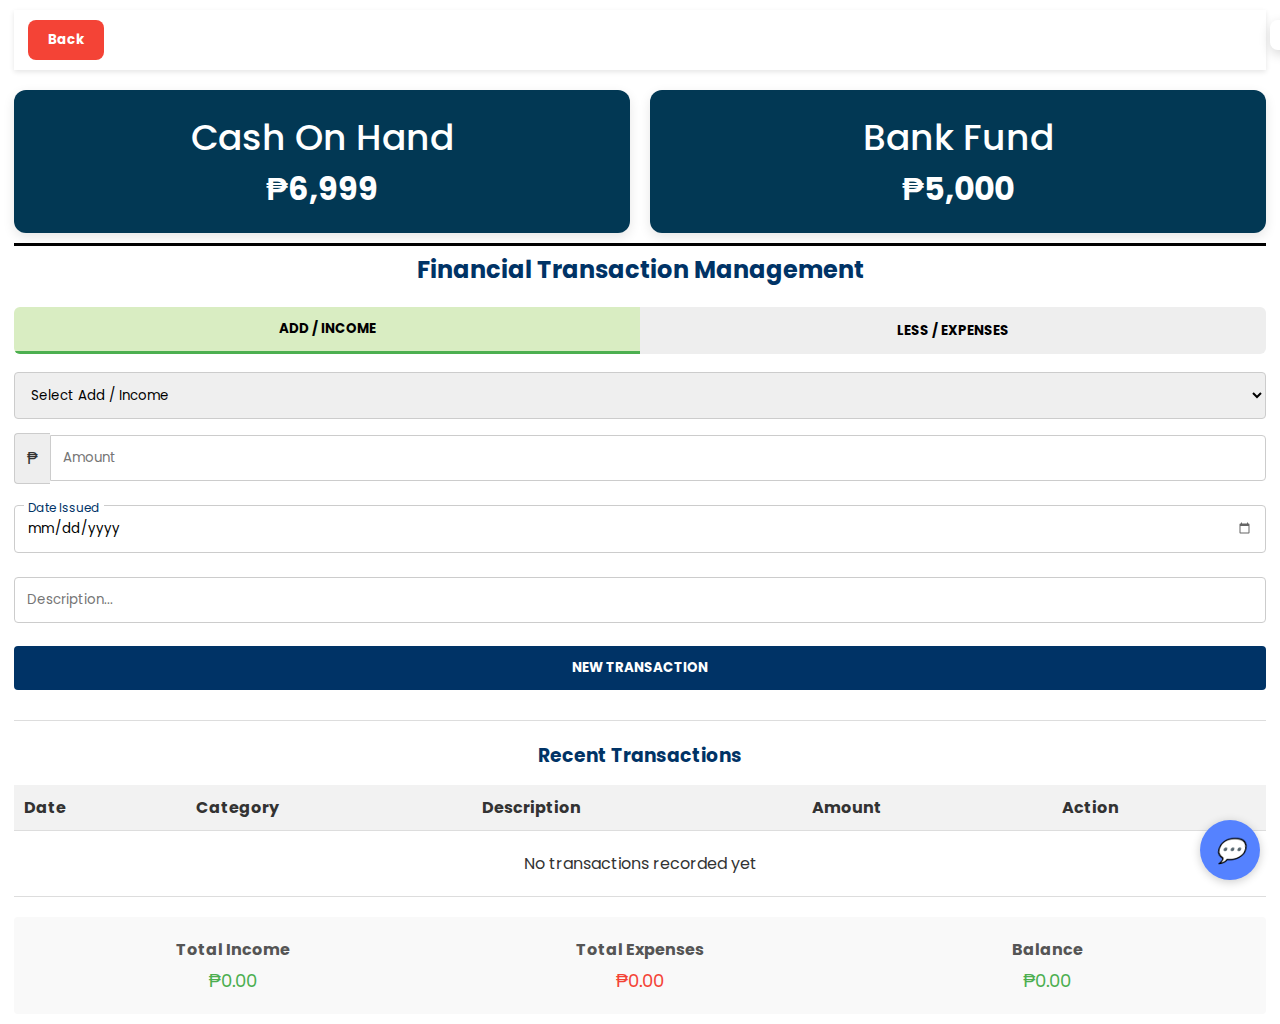
<file: pages/newtransaction.html>
<!DOCTYPE html>
<html lang="en">

<head>
  <meta charset="UTF-8" />
  <meta http-equiv="X-UA-Compatible" content="IE=edge" />
  <meta name="viewport" content="width=device-width, initial-scale=1.0" />
  <link rel="stylesheet" href="../css/chatbot.css">
  
  <title>Senior Citizen</title>
  <link href="https://fonts.googleapis.com/css2?family=Poppins:wght@200;300;400;500;600&display=swap" rel="stylesheet">
  <style>
    * {
      margin: 0;
      padding: 0;
      box-sizing: border-box;
      font-family: 'Poppins', sans-serif;
    }

    :root {
      --primary-color: #0E4BF1;
      --panel-color: #FFF;
      --text-color: #000;
      --black-light-color: #000;
      --border-color: #e6e5e5;
      --toggle-color: #DDD;
      --box1-color: #4DA3FF;
      --box2-color: #FFE6AC;
      --box3-color: #E7D1FC;
      --title-icon-color: #fff;
      --tran-05: all 0.5s ease;
      --tran-03: all 0.3s ease;
    }

    body {
      min-height: 100vh;
      background-color: var(--primary-color);
    }

    body.dark {
      --primary-color: #3A3B3C;
      --panel-color: #242526;
      --text-color: #CCC;
      --black-light-color: #CCC;
      --border-color: #4D4C4C;
      --toggle-color: #FFF;
      --box1-color: #3A3B3C;
      --box2-color: #3A3B3C;
      --box3-color: #3A3B3C;
      --title-icon-color: #CCC;
    }

    .dashboard {
      position: relative;
      background-color: var(--panel-color);
      min-height: 100vh;
      padding: 10px 14px;
      
    }

   .top {
  position: sticky;
  top: 0;
  z-index: 1000;
  display: flex;
  justify-content: space-between;
  align-items: center;
  background-color: var(--panel-color, white);
  padding: 10px 14px;
  box-shadow: 0 2px 5px rgba(0, 0, 0, 0.1);
  width: 100%;
  
}

    .close-btn {
      margin-right:10px;
      padding: 10px 20px;
      background-color: #f44336;
      color: white;
      border: none;
      border-radius: 8px;
      font-weight: bold;
      cursor: pointer;
      transition: background 0.3s;
    }

    .close-btn:hover {
      background-color: #d32f2f;
    }

    .search-box {
    margin-top:10px;
      position: relative;
      height: 45px;
      width: 100%;
      max-width: 100%;
    }

    .search-box input {
      width: 100%;
      height: 100%;
      padding: 0 25px 0 50px;
      border: 1px solid var(--border-color);
      border-radius: 5px;
      background-color: var(--panel-color);
      color: var(--text-color);
      font-size: 15px;
      outline: none;
    }

    .search-box i {
      position: absolute;
      top: 50%;
      left: 15px;
      transform: translateY(-50%);
      font-size: 22px;
      color: var(--black-light-color);
    }

    .overview .boxes {
      display: flex;
      flex-wrap: wrap;
      gap: 20px;
      margin-top: 20px;
    }

    .box {
      flex: 1 1 250px;
      padding: 20px;
      border-radius: 12px;
      background: var(--box1-color);
      box-shadow: 0 4px 12px rgba(0, 0, 0, 0.1);
      text-align: center;
      transition: transform 0.3s;
    }

    .box:hover {
      transform: translateY(-5px);
    }

 

    .container {
      background: white;
      padding: 60px;
      border-radius: 10px;
      box-shadow: 0 4px 10px rgba(0, 0, 0, 0.1);
      text-align: center;
      max-width: 400px;
      margin: 30px auto;
    }

 
    .box .number {
  display: block;
  font-size: 32px;
  font-weight: bold;
  color: #333;
}

hr {
  border: none;
  border-top: 3px solid black;
  margin-top:10px;
  margin-bottom:6px;

}

    .notification {
      position: fixed;
      top: 20px;
      right: 20px;
      padding: 15px 25px;
      border-radius: 8px;
      background-color: #fff;
      box-shadow: 0 4px 12px rgba(0, 0, 0, 0.15);
      z-index: 1200;
      display: flex;
      align-items: center;
      gap: 12px;
      transform: translateX(120%);
      transition: transform 0.3s ease;
      max-width: 300px;
    }

    .notification.error {
      background-color: #fde8e8;
      border-left: 4px solid #dc3545;
      color: #dc3545;
    }

    .notification.success {
      background-color: #e8f5e9;
      border-left: 4px solid #4caf50;
      color: #2e7d32;
    }

    .notification.show {
      transform: translateX(0);
    }

    .notification i {
      font-size: 20px;
    }

    .delete-modal-overlay {
      display: none;
      position: fixed;
      top: 0;
      left: 0;
      right: 0;
      bottom: 0;
      background-color: rgba(0, 0, 0, 0.5);
      z-index: 1000;
      align-items: center;
      justify-content: center;
    }

    .delete-modal {
      background-color: white;
      border-radius: 12px;
      width: 100%;
      max-width: 400px;
      padding: 25px;
      text-align: center;
      animation: modalFadeIn 0.3s ease;
    }

    .delete-modal h3 {
      color: #dc3545;
      margin-bottom: 15px;
      font-size: 24px;
    }

    .delete-modal p {
      color: #666;
      margin-bottom: 25px;
      font-size: 16px;
    }

    .delete-modal .btn-group {
      display: flex;
      justify-content: center;
      gap: 15px;
    }

    .delete-modal .btn {
      min-width: 120px;
    }

    .delete-btn-confirm {
      background-color: #dc3545;
      color: white;
      border: none;
      padding: 10px 20px;
      border-radius: 6px;
      cursor: pointer;
      transition: all 0.3s ease;
    }

    .delete-btn-confirm:hover {
      background-color: #c82333;
    }

    .delete-btn-cancel {
      background-color: #6c757d;
      color: white;
      border: none;
      padding: 10px 20px;
      border-radius: 6px;
      cursor: pointer;
      transition: all 0.3s ease;
    }

    .delete-btn-cancel:hover {
      background-color: #5a6268;
    }

    @keyframes modalFadeIn {
      from { opacity: 0; transform: translateY(-20px); }
      to { opacity: 1; transform: translateY(0); }
    }

  </style>
  <link rel="stylesheet" href="https://cdnjs.cloudflare.com/ajax/libs/font-awesome/5.15.4/css/all.min.css">
</head>

<body>
  <section class="dashboard">
  <div class="top">
    <button class="close-btn" id="cancel-btn">Back</button>
  <script>
  document.getElementById('cancel-btn').addEventListener('click', function() {
    window.history.back();
  });
</script>
  </div>

   <style>
    .modal {
      margin-top:60px;
      display: none;
      position: fixed;
      z-index: 999;
      left: 0;
      top: 0;
      width: 100%;
      height: 100%;
      overflow: auto;
      background-color: rgba(0,0,0,0.4);
    }

    .modal-content {
      background-color: #fefefe;
      margin: 2% auto;
      padding: 30px;
      border: 1px solid #888;
      width: 480px;
      border-radius: 10px;
      max-height: 80vh; /* Limit the maximum height of the modal */
      overflow-y: auto;
    }

    input[type="number"], input[type="date"] {
      width: 100%;
      padding: 8px;
      margin: 6px 0 12px 0;
      border-radius: 5px;
      border: 1px solid #ccc;
    }

    label {
      display: block;
      margin-top: 10px;
    }

    .withdraw-btn {
      width: 100%;
      padding: 10px;
      background-color: #034c73;
      color: white;
      border: none;
      border-radius: 5px;
      margin-top: 15px;
      font-weight: bold;
      cursor: pointer;
    }

    .withdraw-btn:hover {
      background-color: #026aa7;
    }
    
    /* Modal Alert Styles */
    .modal-alert {
      background-color: #f8d7da;
      color: #721c24;
      padding: 10px;
      border-radius: 5px;
      margin: 10px 0;
      text-align: center;
      display: none;
    }

    .success-alert {
      background-color: #d4edda;
      color: #155724;
      padding: 10px;
      border-radius: 5px;
      margin: 10px 0;
      text-align: center;
      display: none;
    }

    /* Confirmation Modal */
    .confirm-modal {
      display: none;
      position: fixed;
      z-index: 1001;
      left: 0;
      top: 0;
      width: 100%;
      height: 100%;
      background-color: rgba(0,0,0,0.6);
    }

    .confirm-content {
      background-color: #fefefe;
      margin: 15% auto;
      padding: 20px;
      border-radius: 10px;
      width: 300px;
      text-align: center;
    }

    .btn-group {
      display: flex;
      justify-content: space-between;
      margin-top: 20px;
    }

    .confirm-btn, .cancel-btn {
      padding: 8px 20px;
      border: none;
      border-radius: 5px;
      cursor: pointer;
    }

    .confirm-btn {
      background-color: #034c73;
      color: white;
    }

    .cancel-btn {
      background-color: #f44336;
      color: white;
    }
    
  </style>
</head>
<body>

<div class="dash-content">
  <div class="overview">
    <div class="boxes">
      <div class="box box1"  style="background-color: #023854;" onclick="openModal('modalCash') " >  
            <span class="text" style="color :#fff; font-size:36px; font-weight:500; ">Cash On Hand</span>  
            <span class="number" id="cashDisplay" style="color :#fff;" >₱6,999</span>  
          </div>  
          <div class="box box2" style="background-color: #023854;" onclick="openModal('modalBank') ">  
            <span class="text" style="color :#fff; font-size:36px; font-weight:500;">Bank Fund</span>  
            <span class="number" id="bankDisplay" style="color :#fff;  ">₱5,000</span>  
          </div>  
    </div>
  </div>
</div>

<!-- Withdrawal Modal -->
<div id="modalCash" class="modal">
  <div class="modal-content">
    <span onclick="closeModal('modalCash')" style="cursor:pointer; float:right;">&times;</span>
    <h3>Bank Fund to Cash on Hand</h3>
    <div style="background: #ffeaa7; padding: 20px; margin: 20px auto; width: 100%; max-width: 300px; text-align: center; border-radius: 12px; ">
      <p><strong >Bank Fund:</strong> ₱<span id="modalBankFund">6999</span></p>
      <p><strong>– Withdrawn:</strong> ₱<span id="withdrawn">0</span></p>
      <hr>
      <p><strong>Cash on Hand:</strong> ₱<span id="modalCashOnHand">5000</span></p>
    </div>
    <!-- Alert inside the modal -->
    <div id="withdrawalAlertBox" class="modal-alert"></div>
    <div id="withdrawalSuccessBox" class="success-alert"></div>
    
    <label>Enter Amount to Withdraw:</label>
    <input type="number" id="withdrawInput" value="0" oninput="updateWithdrawal()" />
    <label>Date Issued:</label>
    <input type="date" id="dateIssued1" required>
    <button class="withdraw-btn" onclick="confirmWithdraw()">Withdraw</button>
  </div>
</div>

<!-- Deposit Modal -->
<div id="modalBank" class="modal">
  <div class="modal-content">
    <span onclick="closeModal('modalBank')" style="cursor:pointer; float:right;">&times;</span>
    <h3>Cash on Hand to Bank Fund</h3>
    <div style="background: #ffeaa7; padding: 20px; margin: 20px auto; width: 100%; max-width: 300px; text-align: center; border-radius: 12px;">
      <p><strong>Cash on Hand:</strong> ₱<span id="modalDepositCash">5000</span></p>
      <p><strong>+ Deposit:</strong> ₱<span id="depositAmount">0</span></p>
      <hr>
      <p><strong>Bank Fund:</strong> ₱<span id="modalDepositBank">6999</span></p>
    </div>
    <!-- Alert inside the modal -->
    <div id="depositAlertBox" class="modal-alert"></div>
    <div id="depositSuccessBox" class="success-alert"></div>
    
    <label>Enter Amount to Deposit:</label>
    <input type="number" id="depositInput" value="0" oninput="updateDeposit()" />
    <label>Date Issued:</label>
    <input type="date" id="depositDate" value="2024-02-01" />
    <button class="withdraw-btn" onclick="confirmDeposit()">Deposit</button>
  </div>
</div>

<!-- Confirmation Modal -->
<div id="confirmationModal" class="confirm-modal">
  <div class="confirm-content">
    <h3>Confirm Transaction</h3>
    <p id="confirmationMessage"></p>
    <div class="btn-group">
      <button class="cancel-btn" onclick="hideConfirmation()">Cancel</button>
      <button id="confirmActionBtn" class="confirm-btn">Confirm</button>
    </div>
  </div>
</div>

<div class="delete-modal-overlay" id="deleteModalOverlay">
  <div class="delete-modal">
    <h3>Delete Transaction</h3>
    <p>Are you sure you want to delete this transaction? This action cannot be undone.</p>
    <div class="btn-group">
      <button class="delete-btn-cancel" id="deleteCancelBtn">Cancel</button>
      <button class="delete-btn-confirm" id="deleteConfirmBtn">Delete</button>
    </div>
  </div>
</div>

<script>
  let bankFund = 5000;
  let cashOnHand = 6999;
  let transactionType = '';
  let deleteIndex = null;

  function openModal(id) {
    document.getElementById(id).style.display = 'block';
    updateUI();

    // Reset alert messages
    hideModalAlerts();
  }

  function closeModal(id) {
    document.getElementById(id).style.display = 'none';
  }

  function updateWithdrawal() {
    let amount = parseFloat(document.getElementById('withdrawInput').value) || 0;
    if (amount > bankFund) {
      amount = bankFund;
      document.getElementById('withdrawInput').value = bankFund;
    }
    document.getElementById('withdrawn').innerText = amount.toLocaleString();
    document.getElementById('modalCashOnHand').innerText = (cashOnHand + amount).toLocaleString();
    
    // Hide the alert when the user updates the input
    hideModalAlerts();
  }

  function updateDeposit() {
    let amount = parseFloat(document.getElementById('depositInput').value) || 0;
    if (amount > cashOnHand) {
      amount = cashOnHand;
      document.getElementById('depositInput').value = cashOnHand;
    }
    document.getElementById('depositAmount').innerText = amount.toLocaleString();
    document.getElementById('modalDepositBank').innerText = (bankFund + amount).toLocaleString();
    
    // Hide the alert when the user updates the input
    hideModalAlerts();
  }

  function showModalAlert(message, type) {
    if (type === 'withdraw') {
      const alertBox = document.getElementById('withdrawalAlertBox');
      alertBox.innerText = message;
      alertBox.style.display = 'block';
      
      // Auto hide after 3 seconds
      setTimeout(() => {
        alertBox.style.display = 'none';
      }, 3000);
    } else if (type === 'deposit') {
      const alertBox = document.getElementById('depositAlertBox');
      alertBox.innerText = message;
      alertBox.style.display = 'block';
      
      // Auto hide after 3 seconds
      setTimeout(() => {
        alertBox.style.display = 'none';
      }, 3000);
    }
  }

  function showSuccessAlert(message, type) {
    if (type === 'withdraw') {
      const successBox = document.getElementById('withdrawalSuccessBox');
      successBox.innerText = message;
      successBox.style.display = 'block';
      
      // Auto hide after 3 seconds
      setTimeout(() => {
        successBox.style.display = 'none';
      }, 3000);
    } else if (type === 'deposit') {
      const successBox = document.getElementById('depositSuccessBox');
      successBox.innerText = message;
      successBox.style.display = 'block';
      
      // Auto hide after 3 seconds
      setTimeout(() => {
        successBox.style.display = 'none';
      }, 3000);
    }
  }

  function hideModalAlerts() {
    document.getElementById('withdrawalAlertBox').style.display = 'none';
    document.getElementById('depositAlertBox').style.display = 'none';
    document.getElementById('withdrawalSuccessBox').style.display = 'none';
    document.getElementById('depositSuccessBox').style.display = 'none';
  }

  function confirmWithdraw() {
    const amount = parseFloat(document.getElementById('withdrawInput').value) || 0;
    if (amount <= 0) {
      showModalAlert("Please enter an amount greater than 0.", 'withdraw');
      return;
    }
    
    if (amount > bankFund) {
      showModalAlert("Insufficient funds in your bank account.", 'withdraw');
      return;
    }
    
    // Show confirmation modal
    document.getElementById('confirmationMessage').innerText = `Are you sure you want to withdraw ₱${amount.toLocaleString()}?`;
    document.getElementById('confirmActionBtn').onclick = function() {
      processWithdrawal(amount);
    };
    document.getElementById('confirmationModal').style.display = 'block';
    transactionType = 'withdraw';
  }

  function confirmDeposit() {
    const amount = parseFloat(document.getElementById('depositInput').value) || 0;
    if (amount <= 0) {
      showModalAlert("Please enter an amount greater than 0.", 'deposit');
      return;
    }
    
    if (amount > cashOnHand) {
      showModalAlert("Insufficient cash on hand.", 'deposit');
      return;
    }
    
    // Show confirmation modal
    document.getElementById('confirmationMessage').innerText = `Are you sure you want to deposit ₱${amount.toLocaleString()}?`;
    document.getElementById('confirmActionBtn').onclick = function() {
      processDeposit(amount);
    };
    document.getElementById('confirmationModal').style.display = 'block';
    transactionType = 'deposit';
  }

  function processWithdrawal(amount) {
    bankFund -= amount;
    cashOnHand += amount;
    updateUI();
    hideConfirmation();
    showSuccessAlert(`Successfully withdrawn ₱${amount.toLocaleString()}.`, 'withdraw');
    
    // Close the modal after a delay
    setTimeout(() => {
      closeModal('modalCash');
    }, 2000);
  }

  function processDeposit(amount) {
    bankFund += amount;
    cashOnHand -= amount;
    updateUI();
    hideConfirmation();
    showSuccessAlert(`Successfully deposited ₱${amount.toLocaleString()}.`, 'deposit');
    
    // Close the modal after a delay
    setTimeout(() => {
      closeModal('modalBank');
    }, 2000);
  }

  function hideConfirmation() {
    document.getElementById('confirmationModal').style.display = 'none';
  }

  function updateUI() {
    document.getElementById('bankDisplay').innerText = `₱${bankFund.toLocaleString()}`;
    document.getElementById('cashDisplay').innerText = `₱${cashOnHand.toLocaleString()}`;

    document.getElementById('modalBankFund').innerText = bankFund.toLocaleString();
    document.getElementById('modalCashOnHand').innerText = cashOnHand.toLocaleString();

    document.getElementById('modalDepositCash').innerText = cashOnHand.toLocaleString();
    document.getElementById('modalDepositBank').innerText = bankFund.toLocaleString();

    document.getElementById('withdrawInput').value = 0;
    document.getElementById('depositInput').value = 0;
    document.getElementById('withdrawn').innerText = '0';
    document.getElementById('depositAmount').innerText = '0';
  }

  function confirmDelete(index) {
    deleteIndex = index;
    document.getElementById('deleteModalOverlay').style.display = 'flex';
  }

  function deleteTransaction(index) {
    confirmDelete(index);
  }

  // Add these event listeners after the existing ones
  document.getElementById('deleteCancelBtn').addEventListener('click', () => {
    document.getElementById('deleteModalOverlay').style.display = 'none';
    deleteIndex = null;
  });

  document.getElementById('deleteConfirmBtn').addEventListener('click', () => {
    if (deleteIndex !== null) {
      transactions.splice(deleteIndex, 1);
      localStorage.setItem('transactions', JSON.stringify(transactions));
      loadTransactions();
      updateSummary();
      document.getElementById('deleteModalOverlay').style.display = 'none';
      deleteIndex = null;
      showNotification('Transaction deleted successfully', 'error');
    }
  });

  document.getElementById('deleteModalOverlay').addEventListener('click', (event) => {
    if (event.target === document.getElementById('deleteModalOverlay')) {
      document.getElementById('deleteModalOverlay').style.display = 'none';
      deleteIndex = null;
    }
  });
</script>


     <hr>
       

<style>
  /* Enhanced styling for better visual appeal */
  body {
    font-family: 'Segoe UI', Tahoma, Geneva, Verdana, sans-serif;
    color: #333;
  }
  
  h2 {
    text-align: center;
    margin-bottom: 20px;
    color: #003366;
  }
  
  .tabs {
    display: flex;
    margin-bottom: 10px;
    border-radius: 6px;
    overflow: hidden;
  }
  
  .tab {
    flex: 1;
    padding: 12px;
    border: none;
    background: #eee;
    font-weight: bold;
    cursor: pointer;
    transition: all 0.3s ease;
  }
  
  .tab.active {
    background: #d9edc2;
    border-bottom: 3px solid #4CAF50;
  }
  
  #expenseTab.active {
    background: #fddede;
    border-bottom: 3px solid #f44336;
  }
  
  form {
    display: flex;
    flex-direction: column;
  }
  
  select, input[type="number"], input[type="text"], input[type="date"] {
    padding: 12px;
    margin: 8px 0;
    border-radius: 4px;
    border: 1px solid #ccc;
    transition: border-color 0.3s ease;
  }
  
  select:focus, input:focus {
    border-color: #003366;
    outline: none;
    box-shadow: 0 0 5px rgba(0,51,102,0.2);
  }
  
  .input-group {
    display: flex;
    align-items: center;
  }
  
  .currency-symbol {
    background: #eee;
    padding: 12px;
    border: 1px solid #ccc;
    border-right: none;
    border-radius: 4px 0 0 4px;
  }
  
  .input-group input {
    flex: 1;
    border-radius: 0 4px 4px 0;
  }
  
  .submit-btn {
    margin-top: 15px;
    padding: 12px;
    background-color: #003366;
    color: white;
    font-weight: bold;
    border: none;
    border-radius: 4px;
    cursor: pointer;
    transition: background-color 0.3s ease;
  }
  
  .submit-btn:hover {
    background-color: #0055aa;
  }
  
  /* Floating label */
  .floating-label {
    position: relative;
    margin: 8px 0;
  }
  
  .floating-label input {
    width: 100%;
    padding: 12px;
    border: 1px solid #ccc;
    border-radius: 4px;
    outline: none;
  }
  
  .floating-label label {
    position: absolute;
    left: 10px;
    top: 14px;
    color: #999;
    background: white;
    padding: 0 4px;
    transition: 0.2s;
    pointer-events: none;
  }
  
  .floating-label input:focus + label,
  .floating-label input:not(:placeholder-shown) + label {
    top: -8px;
    font-size: 12px;
    color: #003366;
  }
  
  /* New transaction history section with responsive design */
  .transaction-history {
    margin-top: 30px;
    border-top: 1px solid #ddd;
    padding-top: 20px;
    overflow-x: auto; /* Enable horizontal scrolling on small screens */
  }
  
  .transaction-history h3 {
    text-align: center;
    margin-bottom: 15px;
    color: #003366;
  }
  
  /* Table styling with responsive design */
  .table-container {
    overflow-x: auto;
    width: 100%;
    margin-bottom: 20px;
  }
  
  table {
    width: 100%;
    border-collapse: collapse;
    min-width: 600px; /* Ensure minimum width for scrolling on mobile */
  }
  
  th, td {
    padding: 10px;
    text-align: left;
    border-bottom: 1px solid #ddd;
  }
  
  th {
    background-color: #f2f2f2;
    position: sticky;
    top: 0;
    z-index: 10;
  }
  
  tr.income {
    background-color: rgba(217, 237, 194, 0.3);
  }
  
  tr.expense {
    background-color: rgba(253, 222, 222, 0.3);
  }
  
  .summary-box {
    margin-top: 20px;
    padding: 15px;
    background-color: #f9f9f9;
    border-radius: 4px;
    display: flex;
    justify-content: space-between;
    flex-wrap: wrap; /* Allow wrapping on smaller screens */
  }
  
  .summary-item {
    text-align: center;
    margin: 5px 0;
    flex: 1;
    min-width: 120px; /* Ensure items don't get too narrow */
  }
  
  .summary-label {
    font-weight: bold;
    color: #555;
  }
  
  .summary-value {
    font-size: 18px;
    margin-top: 5px;
  }
  
  .income-value {
    color: #4CAF50;
  }
  
  .expense-value {
    color: #f44336;
  }
  
  .balance-value {
    color: #003366;
  }
  
  /* Error message styling */
  .error-message {
    color: #f44336;
    font-size: 12px;
    margin-top: 4px;
    display: none;
  }
  
  /* Calendar styling enhancement */
  input[type="date"]::-webkit-calendar-picker-indicator {
    cursor: pointer;
    opacity: 0.6;
    transition: opacity 0.2s ease;
  }
  
  input[type="date"]::-webkit-calendar-picker-indicator:hover {
    opacity: 1;
  }
  
  /* New addition: Delete button */
  .delete-btn {
    background-color: transparent;
    color: #f44336;
    border: none;
    cursor: pointer;
    padding: 5px;
    transition: color 0.3s ease;
  }
  
  .delete-btn:hover {
    color: #d32f2f;
  }
  
  /* Loading animation for form submission */
  .loading {
    display: none;
    text-align: center;
    margin-top: 10px;
  }
  
  .loading:after {
    content: ' .';
    animation: dots 1s steps(5, end) infinite;
  }
  
  @keyframes dots {
    0%, 20% {
      color: rgba(0,0,0,0);
      text-shadow:
        .25em 0 0 rgba(0,0,0,0),
        .5em 0 0 rgba(0,0,0,0);
    }
    40% {
      color: #333;
      text-shadow:
        .25em 0 0 rgba(0,0,0,0),
        .5em 0 0 rgba(0,0,0,0);
    }
    60% {
      text-shadow:
        .25em 0 0 #333,
        .5em 0 0 rgba(0,0,0,0);
    }
    80%, 100% {
      text-shadow:
        .25em 0 0 #333,
        .5em 0 0 #333;
    }
  }
  
  /* Mobile responsive improvements */
  @media (max-width: 768px) {
    /* Adjust button padding on mobile */
    .tab {
      padding: 10px 5px;
      font-size: 14px;
    }
    
    /* Stack summary boxes on mobile */
    .summary-box {
      flex-direction: column;
    }
    
    .summary-item {
      margin: 8px 0;
      width: 100%;
    }
    
    /* Make sure table headers don't overflow */
    th {
      font-size: 14px;
      white-space: nowrap;
    }
    
    /* Alternative mobile table view */
    .mobile-table-view .transaction-row {
      display: flex;
      flex-wrap: wrap;
      padding: 10px 0;
      border-bottom: 1px solid #ddd;
    }
    
    .mobile-table-view .mobile-table-header {
      font-weight: bold;
      font-size: 12px;
      color: #777;
    }
    
    .mobile-table-view .mobile-table-cell {
      padding: 5px 0;
    }
  }
</style>

<h2>Financial Transaction Management</h2>
<div class="tabs">
  <button id="incomeTab" class="tab active" onclick="switchTab('income')">ADD / INCOME</button>
  <button id="expenseTab" class="tab" onclick="switchTab('expense')">LESS / EXPENSES</button>
</div>

<form id="transactionForm">
  <select id="category" required>
    <option value="">Select Add / Income</option>
    <option>Membership</option>
        <option>Monthly Contribution</option>
        <option>Donation/Receive From Person</option>
        <option>Salary For Officials</option>
        <option>Custom</option>
  </select>
  <div class="error-message" id="categoryError">Please select a category</div>

  <div class="input-group">
    <span class="currency-symbol">₱</span>
    <input type="number" id="amount" placeholder="Amount" min="0.01" step="0.01" required>
  </div>
  <div class="error-message" id="amountError">Please enter a valid amount</div>

  <!-- Floating label for Date Issued -->
  <div class="floating-label">
    <input type="date" id="dateIssued" placeholder=" " required>
    <label for="dateIssued">Date Issued</label>
  </div>
  <div class="error-message" id="dateError">Please select a date</div>

  <input type="text" id="description" placeholder="Description..." maxlength="100" required>
  <div class="error-message" id="descriptionError">Please provide a description</div>

  <button type="submit" class="submit-btn">NEW TRANSACTION</button>
  <div class="loading" id="loadingIndicator">Processing transaction</div>
</form>

<div class="transaction-history">
  <h3>Recent Transactions</h3>
  <div class="table-container">
    <table id="transactionsTable">
      <thead>
        <tr>
          <th>Date</th>
          <th>Category</th>
          <th>Description</th>
          <th>Amount</th>
          <th>Action</th>
        </tr>
      </thead>
      <tbody>
        <!-- Transactions will be displayed here -->
      </tbody>
    </table>
  </div>
  
  <div class="summary-box">
    <div class="summary-item">
      <div class="summary-label">Total Income</div>
      <div class="summary-value income-value" id="totalIncome">₱0.00</div>
    </div>
    <div class="summary-item">
      <div class="summary-label">Total Expenses</div>
      <div class="summary-value expense-value" id="totalExpenses">₱0.00</div>
    </div>
    <div class="summary-item">
      <div class="summary-label">Balance</div>
      <div class="summary-value balance-value" id="balance">₱0.00</div>
    </div>
  </div>
</div>

<script>
  // Data storage with localStorage
  let transactions = JSON.parse(localStorage.getItem('transactions')) || [];
  let currentType = 'income';
  
  // Initialize the page
  document.addEventListener('DOMContentLoaded', function() {
    loadTransactions();
    updateSummary();
    checkMobileView();
  });
  
  // Check for mobile view and possibly switch to alternative display
  function checkMobileView() {
    const isMobile = window.innerWidth <= 768;
    const tableContainer = document.querySelector('.table-container');
    
    if (isMobile) {
      tableContainer.classList.add('mobile-view');
    } else {
      tableContainer.classList.remove('mobile-view');
    }
  }
  
  // Listen for window resize
  window.addEventListener('resize', checkMobileView);

  function switchTab(type) {
    const incomeTab = document.getElementById('incomeTab');
    const expenseTab = document.getElementById('expenseTab');
    const category = document.getElementById('category');
    const submitBtn = document.querySelector('.submit-btn');
    
    currentType = type;

    if (type === 'income') {
      incomeTab.classList.add('active');
      expenseTab.classList.remove('active');
      submitBtn.style.backgroundColor = '#003366';
      category.innerHTML = `
        <option value="">Select Add / Income</option>
        <option>Membership</option>
        <option>Monthly Contribution</option>
        <option>Donation/Receive From Person</option>
        <option>Salary For Officials</option>
        <option>Custom</option>
      `;
    } else {
      expenseTab.classList.add('active');
      incomeTab.classList.remove('active');
      submitBtn.style.backgroundColor = '#d32f2f';
      category.innerHTML = `
        <option value="">Select Less / Expense</option>
        <option>Snacks/Foods</option>
        <option>Death Benefits</option>
        <option>Projects</option>
        <option>Traveling Allowance For Official</option>
        <option>Salary For Officials</option>
        <option>Custom</option>
      `;
    }
  }

  // Form validation
  function validateForm() {
    let isValid = true;
    const category = document.getElementById('category');
    const amount = document.getElementById('amount');
    const dateIssued = document.getElementById('dateIssued');
    const description = document.getElementById('description');
    
    // Reset error messages
    document.querySelectorAll('.error-message').forEach(el => el.style.display = 'none');
    
    // Validate category
    if (!category.value) {
      document.getElementById('categoryError').style.display = 'block';
      isValid = false;
    }
    
    // Validate amount
    if (!amount.value || parseFloat(amount.value) <= 0) {
      document.getElementById('amountError').style.display = 'block';
      isValid = false;
    }
    
    // Validate date
    if (!dateIssued.value) {
      document.getElementById('dateError').style.display = 'block';
      isValid = false;
    }
    
    // Validate description
    if (!description.value.trim()) {
      document.getElementById('descriptionError').style.display = 'block';
      isValid = false;
    }

    if (!isValid) {
      showNotification('Please fill in all fields', 'error');
    }
    
    return isValid;
  }
  
  // Format currency
  function formatCurrency(amount) {
    return '₱' + parseFloat(amount).toFixed(2).replace(/\d(?=(\d{3})+\.)/g, '$&,');
  }
  
  // Format date to readable format
  function formatDate(dateString) {
    const date = new Date(dateString);
    return date.toLocaleDateString('en-PH', { year: 'numeric', month: 'short', day: 'numeric' });
  }
  
  // Save transaction
  function saveTransaction(transaction) {
    transactions.unshift(transaction); // Add to beginning of array
    localStorage.setItem('transactions', JSON.stringify(transactions));
    loadTransactions();
    updateSummary();
  }
  
  // Load transactions
  function loadTransactions() {
    const tbody = document.querySelector('#transactionsTable tbody');
    tbody.innerHTML = '';
    
    if (transactions.length === 0) {
      const row = document.createElement('tr');
      row.innerHTML = '<td colspan="5" style="text-align: center; padding: 20px;">No transactions recorded yet</td>';
      tbody.appendChild(row);
      return;
    }
    
    transactions.forEach((transaction, index) => {
      const row = document.createElement('tr');
      row.className = transaction.type;
      
      row.innerHTML = `
        <td>${formatDate(transaction.dateIssued)}</td>
        <td>${transaction.category}</td>
        <td>${transaction.description}</td>
        <td style="color: ${transaction.type === 'income' ? '#4CAF50' : '#f44336'}">${formatCurrency(transaction.amount)}</td>
        <td><button class="delete-btn" onclick="confirmDelete(${index})">Delete</button></td>
      `;
      
      tbody.appendChild(row);
    });
  }
  
  // Update summary
  function updateSummary() {
    const totalIncome = transactions
      .filter(t => t.type === 'income')
      .reduce((sum, t) => sum + parseFloat(t.amount), 0);
      
    const totalExpenses = transactions
      .filter(t => t.type === 'expense')
      .reduce((sum, t) => sum + parseFloat(t.amount), 0);
      
    const balance = totalIncome - totalExpenses;
    
    document.getElementById('totalIncome').textContent = formatCurrency(totalIncome);
    document.getElementById('totalExpenses').textContent = formatCurrency(totalExpenses);
    
    const balanceEl = document.getElementById('balance');
    balanceEl.textContent = formatCurrency(balance);
    balanceEl.style.color = balance >= 0 ? '#4CAF50' : '#f44336';
  }

  // Form submission
  document.getElementById('transactionForm').addEventListener('submit', function(event) {
    event.preventDefault();
    
    if (!validateForm()) {
      return;
    }
    
    const loadingIndicator = document.getElementById('loadingIndicator');
    loadingIndicator.style.display = 'block';
    
    const category = document.getElementById('category').value;
    const amount = document.getElementById('amount').value;
    const dateIssued = document.getElementById('dateIssued').value;
    const description = document.getElementById('description').value;
    
    // Simulate network delay
    setTimeout(() => {
      const transaction = {
        type: currentType,
        category,
        amount,
        dateIssued,
        description,
        timestamp: new Date().getTime()
      };
      
      saveTransaction(transaction);
      
      // Reset form and hide loading
      this.reset();
      loadingIndicator.style.display = 'none';
      
      // Create notification
      showNotification(`${currentType === 'income' ? 'Income' : 'Expense'} of ${formatCurrency(amount)} recorded successfully!`);
    }, 800);
  });
  
function showNotification(message, type = 'success') {
  const notification = document.getElementById('notification');
  notification.className = `notification ${type}`;
  notification.innerHTML = `
    <i class="fas ${type === 'success' ? 'fa-check-circle' : 'fa-exclamation-circle'}"></i>
    <span>${message}</span>
  `;
  notification.classList.add('show');
  
  setTimeout(() => {
    notification.classList.remove('show');
  }, 3000);
}
  
  // Support for keyboard navigation
  document.addEventListener('keydown', function(event) {
    if (event.key === 'Enter' && event.ctrlKey) {
      document.querySelector('.submit-btn').click();
    }
  });
</script>

<!-- Chat Widget -->
<div class="chat-widget" id="chat-widget">
    <div class="chat-bubble" id="chat-bubble">
        <i>💬</i>
    </div>
    
    <div class="chat-container" id="chat-container">
        <div class="chat-header">
            <div class="chat-title">
                <span class="status-indicator"></span>
                AI Assistant
            </div>
            <div class="chat-close" id="chat-close">×</div>
        </div>
        
        <div class="chat-messages" id="chat-messages">
            <div class="message-container bot-container">
                <div class="message bot-message">
                    Maayong adlaw! Ako imong AI assistant. Unsay akong ikatabang nimo karon?
                </div>
                <span class="timestamp">Now</span>
            </div>
            
            <div class="typing-indicator" id="typing-indicator">
                <div class="typing-bubble"></div>
                <div class="typing-bubble"></div>
                <div class="typing-bubble"></div>
            </div>
        </div>
        
        <div class="chat-input">
            <textarea class="chat-input-field" id="chat-input-field" placeholder="I-type imong mensahe..." rows="1"></textarea>
            <button class="chat-send-btn" id="chat-send-btn">➤</button>
        </div>
    </div>
</div>

<div id="notification" class="notification"></div>

    
    
    
    <script src="../js/chatbot.js"></script>
    

</body>
</html>
</file>
<file: css/chatbot.css>
/* Chat Widget Styles */
.chat-widget {
    position: fixed;
    bottom: 20px;
    right: 20px;
    width: 60px;
    height: 60px;
    z-index: 9999;
    font-family: Arial, sans-serif;
    transition: all 0.3s ease;
}

.chat-bubble {
    width: 60px;
    height: 60px;
    background-color: #5582ff !important;
    border-radius: 50%;
    display: flex;
    justify-content: center;
    align-items: center;
    cursor: pointer;
    box-shadow: 0 2px 10px rgba(0, 0, 0, 0.2);
    transition: all 0.3s ease;
}

.chat-bubble:hover {
    background-color: #3A7FCE !important;
    transform: scale(1.05);
}

.chat-bubble i {
    color: white;
    font-size: 24px;
}

.chat-container {
    position: absolute;
    bottom: 70px;
    right: 0;
    width: 350px;
    height: 450px;
    background-color: #fff !important;
    border-radius: 10px;
    box-shadow: 0 5px 20px rgba(0, 0, 0, 0.2);
    display: none;
    flex-direction: column;
    overflow: hidden;
    transition: all 0.3s ease;
}

.chat-header {
    padding: 15px;
    background-color: #4A90E2 !important;
    color: white;
    display: flex;
    justify-content: space-between;
    align-items: center;
}

.chat-title {
    font-weight: bold;
    font-size: 16px;
    display: flex;
    align-items: center;
    gap: 8px;
}

.status-indicator {
    display: inline-block;
    width: 8px;
    height: 8px;
    background-color: #50E3C2 !important;
    border-radius: 50%;
}

.chat-close {
    cursor: pointer;
    font-size: 18px;
}

.chat-messages {
    flex: 1;
    padding: 15px;
    overflow-y: auto;
    background-color: #f7f9fb !important;
    display: flex;
    flex-direction: column;
}

.message {
    margin-bottom: 15px;
    max-width: 80%;
    padding: 10px 15px;
    border-radius: 18px;
    word-wrap: break-word;
    animation: fadeIn 0.3s ease;
}

@keyframes fadeIn {
    from { opacity: 0; transform: translateY(10px); }
    to { opacity: 1; transform: translateY(0); }
}

.bot-message {
    background-color: #e1e9f7 !important;
    color: #333;
    border-radius: 18px 18px 18px 0;
    align-self: flex-start;
}

.user-message {
    background-color: #4A90E2 !important;
    color: white;
    border-radius: 18px 18px 0 18px;
    align-self: flex-end;
}

.message-container {
    display: flex;
    flex-direction: column;
    margin-bottom: 15px;
    max-width: 80%;
}

.message-container.user-container {
    align-self: flex-end;
}

.message-container.bot-container {
    align-self: flex-start;
}

.timestamp {
    font-size: 11px;
    color: #9b9b9b;
    margin-top: 4px;
    margin-left: 4px;
}

.chat-input {
    display: flex;
    padding: 10px;
    background-color: #fff !important;
    border-top: 1px solid #e6e6e6;
    position: relative;
}

.chat-input-field {
    flex: 1;
    border: none;
    outline: none;
    padding: 10px 15px;
    border-radius: 20px;
    background-color: #f1f1f1 !important;
    font-size: 14px;
    resize: none;
    max-height: 80px;
    min-height: 40px;
    overflow-y: auto;
}

.chat-send-btn {
    width: 40px;
    height: 40px;
    margin-left: 10px;
    background-color: #4A90E2 !important;
    color: white;
    border: none;
    border-radius: 50%;
    cursor: pointer;
    display: flex;
    justify-content: center;
    align-items: center;
    transition: all 0.2s ease;
}

.chat-send-btn:hover {
    background-color: #3A7FCE !important;
}

.chat-send-btn:active {
    transform: scale(0.95);
}

.typing-indicator {
    padding: 10px 15px;
    background-color: #e1e9f7 !important;
    border-radius: 18px 18px 18px 0;
    margin-bottom: 15px;
    display: none;
    align-self: flex-start;
    width: fit-content;
}

.typing-bubble {
    display: inline-block;
    width: 8px;
    height: 8px;
    border-radius: 50%;
    background-color: #8a8a8a !important;
    margin-right: 5px;
    animation: typing 1s infinite;
}

.typing-bubble:nth-child(2) {
    animation-delay: 0.2s;
}

.typing-bubble:nth-child(3) {
    animation-delay: 0.4s;
    margin-right: 0;
}

@keyframes typing {
    0%, 100% { transform: translateY(0); }
    50% { transform: translateY(-5px); }
}

/* Responsive styles */
@media (max-width: 480px) {
    .chat-container {
        width: 300px;
        height: 400px;
        right: 0;
    }
}

/* Chat widget when expanded */
.chat-widget.expanded .chat-container {
    display: flex;
}
</file>
<file: css/style.css>
/* ===== Google Font Import - Poppins ===== */



@import url('https://fonts.googleapis.com/css2?family=Poppins:wght@200;300;400;500;600&display=swap');
*{
    margin: 0;
    padding: 0;
    box-sizing: border-box;
    font-family: 'Poppins', sans-serif;
}

:root{
    /* ===== Colors ===== */
    --primary-color: #0E4BF1;
    --panel-color: #FFF;
    --text-color: #fff;
    --black-light-color: #000000;
    --border-color: #e6e5e5;
    --toggle-color: #DDD;
    --box1-color: #023854;
    --box2-color: #023854;
    --box3-color: #E7D1FC;
    --title-icon-color: #fff;
    
    /* ====== Transition ====== */
    --tran-05: all 0.5s ease;
    --tran-03: all 0.3s ease;
    --tran-03: all 0.2s ease;
}


body{
    min-height: 100vh;
    background-color: var(--primary-color);
}
body.dark{
    --primary-color: #3A3B3C;
    --panel-color: #242526;
    --text-color: #CCC;
    --black-light-color: #CCC;
    --border-color: #4D4C4C;
    --toggle-color: #FFF;
 
    --title-icon-color: #CCC;
}
/* === Custom Scroll Bar CSS === */


nav{
    position: fixed;
    top: 0;
    left: 0;
    height: 100%;
    width: 250px;
    padding: 10px 14px;
    background-color: var(--panel-color);
    border-right: 1px solid var(--border-color);
    transition: var(--tran-05);
}
nav.close{
    width: 73px;
}
nav .logo-name{
    display: flex;
    align-items: center;
}
nav .logo-image{
    display: flex;
    justify-content: center;
    min-width: 45px;
}
nav .logo-image img{
    width: 40px;
    object-fit: cover;
    border-radius: 50%;
}

nav .logo-name .logo_name{
    font-size: 22px;
    font-weight: 600;
    color: #fff;
    margin-left: 14px;
    transition: var(--tran-05);
}
nav.close .logo_name{
    opacity: 0;
    pointer-events: none;
}


nav .menu-items{
    margin-top: 60px;
    height: calc(100% - 90px);
    display: flex;
    flex-direction: column;
    justify-content: space-between;
}
.menu-items li{
    list-style: none;
}
.menu-items li a{
    display: flex;
    align-items: center;
    height: 50px;
    text-decoration: none;
    position: relative;
}

body.dark li a:hover:before{
    background-color: var(--text-color);
}
.menu-items li a i{
    margin-top:18px;
    margin-right:10px;
    font-size: 24px;
    min-width: 45px;
    height: 100%;
    display: flex;
    align-items: center;
    justify-content: center;
    color: #fff ;
}

.menu-items ul li a {
    display: flex;
    align-items: center;
    gap:10px; /* Adds spacing between icon and text */
}

.menu-items ul li {
    margin-bottom: 40px; /* Adjust spacing as needed */
}

/* PANGALAN SA MGA DASHBOARD */
.menu-items li a .link-name{
    font-size: 24px;
    font-weight: 600;
    color: #fff ;    
    transition: var(--tran-05);
    margin-top: 20px;
    margin-left: -20px;
}


.menu-items li a {
    display: flex;
    align-items: center;
    gap: 8px;
   
    border-radius: 8px;
    background-color: transparent;
    color: inherit;
    text-decoration: none;
    position: relative;
    transition: color 0.3s ease;
    -webkit-tap-highlight-color: transparent;
}

/* Link name relative to position underline */
.menu-items li a .link-name {
    position: relative;
    display: inline-block;
    padding-bottom: 4px; /* add some padding for the underline */
}

/* Create underline */
.menu-items li a .link-name::after {
    content: "";
    position: absolute;
    left: 0;
    bottom: 0;
    height: 2px;
    width: 0%;
    background-color: var(--primary-color);
    transition: width 0.3s ease;
}

/* Hover grows underline */
.menu-items li a:hover .link-name::after {
    width: 100%;
}

/* Hover color change */
.menu-items li a:hover i,
.menu-items li a:hover .link-name {
    color: var(--primary-color);
}

/* Focus and Active states */
.menu-items li a:focus,
.menu-items li a:active {
    outline: none;
}

/* Visited link normal */
.menu-items li a:visited {
    color: inherit;
}



nav.close li a .link-name{
    opacity: 0;
    pointer-events: none;
}
.nav-links li a:hover i,
.nav-links li a:hover .link-name{
    color: var(--primary-color);
}
body.dark .nav-links li a:hover i,
body.dark .nav-links li a:hover .link-name{
    color: var(--text-color);
}
.menu-items .logout-mode{
    padding-top: 10px;
    border-top: 1px solid var(--border-color);
}
.menu-items .mode{
    display: flex;
    align-items: center;
    white-space: nowrap;
}


    .element:hover {
        pointer-events: none; /* Removes the hover effect */
    }



.menu-items .mode-toggle{
    position: absolute;
    right: 14px;
    height: 50px;
    min-width: 45px;
    display: flex;
    align-items: center;
    justify-content: center;
    cursor: pointer;
}
.mode-toggle .switch{
    position: relative;
    display: inline-block;
    height: 22px;
    width: 40px;
    border-radius: 25px;
    background-color: var(--toggle-color);
}
.switch:before{
    content: "";
    position: absolute;
    left: 5px;
    top: 50%;
    transform: translateY(-50%);
    height: 15px;
    width: 15px;
    background-color: var(--panel-color);
    border-radius: 50%;
    transition: var(--tran-03);
}
body.dark .switch:before{
    left: 20px;
}

.dashboard{
    position: relative;
    left: 250px;
    background-color: var(--panel-color);
    min-height: 100vh;
    width: calc(100% - 250px);
    padding: 10px 14px;
    transition: var(--tran-05);
}
nav.close ~ .dashboard{
    left: 73px;
    width: calc(100% - 73px);
}
.dashboard .top{
    position: fixed;
    top: 0;
    left: 250px;
    display: flex;
    width: calc(100% - 250px);
    justify-content: space-between;
    align-items: center;
    padding: 10px 14px;
    background-color: var(--panel-color);
    transition: var(--tran-05);
    z-index: 10;
}
nav.close ~ .dashboard .top{
    left: 73px;
    width: calc(100% - 73px);
}
.dashboard .top .sidebar-toggle{
    font-size: 26px;
    color: black;
    cursor: pointer;
}
.dashboard .top .search-box{
    position: relative;
    height: 45px;
    max-width: 600px;
    width: 100%;
    margin: 0 30px;
}
.top .search-box input{
    position: absolute;
    border: 1px solid var(--border-color);
    background-color: var(--panel-color);
    padding: 0 25px 0 50px;
    border-radius: 5px;
    height: 100%;
    width: 100%;
    color: var(--text-color);
    font-size: 15px;
    font-weight: 400;
    outline: none;
}
.top .search-box i{
    position: absolute;
    left: 15px;
    font-size: 22px;
    z-index: 10;
    top: 50%;
    transform: translateY(-50%);
    color: var(--black-light-color);
}
.top img{
    width: 40px;
    border-radius: 50%;
}
.dashboard .dash-content{
    padding-top: 50px;
}
.dash-content .title{
    display: flex;
    align-items: center;
    margin: 60px 0 30px 0;
}
.dash-content .title i{
    position: relative;
    height: 35px;
    width: 35px;
    background-color: var(--primary-color);
    border-radius: 6px;
    color: var(--title-icon-color);
    display: flex;
    align-items: center;
    justify-content: center;
    font-size: 24px;
    
}
.dash-content .title .text{
    font-size: 24px;
    font-weight: 500;
    color: var(--text-color);
    margin-left: 10px;
}
.dash-content .boxes{
    display: flex;
    align-items: center;
    justify-content: flex-end;
    flex-wrap: wrap;
}
.dash-content .boxes .box{
    display: flex;
    flex-direction: column;
    align-items: center;
    justify-content:flex-start;
    
    margin-top:20px;
    background-color: var(--box1-color);
    transition: var(--tran-05);
}
.boxes .box i{
    font-size: 35px;
    color: var(--text-color);
}
.boxes .box .text{
    white-space: nowrap;
    font-size: 20px;
    font-weight: 500;
    color: var(--text-color);
}
.boxes .box .number{
    font-size: 40px;
    font-weight: 500;
    color: var(--text-color);
}
.boxes .box.box2{
    background-color: var(--box2-color);
}
.boxes .box.box3{
    background-color: var(--box3-color);
}


 .overview .boxes {
      display: flex;
      flex-wrap: wrap;
      gap: 10px;
      margin-top: 20px;
    }




hr {
  border: none;
  border-top: 3px solid black;
  margin-top:10px;
  margin-bottom:6px;

}








button {
  padding: 10px 20px;
  font-size: 16px;
  cursor: pointer;
}



nav{
    
    background-color:#023854;
}



.dash-content .activity .activity-data{
margin-top:10px;
    display: flex;
    justify-content: space-between;
    align-items: center;
    width: 100%;
}
.activity .activity-data{
    display: flex;
}
.activity-data .data{
    display: flex;
    flex-direction: column;
    margin: 0 15px;
}
.activity-data .data-title{
    font-size: 20px;
    font-weight: 500;
    color: var(--text-color);
}
.activity-data .data .data-list{
    font-size: 18px;
    font-weight: 400;
    margin-top: 20px;
    white-space: nowrap;
    color: var(--text-color);
}

@media (max-width: 1000px) {
    nav{
        width: 73px;
    }
    nav.close{
        width: 250px;
    }
    nav .logo_name{
        opacity: 0;
        pointer-events: none;
    }
    nav.close .logo_name{
        opacity: 1;
        pointer-events: auto;
    }
    nav li a .link-name{
        opacity: 0;
        pointer-events: none;
    }
    nav.close li a .link-name{
        opacity: 1;
        pointer-events: auto;
    }
    nav ~ .dashboard{
        left: 73px;
        width: calc(100% - 73px);
    }
    nav.close ~ .dashboard{
        left: 250px;
        width: calc(100% - 250px);
    }
    nav ~ .dashboard .top{
        left: 73px;
        width: calc(100% - 73px);
    }
    nav.close ~ .dashboard .top{
        left: 250px;
        width: calc(100% - 250px);
    }
    .activity .activity-data{
        overflow-X: scroll;
    }
}

@media (max-width: 780px) {
    .dash-content .boxes .box{
        width: calc(100% / 2 - 15px);
        margin-top: 15px;
    }
}
@media (max-width: 560px) {
    .dash-content .boxes .box{
        width: 100% ;
    }
}
@media (max-width: 400px) {
    nav{
    
        width: 0px;
    }
    nav.close{
        width: 73px;
    }
    nav .logo_name{
        opacity: 0;
        pointer-events: none;
    }
    nav.close .logo_name{
        opacity: 0;
        pointer-events: none;
    }
    nav li a .link-name{
        opacity: 0;
        pointer-events: none;
    }
    nav.close li a .link-name{
        opacity: 0;
        pointer-events: none;
    }
    nav ~ .dashboard{
        left: 0;
        width: 100%;
    }
    nav.close ~ .dashboard{
        left: 73px;
        width: calc(100% - 73px);
    }
    nav ~ .dashboard .top{
        left: 0;
        width: 100%;
    }
    nav.close ~ .dashboard .top{
        left: 0;
        width: 100%;
    }
}


      .current-date {
        font-size: 30px;
        font-weight: 500;
        margin: 0 auto;
        color: #333;
            }
            
      @media (max-width: 768px) {
      .current-date {
      font-size: 15px;
      margin: 0 auto;
    }
 }
</file>
